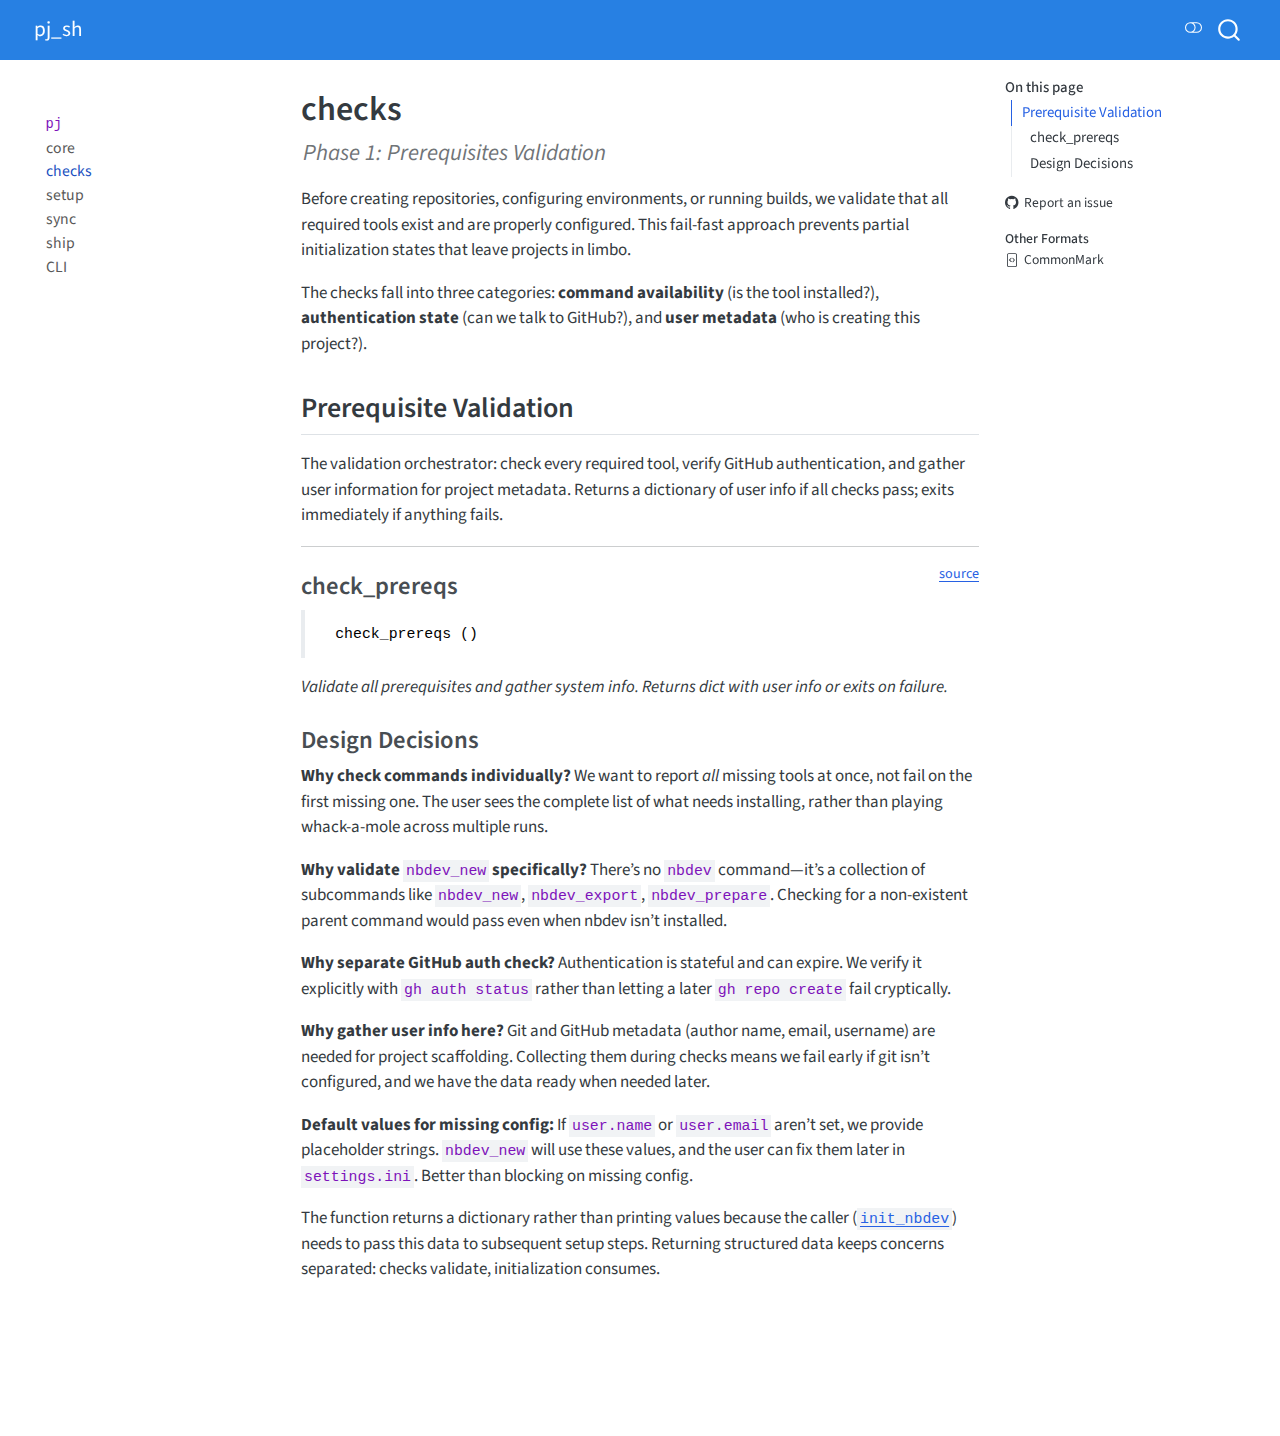
<file: checks.html>
<!DOCTYPE html>
<html xmlns="http://www.w3.org/1999/xhtml" lang="en" xml:lang="en"><head>

<meta charset="utf-8">
<meta name="generator" content="quarto-1.8.25">

<meta name="viewport" content="width=device-width, initial-scale=1.0, user-scalable=yes">

<meta name="description" content="Phase 1: Prerequisites Validation">

<title>checks – pj_sh</title>
<style>
code{white-space: pre-wrap;}
span.smallcaps{font-variant: small-caps;}
div.columns{display: flex; gap: min(4vw, 1.5em);}
div.column{flex: auto; overflow-x: auto;}
div.hanging-indent{margin-left: 1.5em; text-indent: -1.5em;}
ul.task-list{list-style: none;}
ul.task-list li input[type="checkbox"] {
  width: 0.8em;
  margin: 0 0.8em 0.2em -1em; /* quarto-specific, see https://github.com/quarto-dev/quarto-cli/issues/4556 */ 
  vertical-align: middle;
}
</style>


<script src="site_libs/quarto-nav/quarto-nav.js"></script>
<script src="site_libs/quarto-nav/headroom.min.js"></script>
<script src="site_libs/clipboard/clipboard.min.js"></script>
<script src="site_libs/quarto-search/autocomplete.umd.js"></script>
<script src="site_libs/quarto-search/fuse.min.js"></script>
<script src="site_libs/quarto-search/quarto-search.js"></script>
<meta name="quarto:offset" content="./">
<script src="site_libs/quarto-html/quarto.js" type="module"></script>
<script src="site_libs/quarto-html/tabsets/tabsets.js" type="module"></script>
<script src="site_libs/quarto-html/axe/axe-check.js" type="module"></script>
<script src="site_libs/quarto-html/popper.min.js"></script>
<script src="site_libs/quarto-html/tippy.umd.min.js"></script>
<script src="site_libs/quarto-html/anchor.min.js"></script>
<link href="site_libs/quarto-html/tippy.css" rel="stylesheet">
<link href="site_libs/quarto-html/quarto-syntax-highlighting-7b89279ff1a6dce999919e0e67d4d9ec.css" rel="stylesheet" class="quarto-color-scheme" id="quarto-text-highlighting-styles">
<link href="site_libs/quarto-html/quarto-syntax-highlighting-dark-707d8167ce6003fca903bfe2be84ab7f.css" rel="stylesheet" class="quarto-color-scheme quarto-color-alternate" id="quarto-text-highlighting-styles">
<link href="site_libs/quarto-html/quarto-syntax-highlighting-7b89279ff1a6dce999919e0e67d4d9ec.css" rel="stylesheet" class="quarto-color-scheme-extra" id="quarto-text-highlighting-styles">
<script src="site_libs/bootstrap/bootstrap.min.js"></script>
<link href="site_libs/bootstrap/bootstrap-icons.css" rel="stylesheet">
<link href="site_libs/bootstrap/bootstrap-000f0825b9c55ed21d14970d810c14a9.min.css" rel="stylesheet" append-hash="true" class="quarto-color-scheme" id="quarto-bootstrap" data-mode="light">
<link href="site_libs/bootstrap/bootstrap-dark-cd01ec01c313c8dcea9e2653ebc3bd31.min.css" rel="stylesheet" append-hash="true" class="quarto-color-scheme quarto-color-alternate" id="quarto-bootstrap" data-mode="dark">
<link href="site_libs/bootstrap/bootstrap-000f0825b9c55ed21d14970d810c14a9.min.css" rel="stylesheet" append-hash="true" class="quarto-color-scheme-extra" id="quarto-bootstrap" data-mode="light">
<script id="quarto-search-options" type="application/json">{
  "location": "navbar",
  "copy-button": false,
  "collapse-after": 3,
  "panel-placement": "end",
  "type": "overlay",
  "limit": 50,
  "keyboard-shortcut": [
    "f",
    "/",
    "s"
  ],
  "show-item-context": false,
  "language": {
    "search-no-results-text": "No results",
    "search-matching-documents-text": "matching documents",
    "search-copy-link-title": "Copy link to search",
    "search-hide-matches-text": "Hide additional matches",
    "search-more-match-text": "more match in this document",
    "search-more-matches-text": "more matches in this document",
    "search-clear-button-title": "Clear",
    "search-text-placeholder": "",
    "search-detached-cancel-button-title": "Cancel",
    "search-submit-button-title": "Submit",
    "search-label": "Search"
  }
}</script>


<link rel="stylesheet" href="styles.css">
<meta property="og:title" content="checks – pj_sh">
<meta property="og:description" content="Phase 1: Prerequisites Validation">
<meta property="og:site_name" content="pj_sh">
<meta name="twitter:title" content="checks – pj_sh">
<meta name="twitter:description" content="Phase 1: Prerequisites Validation">
<meta name="twitter:card" content="summary">
</head>

<body class="nav-sidebar floating nav-fixed quarto-light"><script id="quarto-html-before-body" type="application/javascript">
    const toggleBodyColorMode = (bsSheetEl) => {
      const mode = bsSheetEl.getAttribute("data-mode");
      const bodyEl = window.document.querySelector("body");
      if (mode === "dark") {
        bodyEl.classList.add("quarto-dark");
        bodyEl.classList.remove("quarto-light");
      } else {
        bodyEl.classList.add("quarto-light");
        bodyEl.classList.remove("quarto-dark");
      }
    }
    const toggleBodyColorPrimary = () => {
      const bsSheetEl = window.document.querySelector("link#quarto-bootstrap:not([rel=disabled-stylesheet])");
      if (bsSheetEl) {
        toggleBodyColorMode(bsSheetEl);
      }
    }
    const setColorSchemeToggle = (alternate) => {
      const toggles = window.document.querySelectorAll('.quarto-color-scheme-toggle');
      for (let i=0; i < toggles.length; i++) {
        const toggle = toggles[i];
        if (toggle) {
          if (alternate) {
            toggle.classList.add("alternate");
          } else {
            toggle.classList.remove("alternate");
          }
        }
      }
    };
    const toggleColorMode = (alternate) => {
      // Switch the stylesheets
      const primaryStylesheets = window.document.querySelectorAll('link.quarto-color-scheme:not(.quarto-color-alternate)');
      const alternateStylesheets = window.document.querySelectorAll('link.quarto-color-scheme.quarto-color-alternate');
      manageTransitions('#quarto-margin-sidebar .nav-link', false);
      if (alternate) {
        // note: dark is layered on light, we don't disable primary!
        enableStylesheet(alternateStylesheets);
        for (const sheetNode of alternateStylesheets) {
          if (sheetNode.id === "quarto-bootstrap") {
            toggleBodyColorMode(sheetNode);
          }
        }
      } else {
        disableStylesheet(alternateStylesheets);
        enableStylesheet(primaryStylesheets)
        toggleBodyColorPrimary();
      }
      manageTransitions('#quarto-margin-sidebar .nav-link', true);
      // Switch the toggles
      setColorSchemeToggle(alternate)
      // Hack to workaround the fact that safari doesn't
      // properly recolor the scrollbar when toggling (#1455)
      if (navigator.userAgent.indexOf('Safari') > 0 && navigator.userAgent.indexOf('Chrome') == -1) {
        manageTransitions("body", false);
        window.scrollTo(0, 1);
        setTimeout(() => {
          window.scrollTo(0, 0);
          manageTransitions("body", true);
        }, 40);
      }
    }
    const disableStylesheet = (stylesheets) => {
      for (let i=0; i < stylesheets.length; i++) {
        const stylesheet = stylesheets[i];
        stylesheet.rel = 'disabled-stylesheet';
      }
    }
    const enableStylesheet = (stylesheets) => {
      for (let i=0; i < stylesheets.length; i++) {
        const stylesheet = stylesheets[i];
        if(stylesheet.rel !== 'stylesheet') { // for Chrome, which will still FOUC without this check
          stylesheet.rel = 'stylesheet';
        }
      }
    }
    const manageTransitions = (selector, allowTransitions) => {
      const els = window.document.querySelectorAll(selector);
      for (let i=0; i < els.length; i++) {
        const el = els[i];
        if (allowTransitions) {
          el.classList.remove('notransition');
        } else {
          el.classList.add('notransition');
        }
      }
    }
    const isFileUrl = () => {
      return window.location.protocol === 'file:';
    }
    const hasAlternateSentinel = () => {
      let styleSentinel = getColorSchemeSentinel();
      if (styleSentinel !== null) {
        return styleSentinel === "alternate";
      } else {
        return false;
      }
    }
    const setStyleSentinel = (alternate) => {
      const value = alternate ? "alternate" : "default";
      if (!isFileUrl()) {
        window.localStorage.setItem("quarto-color-scheme", value);
      } else {
        localAlternateSentinel = value;
      }
    }
    const getColorSchemeSentinel = () => {
      if (!isFileUrl()) {
        const storageValue = window.localStorage.getItem("quarto-color-scheme");
        return storageValue != null ? storageValue : localAlternateSentinel;
      } else {
        return localAlternateSentinel;
      }
    }
    const toggleGiscusIfUsed = (isAlternate, darkModeDefault) => {
      const baseTheme = document.querySelector('#giscus-base-theme')?.value ?? 'light';
      const alternateTheme = document.querySelector('#giscus-alt-theme')?.value ?? 'dark';
      let newTheme = '';
      if(authorPrefersDark) {
        newTheme = isAlternate ? baseTheme : alternateTheme;
      } else {
        newTheme = isAlternate ? alternateTheme : baseTheme;
      }
      const changeGiscusTheme = () => {
        // From: https://github.com/giscus/giscus/issues/336
        const sendMessage = (message) => {
          const iframe = document.querySelector('iframe.giscus-frame');
          if (!iframe) return;
          iframe.contentWindow.postMessage({ giscus: message }, 'https://giscus.app');
        }
        sendMessage({
          setConfig: {
            theme: newTheme
          }
        });
      }
      const isGiscussLoaded = window.document.querySelector('iframe.giscus-frame') !== null;
      if (isGiscussLoaded) {
        changeGiscusTheme();
      }
    };
    const authorPrefersDark = false;
    const darkModeDefault = authorPrefersDark;
      document.querySelector('link#quarto-text-highlighting-styles.quarto-color-scheme-extra').rel = 'disabled-stylesheet';
      document.querySelector('link#quarto-bootstrap.quarto-color-scheme-extra').rel = 'disabled-stylesheet';
    let localAlternateSentinel = darkModeDefault ? 'alternate' : 'default';
    // Dark / light mode switch
    window.quartoToggleColorScheme = () => {
      // Read the current dark / light value
      let toAlternate = !hasAlternateSentinel();
      toggleColorMode(toAlternate);
      setStyleSentinel(toAlternate);
      toggleGiscusIfUsed(toAlternate, darkModeDefault);
      window.dispatchEvent(new Event('resize'));
    };
    // Switch to dark mode if need be
    if (hasAlternateSentinel()) {
      toggleColorMode(true);
    } else {
      toggleColorMode(false);
    }
  </script>

<div id="quarto-search-results"></div>
  <header id="quarto-header" class="headroom fixed-top">
    <nav class="navbar navbar-expand-lg " data-bs-theme="dark">
      <div class="navbar-container container-fluid">
      <div class="navbar-brand-container mx-auto">
    <a href="./index.html" class="navbar-brand navbar-brand-logo">
    </a>
    <a class="navbar-brand" href="./index.html">
    <span class="navbar-title">pj_sh</span>
    </a>
  </div>
        <div class="quarto-navbar-tools tools-end">
  <a href="" class="quarto-color-scheme-toggle quarto-navigation-tool  px-1" onclick="window.quartoToggleColorScheme(); return false;" title="Toggle dark mode"><i class="bi"></i></a>
</div>
          <div id="quarto-search" class="" title="Search"></div>
      </div> <!-- /container-fluid -->
    </nav>
  <nav class="quarto-secondary-nav">
    <div class="container-fluid d-flex">
      <button type="button" class="quarto-btn-toggle btn" data-bs-toggle="collapse" role="button" data-bs-target=".quarto-sidebar-collapse-item" aria-controls="quarto-sidebar" aria-expanded="false" aria-label="Toggle sidebar navigation" onclick="if (window.quartoToggleHeadroom) { window.quartoToggleHeadroom(); }">
        <i class="bi bi-layout-text-sidebar-reverse"></i>
      </button>
        <nav class="quarto-page-breadcrumbs" aria-label="breadcrumb"><ol class="breadcrumb"><li class="breadcrumb-item"><a href="./checks.html">checks</a></li></ol></nav>
        <a class="flex-grow-1" role="navigation" data-bs-toggle="collapse" data-bs-target=".quarto-sidebar-collapse-item" aria-controls="quarto-sidebar" aria-expanded="false" aria-label="Toggle sidebar navigation" onclick="if (window.quartoToggleHeadroom) { window.quartoToggleHeadroom(); }">      
        </a>
    </div>
  </nav>
</header>
<!-- content -->
<div id="quarto-content" class="quarto-container page-columns page-rows-contents page-layout-article page-navbar">
<!-- sidebar -->
  <nav id="quarto-sidebar" class="sidebar collapse collapse-horizontal quarto-sidebar-collapse-item sidebar-navigation floating overflow-auto">
    <div class="pt-lg-2 mt-2 text-left sidebar-header">
      <a href="./index.html" class="sidebar-logo-link">
      </a>
      </div>
    <div class="sidebar-menu-container"> 
    <ul class="list-unstyled mt-1">
        <li class="sidebar-item">
  <div class="sidebar-item-container"> 
  <a href="./index.html" class="sidebar-item-text sidebar-link">
 <span class="menu-text"><code>pj</code></span></a>
  </div>
</li>
        <li class="sidebar-item">
  <div class="sidebar-item-container"> 
  <a href="./core.html" class="sidebar-item-text sidebar-link">
 <span class="menu-text">core</span></a>
  </div>
</li>
        <li class="sidebar-item">
  <div class="sidebar-item-container"> 
  <a href="./checks.html" class="sidebar-item-text sidebar-link active">
 <span class="menu-text">checks</span></a>
  </div>
</li>
        <li class="sidebar-item">
  <div class="sidebar-item-container"> 
  <a href="./setup.html" class="sidebar-item-text sidebar-link">
 <span class="menu-text">setup</span></a>
  </div>
</li>
        <li class="sidebar-item">
  <div class="sidebar-item-container"> 
  <a href="./sync.html" class="sidebar-item-text sidebar-link">
 <span class="menu-text">sync</span></a>
  </div>
</li>
        <li class="sidebar-item">
  <div class="sidebar-item-container"> 
  <a href="./ship.html" class="sidebar-item-text sidebar-link">
 <span class="menu-text">ship</span></a>
  </div>
</li>
        <li class="sidebar-item">
  <div class="sidebar-item-container"> 
  <a href="./cli.html" class="sidebar-item-text sidebar-link">
 <span class="menu-text">CLI</span></a>
  </div>
</li>
    </ul>
    </div>
</nav>
<div id="quarto-sidebar-glass" class="quarto-sidebar-collapse-item" data-bs-toggle="collapse" data-bs-target=".quarto-sidebar-collapse-item"></div>
<!-- margin-sidebar -->
    <div id="quarto-margin-sidebar" class="sidebar margin-sidebar">
        <nav id="TOC" role="doc-toc" class="toc-active">
    <h2 id="toc-title">On this page</h2>
   
  <ul>
  <li><a href="#prerequisite-validation" id="toc-prerequisite-validation" class="nav-link active" data-scroll-target="#prerequisite-validation">Prerequisite Validation</a>
  <ul class="collapse">
  <li><a href="#check_prereqs" id="toc-check_prereqs" class="nav-link" data-scroll-target="#check_prereqs">check_prereqs</a></li>
  <li><a href="#design-decisions" id="toc-design-decisions" class="nav-link" data-scroll-target="#design-decisions">Design Decisions</a></li>
  </ul></li>
  </ul>
<div class="toc-actions"><ul><li><a href="https://github.com/kitled/pj/issues/new" class="toc-action"><i class="bi bi-github"></i>Report an issue</a></li></ul></div><div class="quarto-alternate-formats"><h2>Other Formats</h2><ul><li><a href="checks.html.md"><i class="bi bi-file-code"></i>CommonMark</a></li></ul></div></nav>
    </div>
<!-- main -->
<main class="content" id="quarto-document-content">


<header id="title-block-header" class="quarto-title-block default">
<div class="quarto-title">
<h1 class="title">checks</h1>
</div>

<div>
  <div class="description">
    Phase 1: Prerequisites Validation
  </div>
</div>


<div class="quarto-title-meta">

    
  
    
  </div>
  


</header>


<!-- WARNING: THIS FILE WAS AUTOGENERATED! DO NOT EDIT! -->
<p>Before creating repositories, configuring environments, or running builds, we validate that all required tools exist and are properly configured. This fail-fast approach prevents partial initialization states that leave projects in limbo.</p>
<p>The checks fall into three categories: <strong>command availability</strong> (is the tool installed?), <strong>authentication state</strong> (can we talk to GitHub?), and <strong>user metadata</strong> (who is creating this project?).</p>
<section id="prerequisite-validation" class="level2">
<h2 class="anchored" data-anchor-id="prerequisite-validation">Prerequisite Validation</h2>
<p>The validation orchestrator: check every required tool, verify GitHub authentication, and gather user information for project metadata. Returns a dictionary of user info if all checks pass; exits immediately if anything fails.</p>
<hr>
<p><a href="https://github.com/kitled/pj/blob/main/pj/checks.py#L14" target="_blank" style="float:right; font-size:smaller">source</a></p>
<section id="check_prereqs" class="level3">
<h3 class="anchored" data-anchor-id="check_prereqs">check_prereqs</h3>
<blockquote class="blockquote">
<pre><code> check_prereqs ()</code></pre>
</blockquote>
<p><em>Validate all prerequisites and gather system info. Returns dict with user info or exits on failure.</em></p>
</section>
<section id="design-decisions" class="level3">
<h3 class="anchored" data-anchor-id="design-decisions">Design Decisions</h3>
<p><strong>Why check commands individually?</strong> We want to report <em>all</em> missing tools at once, not fail on the first missing one. The user sees the complete list of what needs installing, rather than playing whack-a-mole across multiple runs.</p>
<p><strong>Why validate <code>nbdev_new</code> specifically?</strong> There’s no <code>nbdev</code> command—it’s a collection of subcommands like <code>nbdev_new</code>, <code>nbdev_export</code>, <code>nbdev_prepare</code>. Checking for a non-existent parent command would pass even when nbdev isn’t installed.</p>
<p><strong>Why separate GitHub auth check?</strong> Authentication is stateful and can expire. We verify it explicitly with <code>gh auth status</code> rather than letting a later <code>gh repo create</code> fail cryptically.</p>
<p><strong>Why gather user info here?</strong> Git and GitHub metadata (author name, email, username) are needed for project scaffolding. Collecting them during checks means we fail early if git isn’t configured, and we have the data ready when needed later.</p>
<p><strong>Default values for missing config:</strong> If <code>user.name</code> or <code>user.email</code> aren’t set, we provide placeholder strings. <code>nbdev_new</code> will use these values, and the user can fix them later in <code>settings.ini</code>. Better than blocking on missing config.</p>
<p>The function returns a dictionary rather than printing values because the caller (<a href="https://kitled.github.io/pj/setup.html#init_nbdev"><code>init_nbdev</code></a>) needs to pass this data to subsequent setup steps. Returning structured data keeps concerns separated: checks validate, initialization consumes.</p>


</section>
</section>

</main> <!-- /main -->
<script id="quarto-html-after-body" type="application/javascript">
  window.document.addEventListener("DOMContentLoaded", function (event) {
    // Ensure there is a toggle, if there isn't float one in the top right
    if (window.document.querySelector('.quarto-color-scheme-toggle') === null) {
      const a = window.document.createElement('a');
      a.classList.add('top-right');
      a.classList.add('quarto-color-scheme-toggle');
      a.href = "";
      a.onclick = function() { try { window.quartoToggleColorScheme(); } catch {} return false; };
      const i = window.document.createElement("i");
      i.classList.add('bi');
      a.appendChild(i);
      window.document.body.appendChild(a);
    }
    setColorSchemeToggle(hasAlternateSentinel())
    const icon = "";
    const anchorJS = new window.AnchorJS();
    anchorJS.options = {
      placement: 'right',
      icon: icon
    };
    anchorJS.add('.anchored');
    const isCodeAnnotation = (el) => {
      for (const clz of el.classList) {
        if (clz.startsWith('code-annotation-')) {                     
          return true;
        }
      }
      return false;
    }
    const onCopySuccess = function(e) {
      // button target
      const button = e.trigger;
      // don't keep focus
      button.blur();
      // flash "checked"
      button.classList.add('code-copy-button-checked');
      var currentTitle = button.getAttribute("title");
      button.setAttribute("title", "Copied!");
      let tooltip;
      if (window.bootstrap) {
        button.setAttribute("data-bs-toggle", "tooltip");
        button.setAttribute("data-bs-placement", "left");
        button.setAttribute("data-bs-title", "Copied!");
        tooltip = new bootstrap.Tooltip(button, 
          { trigger: "manual", 
            customClass: "code-copy-button-tooltip",
            offset: [0, -8]});
        tooltip.show();    
      }
      setTimeout(function() {
        if (tooltip) {
          tooltip.hide();
          button.removeAttribute("data-bs-title");
          button.removeAttribute("data-bs-toggle");
          button.removeAttribute("data-bs-placement");
        }
        button.setAttribute("title", currentTitle);
        button.classList.remove('code-copy-button-checked');
      }, 1000);
      // clear code selection
      e.clearSelection();
    }
    const getTextToCopy = function(trigger) {
      const outerScaffold = trigger.parentElement.cloneNode(true);
      const codeEl = outerScaffold.querySelector('code');
      for (const childEl of codeEl.children) {
        if (isCodeAnnotation(childEl)) {
          childEl.remove();
        }
      }
      return codeEl.innerText;
    }
    const clipboard = new window.ClipboardJS('.code-copy-button:not([data-in-quarto-modal])', {
      text: getTextToCopy
    });
    clipboard.on('success', onCopySuccess);
    if (window.document.getElementById('quarto-embedded-source-code-modal')) {
      const clipboardModal = new window.ClipboardJS('.code-copy-button[data-in-quarto-modal]', {
        text: getTextToCopy,
        container: window.document.getElementById('quarto-embedded-source-code-modal')
      });
      clipboardModal.on('success', onCopySuccess);
    }
      var localhostRegex = new RegExp(/^(?:http|https):\/\/localhost\:?[0-9]*\//);
      var mailtoRegex = new RegExp(/^mailto:/);
        var filterRegex = new RegExp("https:\/\/kitled\.github\.io\/pj");
      var isInternal = (href) => {
          return filterRegex.test(href) || localhostRegex.test(href) || mailtoRegex.test(href);
      }
      // Inspect non-navigation links and adorn them if external
     var links = window.document.querySelectorAll('a[href]:not(.nav-link):not(.navbar-brand):not(.toc-action):not(.sidebar-link):not(.sidebar-item-toggle):not(.pagination-link):not(.no-external):not([aria-hidden]):not(.dropdown-item):not(.quarto-navigation-tool):not(.about-link)');
      for (var i=0; i<links.length; i++) {
        const link = links[i];
        if (!isInternal(link.href)) {
          // undo the damage that might have been done by quarto-nav.js in the case of
          // links that we want to consider external
          if (link.dataset.originalHref !== undefined) {
            link.href = link.dataset.originalHref;
          }
        }
      }
    function tippyHover(el, contentFn, onTriggerFn, onUntriggerFn) {
      const config = {
        allowHTML: true,
        maxWidth: 500,
        delay: 100,
        arrow: false,
        appendTo: function(el) {
            return el.parentElement;
        },
        interactive: true,
        interactiveBorder: 10,
        theme: 'quarto',
        placement: 'bottom-start',
      };
      if (contentFn) {
        config.content = contentFn;
      }
      if (onTriggerFn) {
        config.onTrigger = onTriggerFn;
      }
      if (onUntriggerFn) {
        config.onUntrigger = onUntriggerFn;
      }
      window.tippy(el, config); 
    }
    const noterefs = window.document.querySelectorAll('a[role="doc-noteref"]');
    for (var i=0; i<noterefs.length; i++) {
      const ref = noterefs[i];
      tippyHover(ref, function() {
        // use id or data attribute instead here
        let href = ref.getAttribute('data-footnote-href') || ref.getAttribute('href');
        try { href = new URL(href).hash; } catch {}
        const id = href.replace(/^#\/?/, "");
        const note = window.document.getElementById(id);
        if (note) {
          return note.innerHTML;
        } else {
          return "";
        }
      });
    }
    const xrefs = window.document.querySelectorAll('a.quarto-xref');
    const processXRef = (id, note) => {
      // Strip column container classes
      const stripColumnClz = (el) => {
        el.classList.remove("page-full", "page-columns");
        if (el.children) {
          for (const child of el.children) {
            stripColumnClz(child);
          }
        }
      }
      stripColumnClz(note)
      if (id === null || id.startsWith('sec-')) {
        // Special case sections, only their first couple elements
        const container = document.createElement("div");
        if (note.children && note.children.length > 2) {
          container.appendChild(note.children[0].cloneNode(true));
          for (let i = 1; i < note.children.length; i++) {
            const child = note.children[i];
            if (child.tagName === "P" && child.innerText === "") {
              continue;
            } else {
              container.appendChild(child.cloneNode(true));
              break;
            }
          }
          if (window.Quarto?.typesetMath) {
            window.Quarto.typesetMath(container);
          }
          return container.innerHTML
        } else {
          if (window.Quarto?.typesetMath) {
            window.Quarto.typesetMath(note);
          }
          return note.innerHTML;
        }
      } else {
        // Remove any anchor links if they are present
        const anchorLink = note.querySelector('a.anchorjs-link');
        if (anchorLink) {
          anchorLink.remove();
        }
        if (window.Quarto?.typesetMath) {
          window.Quarto.typesetMath(note);
        }
        if (note.classList.contains("callout")) {
          return note.outerHTML;
        } else {
          return note.innerHTML;
        }
      }
    }
    for (var i=0; i<xrefs.length; i++) {
      const xref = xrefs[i];
      tippyHover(xref, undefined, function(instance) {
        instance.disable();
        let url = xref.getAttribute('href');
        let hash = undefined; 
        if (url.startsWith('#')) {
          hash = url;
        } else {
          try { hash = new URL(url).hash; } catch {}
        }
        if (hash) {
          const id = hash.replace(/^#\/?/, "");
          const note = window.document.getElementById(id);
          if (note !== null) {
            try {
              const html = processXRef(id, note.cloneNode(true));
              instance.setContent(html);
            } finally {
              instance.enable();
              instance.show();
            }
          } else {
            // See if we can fetch this
            fetch(url.split('#')[0])
            .then(res => res.text())
            .then(html => {
              const parser = new DOMParser();
              const htmlDoc = parser.parseFromString(html, "text/html");
              const note = htmlDoc.getElementById(id);
              if (note !== null) {
                const html = processXRef(id, note);
                instance.setContent(html);
              } 
            }).finally(() => {
              instance.enable();
              instance.show();
            });
          }
        } else {
          // See if we can fetch a full url (with no hash to target)
          // This is a special case and we should probably do some content thinning / targeting
          fetch(url)
          .then(res => res.text())
          .then(html => {
            const parser = new DOMParser();
            const htmlDoc = parser.parseFromString(html, "text/html");
            const note = htmlDoc.querySelector('main.content');
            if (note !== null) {
              // This should only happen for chapter cross references
              // (since there is no id in the URL)
              // remove the first header
              if (note.children.length > 0 && note.children[0].tagName === "HEADER") {
                note.children[0].remove();
              }
              const html = processXRef(null, note);
              instance.setContent(html);
            } 
          }).finally(() => {
            instance.enable();
            instance.show();
          });
        }
      }, function(instance) {
      });
    }
        let selectedAnnoteEl;
        const selectorForAnnotation = ( cell, annotation) => {
          let cellAttr = 'data-code-cell="' + cell + '"';
          let lineAttr = 'data-code-annotation="' +  annotation + '"';
          const selector = 'span[' + cellAttr + '][' + lineAttr + ']';
          return selector;
        }
        const selectCodeLines = (annoteEl) => {
          const doc = window.document;
          const targetCell = annoteEl.getAttribute("data-target-cell");
          const targetAnnotation = annoteEl.getAttribute("data-target-annotation");
          const annoteSpan = window.document.querySelector(selectorForAnnotation(targetCell, targetAnnotation));
          const lines = annoteSpan.getAttribute("data-code-lines").split(",");
          const lineIds = lines.map((line) => {
            return targetCell + "-" + line;
          })
          let top = null;
          let height = null;
          let parent = null;
          if (lineIds.length > 0) {
              //compute the position of the single el (top and bottom and make a div)
              const el = window.document.getElementById(lineIds[0]);
              top = el.offsetTop;
              height = el.offsetHeight;
              parent = el.parentElement.parentElement;
            if (lineIds.length > 1) {
              const lastEl = window.document.getElementById(lineIds[lineIds.length - 1]);
              const bottom = lastEl.offsetTop + lastEl.offsetHeight;
              height = bottom - top;
            }
            if (top !== null && height !== null && parent !== null) {
              // cook up a div (if necessary) and position it 
              let div = window.document.getElementById("code-annotation-line-highlight");
              if (div === null) {
                div = window.document.createElement("div");
                div.setAttribute("id", "code-annotation-line-highlight");
                div.style.position = 'absolute';
                parent.appendChild(div);
              }
              div.style.top = top - 2 + "px";
              div.style.height = height + 4 + "px";
              div.style.left = 0;
              let gutterDiv = window.document.getElementById("code-annotation-line-highlight-gutter");
              if (gutterDiv === null) {
                gutterDiv = window.document.createElement("div");
                gutterDiv.setAttribute("id", "code-annotation-line-highlight-gutter");
                gutterDiv.style.position = 'absolute';
                const codeCell = window.document.getElementById(targetCell);
                const gutter = codeCell.querySelector('.code-annotation-gutter');
                gutter.appendChild(gutterDiv);
              }
              gutterDiv.style.top = top - 2 + "px";
              gutterDiv.style.height = height + 4 + "px";
            }
            selectedAnnoteEl = annoteEl;
          }
        };
        const unselectCodeLines = () => {
          const elementsIds = ["code-annotation-line-highlight", "code-annotation-line-highlight-gutter"];
          elementsIds.forEach((elId) => {
            const div = window.document.getElementById(elId);
            if (div) {
              div.remove();
            }
          });
          selectedAnnoteEl = undefined;
        };
          // Handle positioning of the toggle
      window.addEventListener(
        "resize",
        throttle(() => {
          elRect = undefined;
          if (selectedAnnoteEl) {
            selectCodeLines(selectedAnnoteEl);
          }
        }, 10)
      );
      function throttle(fn, ms) {
      let throttle = false;
      let timer;
        return (...args) => {
          if(!throttle) { // first call gets through
              fn.apply(this, args);
              throttle = true;
          } else { // all the others get throttled
              if(timer) clearTimeout(timer); // cancel #2
              timer = setTimeout(() => {
                fn.apply(this, args);
                timer = throttle = false;
              }, ms);
          }
        };
      }
        // Attach click handler to the DT
        const annoteDls = window.document.querySelectorAll('dt[data-target-cell]');
        for (const annoteDlNode of annoteDls) {
          annoteDlNode.addEventListener('click', (event) => {
            const clickedEl = event.target;
            if (clickedEl !== selectedAnnoteEl) {
              unselectCodeLines();
              const activeEl = window.document.querySelector('dt[data-target-cell].code-annotation-active');
              if (activeEl) {
                activeEl.classList.remove('code-annotation-active');
              }
              selectCodeLines(clickedEl);
              clickedEl.classList.add('code-annotation-active');
            } else {
              // Unselect the line
              unselectCodeLines();
              clickedEl.classList.remove('code-annotation-active');
            }
          });
        }
    const findCites = (el) => {
      const parentEl = el.parentElement;
      if (parentEl) {
        const cites = parentEl.dataset.cites;
        if (cites) {
          return {
            el,
            cites: cites.split(' ')
          };
        } else {
          return findCites(el.parentElement)
        }
      } else {
        return undefined;
      }
    };
    var bibliorefs = window.document.querySelectorAll('a[role="doc-biblioref"]');
    for (var i=0; i<bibliorefs.length; i++) {
      const ref = bibliorefs[i];
      const citeInfo = findCites(ref);
      if (citeInfo) {
        tippyHover(citeInfo.el, function() {
          var popup = window.document.createElement('div');
          citeInfo.cites.forEach(function(cite) {
            var citeDiv = window.document.createElement('div');
            citeDiv.classList.add('hanging-indent');
            citeDiv.classList.add('csl-entry');
            var biblioDiv = window.document.getElementById('ref-' + cite);
            if (biblioDiv) {
              citeDiv.innerHTML = biblioDiv.innerHTML;
            }
            popup.appendChild(citeDiv);
          });
          return popup.innerHTML;
        });
      }
    }
  });
  </script>
</div> <!-- /content -->




<footer class="footer"><div class="nav-footer"><div class="nav-footer-center"><div class="toc-actions d-sm-block d-md-none"><ul><li><a href="https://github.com/kitled/pj/issues/new" class="toc-action"><i class="bi bi-github"></i>Report an issue</a></li></ul></div></div></div></footer></body></html>
</file>
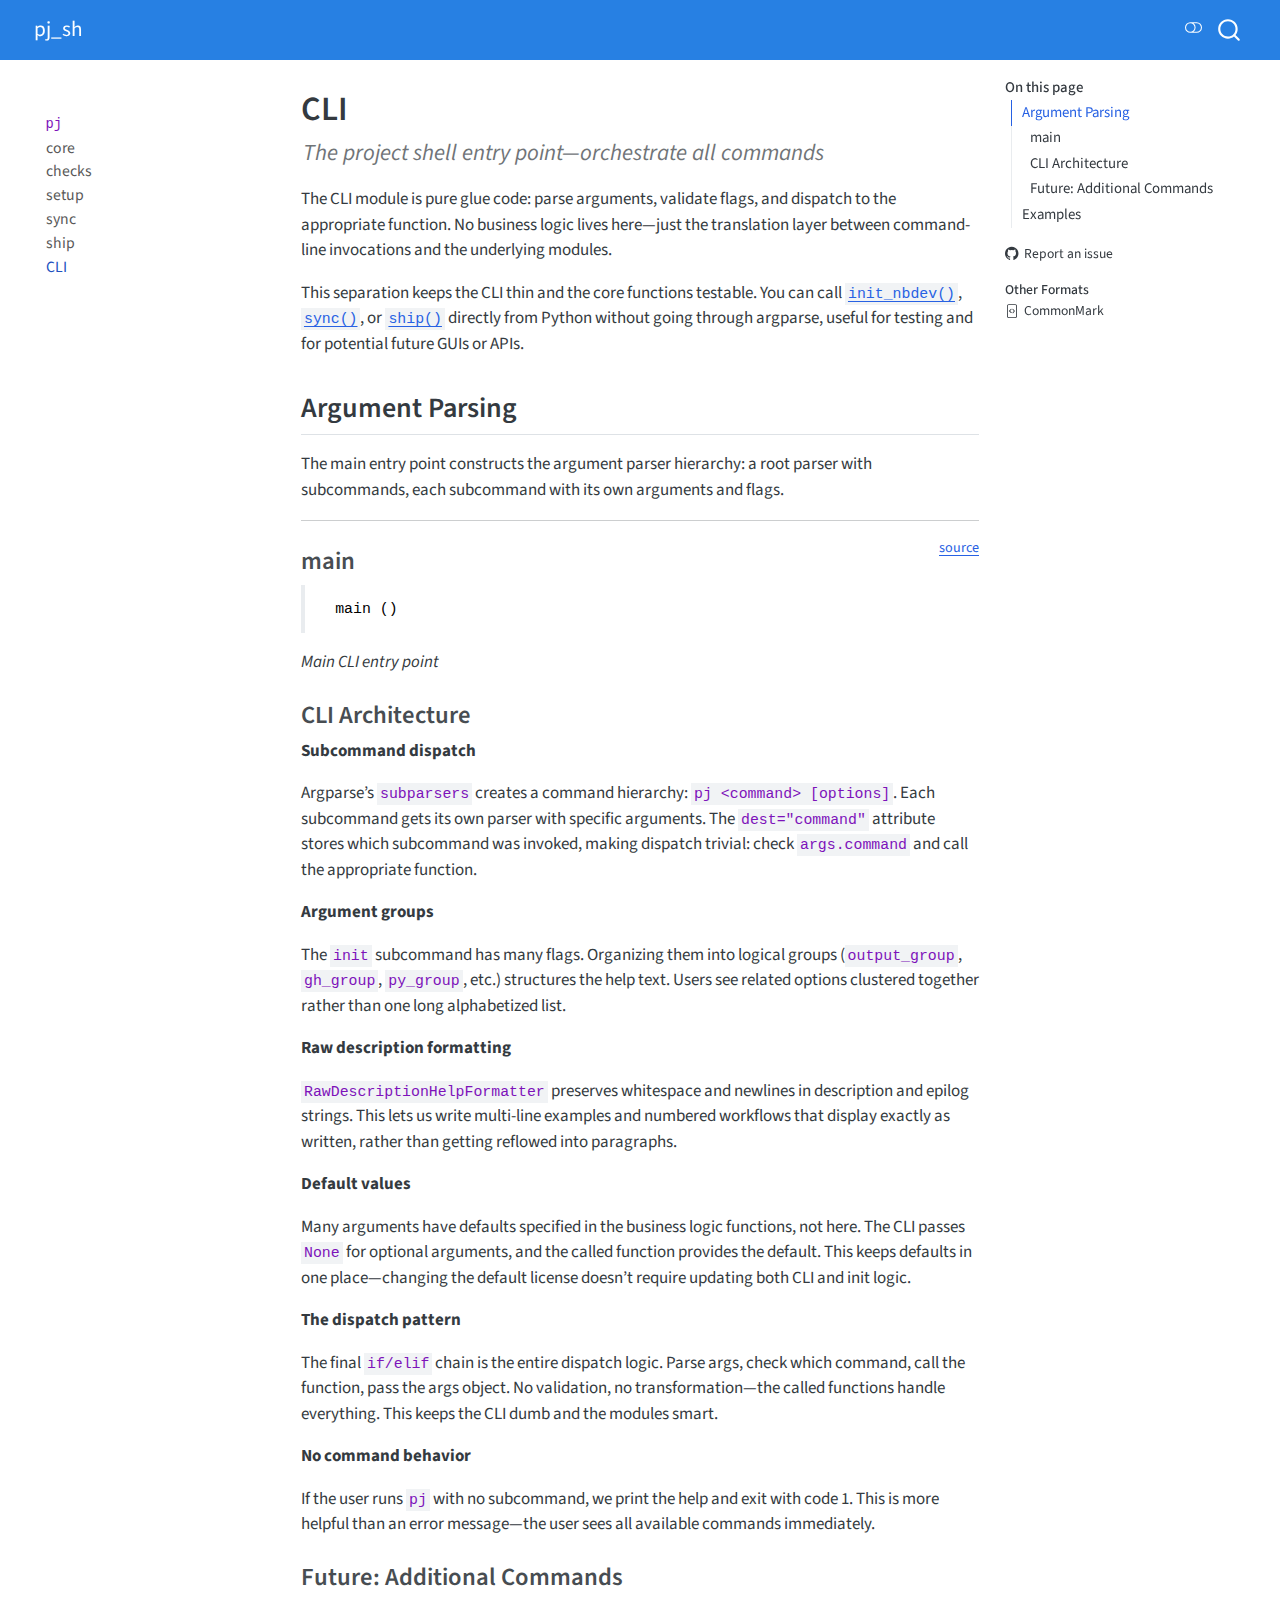
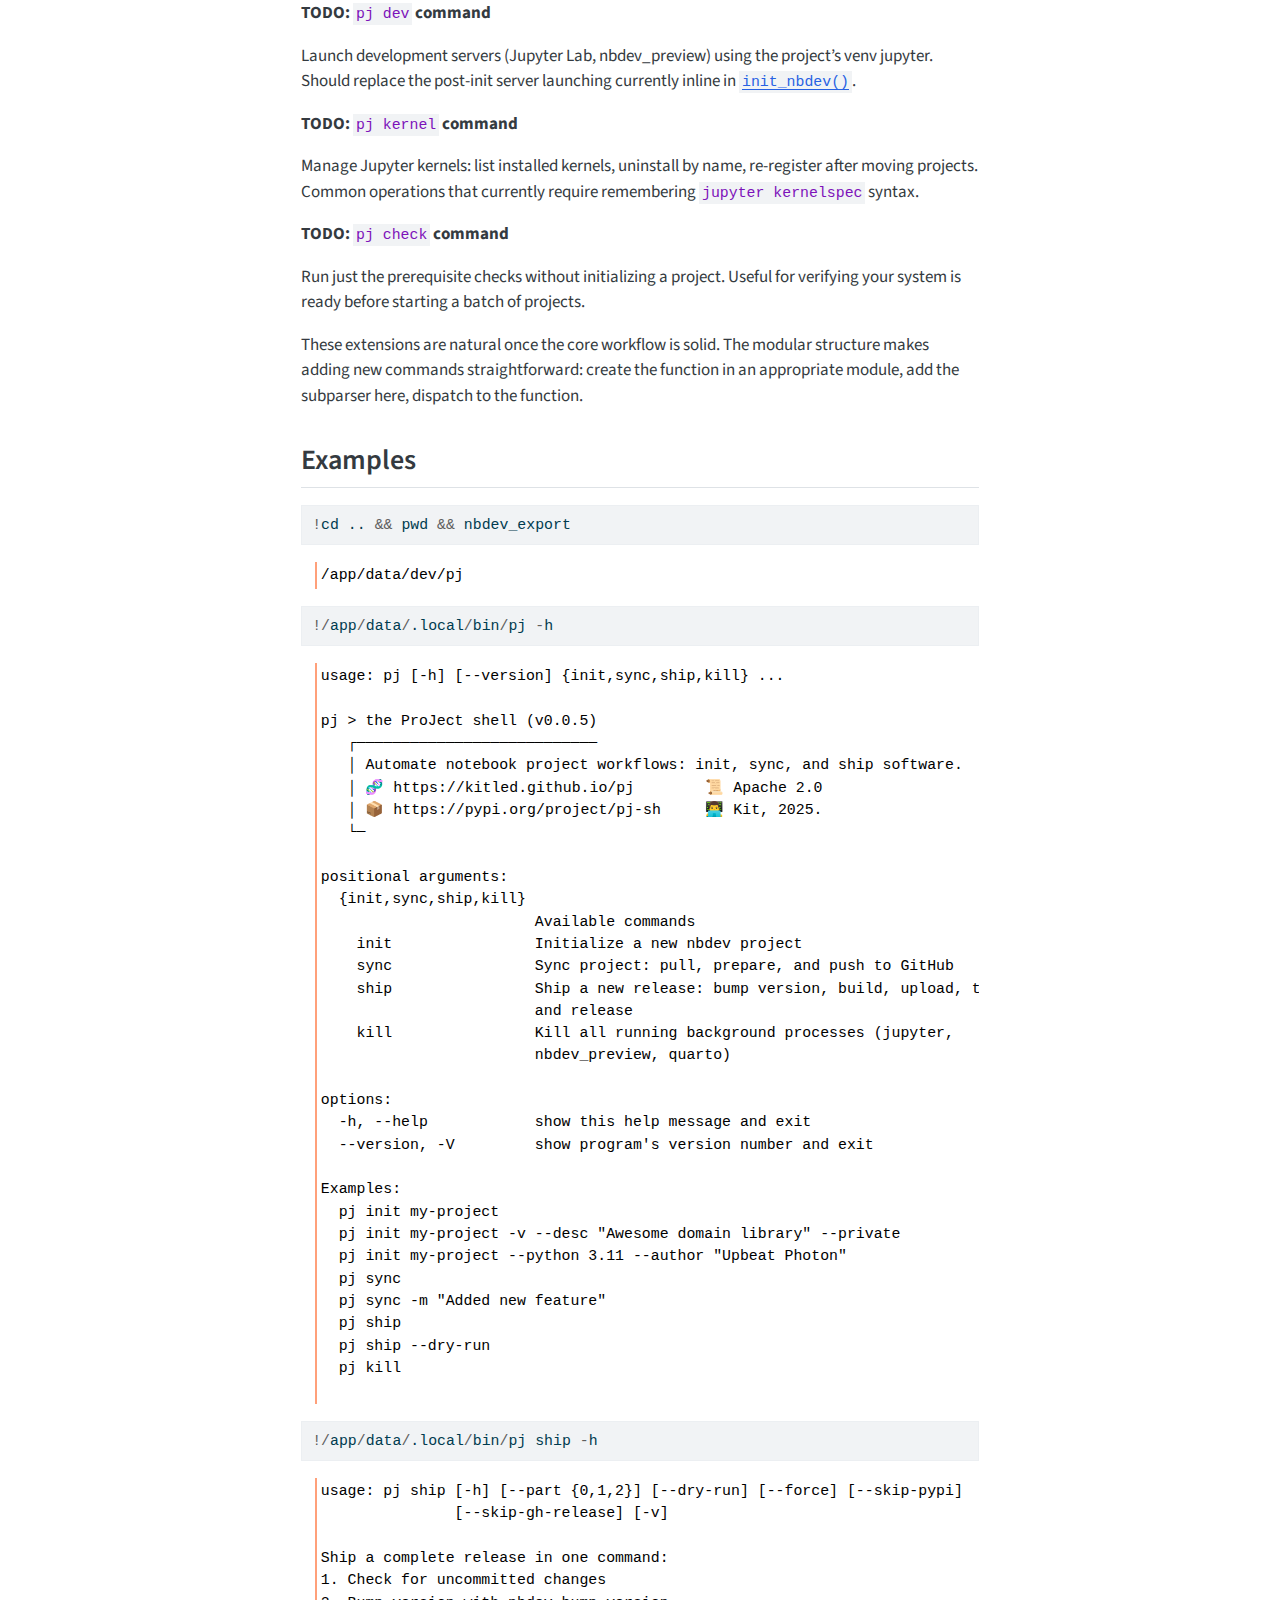
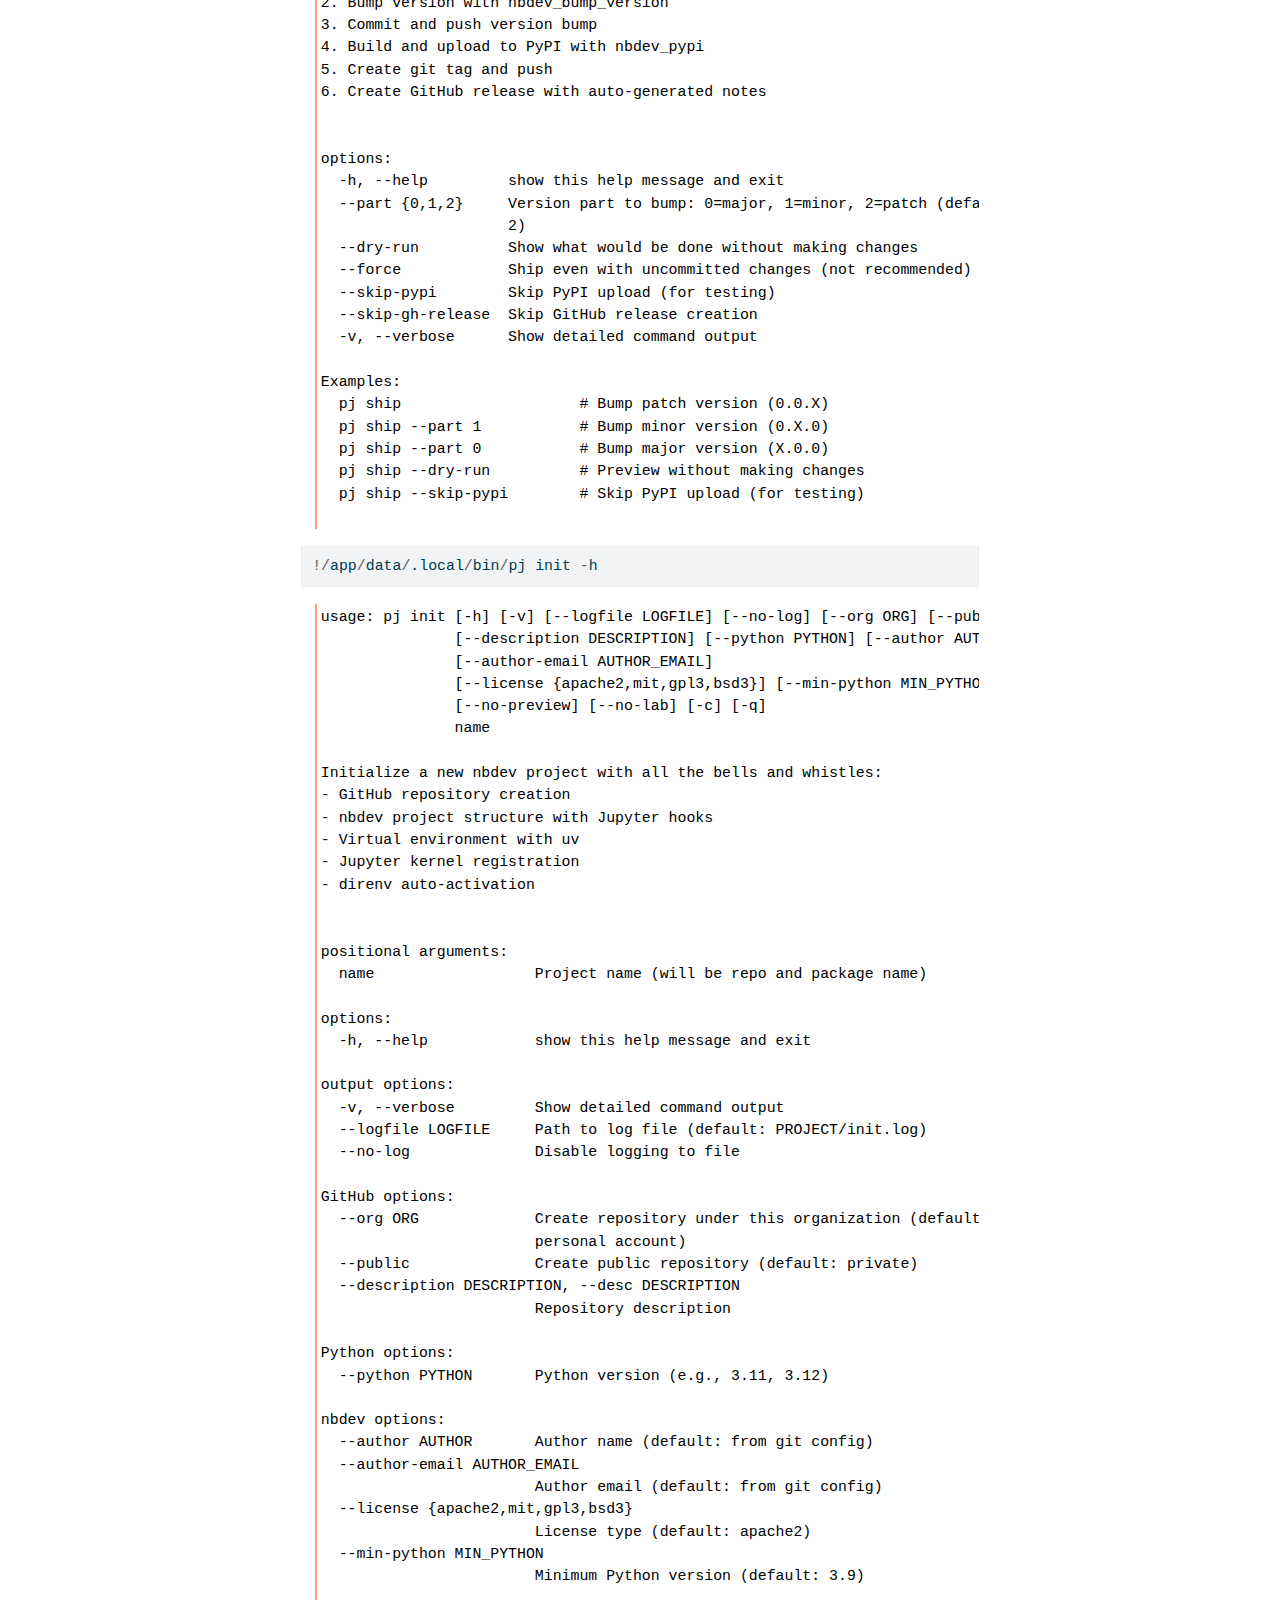
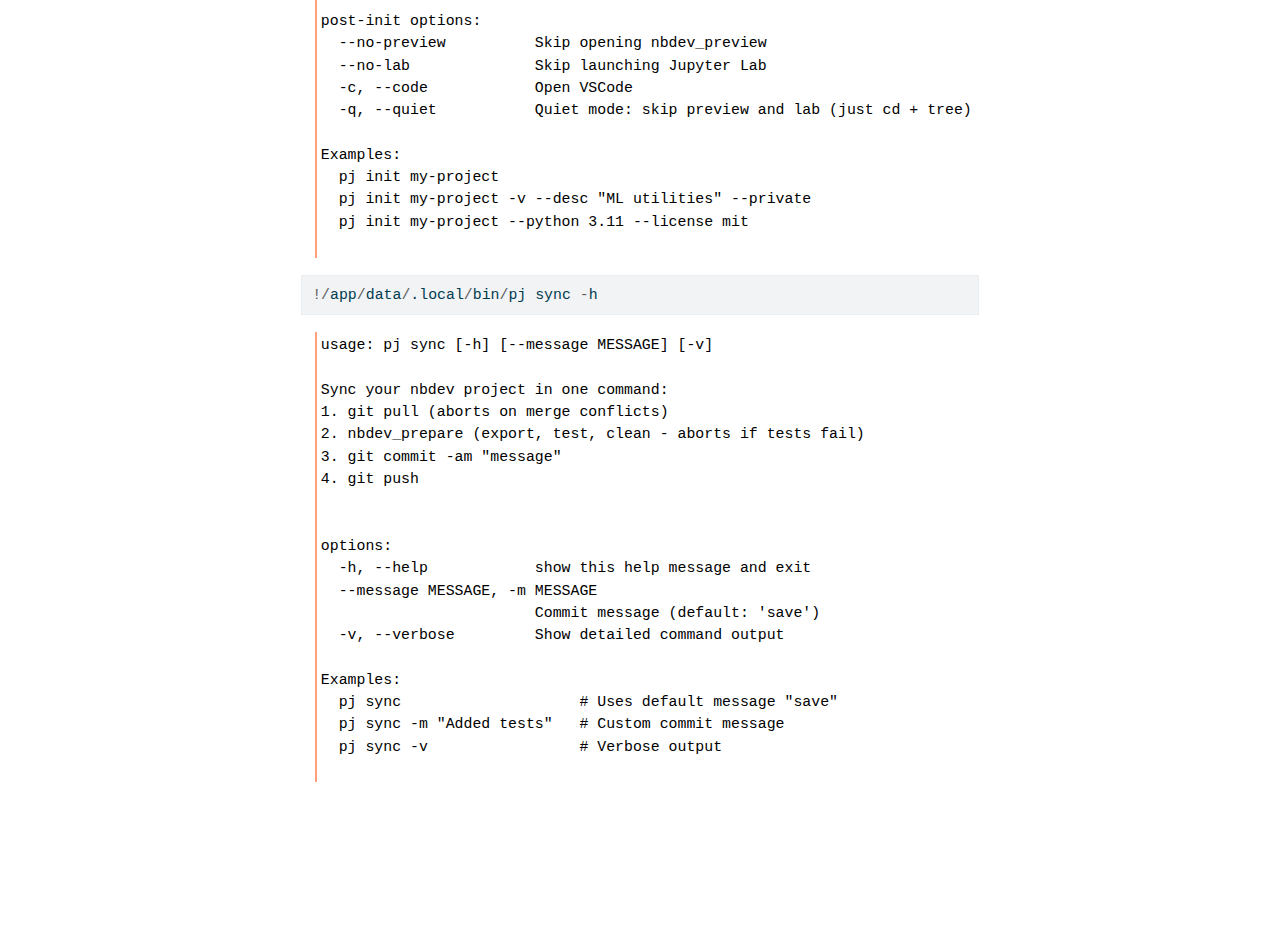
<file: cli.html>
<!DOCTYPE html>
<html xmlns="http://www.w3.org/1999/xhtml" lang="en" xml:lang="en"><head>

<meta charset="utf-8">
<meta name="generator" content="quarto-1.8.25">

<meta name="viewport" content="width=device-width, initial-scale=1.0, user-scalable=yes">

<meta name="description" content="The project shell entry point—orchestrate all commands">

<title>CLI – pj_sh</title>
<style>
code{white-space: pre-wrap;}
span.smallcaps{font-variant: small-caps;}
div.columns{display: flex; gap: min(4vw, 1.5em);}
div.column{flex: auto; overflow-x: auto;}
div.hanging-indent{margin-left: 1.5em; text-indent: -1.5em;}
ul.task-list{list-style: none;}
ul.task-list li input[type="checkbox"] {
  width: 0.8em;
  margin: 0 0.8em 0.2em -1em; /* quarto-specific, see https://github.com/quarto-dev/quarto-cli/issues/4556 */ 
  vertical-align: middle;
}
/* CSS for syntax highlighting */
html { -webkit-text-size-adjust: 100%; }
pre > code.sourceCode { white-space: pre; position: relative; }
pre > code.sourceCode > span { display: inline-block; line-height: 1.25; }
pre > code.sourceCode > span:empty { height: 1.2em; }
.sourceCode { overflow: visible; }
code.sourceCode > span { color: inherit; text-decoration: inherit; }
div.sourceCode { margin: 1em 0; }
pre.sourceCode { margin: 0; }
@media screen {
div.sourceCode { overflow: auto; }
}
@media print {
pre > code.sourceCode { white-space: pre-wrap; }
pre > code.sourceCode > span { text-indent: -5em; padding-left: 5em; }
}
pre.numberSource code
  { counter-reset: source-line 0; }
pre.numberSource code > span
  { position: relative; left: -4em; counter-increment: source-line; }
pre.numberSource code > span > a:first-child::before
  { content: counter(source-line);
    position: relative; left: -1em; text-align: right; vertical-align: baseline;
    border: none; display: inline-block;
    -webkit-touch-callout: none; -webkit-user-select: none;
    -khtml-user-select: none; -moz-user-select: none;
    -ms-user-select: none; user-select: none;
    padding: 0 4px; width: 4em;
  }
pre.numberSource { margin-left: 3em;  padding-left: 4px; }
div.sourceCode
  {   }
@media screen {
pre > code.sourceCode > span > a:first-child::before { text-decoration: underline; }
}
</style>


<script src="site_libs/quarto-nav/quarto-nav.js"></script>
<script src="site_libs/quarto-nav/headroom.min.js"></script>
<script src="site_libs/clipboard/clipboard.min.js"></script>
<script src="site_libs/quarto-search/autocomplete.umd.js"></script>
<script src="site_libs/quarto-search/fuse.min.js"></script>
<script src="site_libs/quarto-search/quarto-search.js"></script>
<meta name="quarto:offset" content="./">
<script src="site_libs/quarto-html/quarto.js" type="module"></script>
<script src="site_libs/quarto-html/tabsets/tabsets.js" type="module"></script>
<script src="site_libs/quarto-html/axe/axe-check.js" type="module"></script>
<script src="site_libs/quarto-html/popper.min.js"></script>
<script src="site_libs/quarto-html/tippy.umd.min.js"></script>
<script src="site_libs/quarto-html/anchor.min.js"></script>
<link href="site_libs/quarto-html/tippy.css" rel="stylesheet">
<link href="site_libs/quarto-html/quarto-syntax-highlighting-7b89279ff1a6dce999919e0e67d4d9ec.css" rel="stylesheet" class="quarto-color-scheme" id="quarto-text-highlighting-styles">
<link href="site_libs/quarto-html/quarto-syntax-highlighting-dark-707d8167ce6003fca903bfe2be84ab7f.css" rel="stylesheet" class="quarto-color-scheme quarto-color-alternate" id="quarto-text-highlighting-styles">
<link href="site_libs/quarto-html/quarto-syntax-highlighting-7b89279ff1a6dce999919e0e67d4d9ec.css" rel="stylesheet" class="quarto-color-scheme-extra" id="quarto-text-highlighting-styles">
<script src="site_libs/bootstrap/bootstrap.min.js"></script>
<link href="site_libs/bootstrap/bootstrap-icons.css" rel="stylesheet">
<link href="site_libs/bootstrap/bootstrap-000f0825b9c55ed21d14970d810c14a9.min.css" rel="stylesheet" append-hash="true" class="quarto-color-scheme" id="quarto-bootstrap" data-mode="light">
<link href="site_libs/bootstrap/bootstrap-dark-cd01ec01c313c8dcea9e2653ebc3bd31.min.css" rel="stylesheet" append-hash="true" class="quarto-color-scheme quarto-color-alternate" id="quarto-bootstrap" data-mode="dark">
<link href="site_libs/bootstrap/bootstrap-000f0825b9c55ed21d14970d810c14a9.min.css" rel="stylesheet" append-hash="true" class="quarto-color-scheme-extra" id="quarto-bootstrap" data-mode="light">
<script id="quarto-search-options" type="application/json">{
  "location": "navbar",
  "copy-button": false,
  "collapse-after": 3,
  "panel-placement": "end",
  "type": "overlay",
  "limit": 50,
  "keyboard-shortcut": [
    "f",
    "/",
    "s"
  ],
  "show-item-context": false,
  "language": {
    "search-no-results-text": "No results",
    "search-matching-documents-text": "matching documents",
    "search-copy-link-title": "Copy link to search",
    "search-hide-matches-text": "Hide additional matches",
    "search-more-match-text": "more match in this document",
    "search-more-matches-text": "more matches in this document",
    "search-clear-button-title": "Clear",
    "search-text-placeholder": "",
    "search-detached-cancel-button-title": "Cancel",
    "search-submit-button-title": "Submit",
    "search-label": "Search"
  }
}</script>


<link rel="stylesheet" href="styles.css">
<meta property="og:title" content="CLI – pj_sh">
<meta property="og:description" content="The project shell entry point—orchestrate all commands">
<meta property="og:site_name" content="pj_sh">
<meta name="twitter:title" content="CLI – pj_sh">
<meta name="twitter:description" content="The project shell entry point—orchestrate all commands">
<meta name="twitter:card" content="summary">
</head>

<body class="nav-sidebar floating nav-fixed quarto-light"><script id="quarto-html-before-body" type="application/javascript">
    const toggleBodyColorMode = (bsSheetEl) => {
      const mode = bsSheetEl.getAttribute("data-mode");
      const bodyEl = window.document.querySelector("body");
      if (mode === "dark") {
        bodyEl.classList.add("quarto-dark");
        bodyEl.classList.remove("quarto-light");
      } else {
        bodyEl.classList.add("quarto-light");
        bodyEl.classList.remove("quarto-dark");
      }
    }
    const toggleBodyColorPrimary = () => {
      const bsSheetEl = window.document.querySelector("link#quarto-bootstrap:not([rel=disabled-stylesheet])");
      if (bsSheetEl) {
        toggleBodyColorMode(bsSheetEl);
      }
    }
    const setColorSchemeToggle = (alternate) => {
      const toggles = window.document.querySelectorAll('.quarto-color-scheme-toggle');
      for (let i=0; i < toggles.length; i++) {
        const toggle = toggles[i];
        if (toggle) {
          if (alternate) {
            toggle.classList.add("alternate");
          } else {
            toggle.classList.remove("alternate");
          }
        }
      }
    };
    const toggleColorMode = (alternate) => {
      // Switch the stylesheets
      const primaryStylesheets = window.document.querySelectorAll('link.quarto-color-scheme:not(.quarto-color-alternate)');
      const alternateStylesheets = window.document.querySelectorAll('link.quarto-color-scheme.quarto-color-alternate');
      manageTransitions('#quarto-margin-sidebar .nav-link', false);
      if (alternate) {
        // note: dark is layered on light, we don't disable primary!
        enableStylesheet(alternateStylesheets);
        for (const sheetNode of alternateStylesheets) {
          if (sheetNode.id === "quarto-bootstrap") {
            toggleBodyColorMode(sheetNode);
          }
        }
      } else {
        disableStylesheet(alternateStylesheets);
        enableStylesheet(primaryStylesheets)
        toggleBodyColorPrimary();
      }
      manageTransitions('#quarto-margin-sidebar .nav-link', true);
      // Switch the toggles
      setColorSchemeToggle(alternate)
      // Hack to workaround the fact that safari doesn't
      // properly recolor the scrollbar when toggling (#1455)
      if (navigator.userAgent.indexOf('Safari') > 0 && navigator.userAgent.indexOf('Chrome') == -1) {
        manageTransitions("body", false);
        window.scrollTo(0, 1);
        setTimeout(() => {
          window.scrollTo(0, 0);
          manageTransitions("body", true);
        }, 40);
      }
    }
    const disableStylesheet = (stylesheets) => {
      for (let i=0; i < stylesheets.length; i++) {
        const stylesheet = stylesheets[i];
        stylesheet.rel = 'disabled-stylesheet';
      }
    }
    const enableStylesheet = (stylesheets) => {
      for (let i=0; i < stylesheets.length; i++) {
        const stylesheet = stylesheets[i];
        if(stylesheet.rel !== 'stylesheet') { // for Chrome, which will still FOUC without this check
          stylesheet.rel = 'stylesheet';
        }
      }
    }
    const manageTransitions = (selector, allowTransitions) => {
      const els = window.document.querySelectorAll(selector);
      for (let i=0; i < els.length; i++) {
        const el = els[i];
        if (allowTransitions) {
          el.classList.remove('notransition');
        } else {
          el.classList.add('notransition');
        }
      }
    }
    const isFileUrl = () => {
      return window.location.protocol === 'file:';
    }
    const hasAlternateSentinel = () => {
      let styleSentinel = getColorSchemeSentinel();
      if (styleSentinel !== null) {
        return styleSentinel === "alternate";
      } else {
        return false;
      }
    }
    const setStyleSentinel = (alternate) => {
      const value = alternate ? "alternate" : "default";
      if (!isFileUrl()) {
        window.localStorage.setItem("quarto-color-scheme", value);
      } else {
        localAlternateSentinel = value;
      }
    }
    const getColorSchemeSentinel = () => {
      if (!isFileUrl()) {
        const storageValue = window.localStorage.getItem("quarto-color-scheme");
        return storageValue != null ? storageValue : localAlternateSentinel;
      } else {
        return localAlternateSentinel;
      }
    }
    const toggleGiscusIfUsed = (isAlternate, darkModeDefault) => {
      const baseTheme = document.querySelector('#giscus-base-theme')?.value ?? 'light';
      const alternateTheme = document.querySelector('#giscus-alt-theme')?.value ?? 'dark';
      let newTheme = '';
      if(authorPrefersDark) {
        newTheme = isAlternate ? baseTheme : alternateTheme;
      } else {
        newTheme = isAlternate ? alternateTheme : baseTheme;
      }
      const changeGiscusTheme = () => {
        // From: https://github.com/giscus/giscus/issues/336
        const sendMessage = (message) => {
          const iframe = document.querySelector('iframe.giscus-frame');
          if (!iframe) return;
          iframe.contentWindow.postMessage({ giscus: message }, 'https://giscus.app');
        }
        sendMessage({
          setConfig: {
            theme: newTheme
          }
        });
      }
      const isGiscussLoaded = window.document.querySelector('iframe.giscus-frame') !== null;
      if (isGiscussLoaded) {
        changeGiscusTheme();
      }
    };
    const authorPrefersDark = false;
    const darkModeDefault = authorPrefersDark;
      document.querySelector('link#quarto-text-highlighting-styles.quarto-color-scheme-extra').rel = 'disabled-stylesheet';
      document.querySelector('link#quarto-bootstrap.quarto-color-scheme-extra').rel = 'disabled-stylesheet';
    let localAlternateSentinel = darkModeDefault ? 'alternate' : 'default';
    // Dark / light mode switch
    window.quartoToggleColorScheme = () => {
      // Read the current dark / light value
      let toAlternate = !hasAlternateSentinel();
      toggleColorMode(toAlternate);
      setStyleSentinel(toAlternate);
      toggleGiscusIfUsed(toAlternate, darkModeDefault);
      window.dispatchEvent(new Event('resize'));
    };
    // Switch to dark mode if need be
    if (hasAlternateSentinel()) {
      toggleColorMode(true);
    } else {
      toggleColorMode(false);
    }
  </script>

<div id="quarto-search-results"></div>
  <header id="quarto-header" class="headroom fixed-top">
    <nav class="navbar navbar-expand-lg " data-bs-theme="dark">
      <div class="navbar-container container-fluid">
      <div class="navbar-brand-container mx-auto">
    <a href="./index.html" class="navbar-brand navbar-brand-logo">
    </a>
    <a class="navbar-brand" href="./index.html">
    <span class="navbar-title">pj_sh</span>
    </a>
  </div>
        <div class="quarto-navbar-tools tools-end">
  <a href="" class="quarto-color-scheme-toggle quarto-navigation-tool  px-1" onclick="window.quartoToggleColorScheme(); return false;" title="Toggle dark mode"><i class="bi"></i></a>
</div>
          <div id="quarto-search" class="" title="Search"></div>
      </div> <!-- /container-fluid -->
    </nav>
  <nav class="quarto-secondary-nav">
    <div class="container-fluid d-flex">
      <button type="button" class="quarto-btn-toggle btn" data-bs-toggle="collapse" role="button" data-bs-target=".quarto-sidebar-collapse-item" aria-controls="quarto-sidebar" aria-expanded="false" aria-label="Toggle sidebar navigation" onclick="if (window.quartoToggleHeadroom) { window.quartoToggleHeadroom(); }">
        <i class="bi bi-layout-text-sidebar-reverse"></i>
      </button>
        <nav class="quarto-page-breadcrumbs" aria-label="breadcrumb"><ol class="breadcrumb"><li class="breadcrumb-item"><a href="./cli.html">CLI</a></li></ol></nav>
        <a class="flex-grow-1" role="navigation" data-bs-toggle="collapse" data-bs-target=".quarto-sidebar-collapse-item" aria-controls="quarto-sidebar" aria-expanded="false" aria-label="Toggle sidebar navigation" onclick="if (window.quartoToggleHeadroom) { window.quartoToggleHeadroom(); }">      
        </a>
    </div>
  </nav>
</header>
<!-- content -->
<div id="quarto-content" class="quarto-container page-columns page-rows-contents page-layout-article page-navbar">
<!-- sidebar -->
  <nav id="quarto-sidebar" class="sidebar collapse collapse-horizontal quarto-sidebar-collapse-item sidebar-navigation floating overflow-auto">
    <div class="pt-lg-2 mt-2 text-left sidebar-header">
      <a href="./index.html" class="sidebar-logo-link">
      </a>
      </div>
    <div class="sidebar-menu-container"> 
    <ul class="list-unstyled mt-1">
        <li class="sidebar-item">
  <div class="sidebar-item-container"> 
  <a href="./index.html" class="sidebar-item-text sidebar-link">
 <span class="menu-text"><code>pj</code></span></a>
  </div>
</li>
        <li class="sidebar-item">
  <div class="sidebar-item-container"> 
  <a href="./core.html" class="sidebar-item-text sidebar-link">
 <span class="menu-text">core</span></a>
  </div>
</li>
        <li class="sidebar-item">
  <div class="sidebar-item-container"> 
  <a href="./checks.html" class="sidebar-item-text sidebar-link">
 <span class="menu-text">checks</span></a>
  </div>
</li>
        <li class="sidebar-item">
  <div class="sidebar-item-container"> 
  <a href="./setup.html" class="sidebar-item-text sidebar-link">
 <span class="menu-text">setup</span></a>
  </div>
</li>
        <li class="sidebar-item">
  <div class="sidebar-item-container"> 
  <a href="./sync.html" class="sidebar-item-text sidebar-link">
 <span class="menu-text">sync</span></a>
  </div>
</li>
        <li class="sidebar-item">
  <div class="sidebar-item-container"> 
  <a href="./ship.html" class="sidebar-item-text sidebar-link">
 <span class="menu-text">ship</span></a>
  </div>
</li>
        <li class="sidebar-item">
  <div class="sidebar-item-container"> 
  <a href="./cli.html" class="sidebar-item-text sidebar-link active">
 <span class="menu-text">CLI</span></a>
  </div>
</li>
    </ul>
    </div>
</nav>
<div id="quarto-sidebar-glass" class="quarto-sidebar-collapse-item" data-bs-toggle="collapse" data-bs-target=".quarto-sidebar-collapse-item"></div>
<!-- margin-sidebar -->
    <div id="quarto-margin-sidebar" class="sidebar margin-sidebar">
        <nav id="TOC" role="doc-toc" class="toc-active">
    <h2 id="toc-title">On this page</h2>
   
  <ul>
  <li><a href="#argument-parsing" id="toc-argument-parsing" class="nav-link active" data-scroll-target="#argument-parsing">Argument Parsing</a>
  <ul class="collapse">
  <li><a href="#main" id="toc-main" class="nav-link" data-scroll-target="#main">main</a></li>
  <li><a href="#cli-architecture" id="toc-cli-architecture" class="nav-link" data-scroll-target="#cli-architecture">CLI Architecture</a></li>
  <li><a href="#future-additional-commands" id="toc-future-additional-commands" class="nav-link" data-scroll-target="#future-additional-commands">Future: Additional Commands</a></li>
  </ul></li>
  <li><a href="#examples" id="toc-examples" class="nav-link" data-scroll-target="#examples">Examples</a></li>
  </ul>
<div class="toc-actions"><ul><li><a href="https://github.com/kitled/pj/issues/new" class="toc-action"><i class="bi bi-github"></i>Report an issue</a></li></ul></div><div class="quarto-alternate-formats"><h2>Other Formats</h2><ul><li><a href="cli.html.md"><i class="bi bi-file-code"></i>CommonMark</a></li></ul></div></nav>
    </div>
<!-- main -->
<main class="content" id="quarto-document-content">


<header id="title-block-header" class="quarto-title-block default">
<div class="quarto-title">
<h1 class="title">CLI</h1>
</div>

<div>
  <div class="description">
    The project shell entry point—orchestrate all commands
  </div>
</div>


<div class="quarto-title-meta">

    
  
    
  </div>
  


</header>


<!-- WARNING: THIS FILE WAS AUTOGENERATED! DO NOT EDIT! -->
<p>The CLI module is pure glue code: parse arguments, validate flags, and dispatch to the appropriate function. No business logic lives here—just the translation layer between command-line invocations and the underlying modules.</p>
<p>This separation keeps the CLI thin and the core functions testable. You can call <a href="https://kitled.github.io/pj/setup.html#init_nbdev"><code>init_nbdev()</code></a>, <a href="https://kitled.github.io/pj/sync.html#sync"><code>sync()</code></a>, or <a href="https://kitled.github.io/pj/ship.html#ship"><code>ship()</code></a> directly from Python without going through argparse, useful for testing and for potential future GUIs or APIs.</p>
<section id="argument-parsing" class="level2">
<h2 class="anchored" data-anchor-id="argument-parsing">Argument Parsing</h2>
<p>The main entry point constructs the argument parser hierarchy: a root parser with subcommands, each subcommand with its own arguments and flags.</p>
<hr>
<p><a href="https://github.com/kitled/pj/blob/main/pj/cli.py#L18" target="_blank" style="float:right; font-size:smaller">source</a></p>
<section id="main" class="level3">
<h3 class="anchored" data-anchor-id="main">main</h3>
<blockquote class="blockquote">
<pre><code> main ()</code></pre>
</blockquote>
<p><em>Main CLI entry point</em></p>
</section>
<section id="cli-architecture" class="level3">
<h3 class="anchored" data-anchor-id="cli-architecture">CLI Architecture</h3>
<p><strong>Subcommand dispatch</strong></p>
<p>Argparse’s <code>subparsers</code> creates a command hierarchy: <code>pj &lt;command&gt; [options]</code>. Each subcommand gets its own parser with specific arguments. The <code>dest="command"</code> attribute stores which subcommand was invoked, making dispatch trivial: check <code>args.command</code> and call the appropriate function.</p>
<p><strong>Argument groups</strong></p>
<p>The <code>init</code> subcommand has many flags. Organizing them into logical groups (<code>output_group</code>, <code>gh_group</code>, <code>py_group</code>, etc.) structures the help text. Users see related options clustered together rather than one long alphabetized list.</p>
<p><strong>Raw description formatting</strong></p>
<p><code>RawDescriptionHelpFormatter</code> preserves whitespace and newlines in description and epilog strings. This lets us write multi-line examples and numbered workflows that display exactly as written, rather than getting reflowed into paragraphs.</p>
<p><strong>Default values</strong></p>
<p>Many arguments have defaults specified in the business logic functions, not here. The CLI passes <code>None</code> for optional arguments, and the called function provides the default. This keeps defaults in one place—changing the default license doesn’t require updating both CLI and init logic.</p>
<p><strong>The dispatch pattern</strong></p>
<p>The final <code>if/elif</code> chain is the entire dispatch logic. Parse args, check which command, call the function, pass the args object. No validation, no transformation—the called functions handle everything. This keeps the CLI dumb and the modules smart.</p>
<p><strong>No command behavior</strong></p>
<p>If the user runs <code>pj</code> with no subcommand, we print the help and exit with code 1. This is more helpful than an error message—the user sees all available commands immediately.</p>
</section>
<section id="future-additional-commands" class="level3">
<h3 class="anchored" data-anchor-id="future-additional-commands">Future: Additional Commands</h3>
<p><strong>TODO: <code>pj dev</code> command</strong></p>
<p>Launch development servers (Jupyter Lab, nbdev_preview) using the project’s venv jupyter. Should replace the post-init server launching currently inline in <a href="https://kitled.github.io/pj/setup.html#init_nbdev"><code>init_nbdev()</code></a>.</p>
<p><strong>TODO: <code>pj kernel</code> command</strong></p>
<p>Manage Jupyter kernels: list installed kernels, uninstall by name, re-register after moving projects. Common operations that currently require remembering <code>jupyter kernelspec</code> syntax.</p>
<p><strong>TODO: <code>pj check</code> command</strong></p>
<p>Run just the prerequisite checks without initializing a project. Useful for verifying your system is ready before starting a batch of projects.</p>
<p>These extensions are natural once the core workflow is solid. The modular structure makes adding new commands straightforward: create the function in an appropriate module, add the subparser here, dispatch to the function.</p>
</section>
</section>
<section id="examples" class="level2">
<h2 class="anchored" data-anchor-id="examples">Examples</h2>
<div id="be45bcac" class="cell">
<div class="code-copy-outer-scaffold"><div class="sourceCode cell-code" id="cb2"><pre class="sourceCode python code-with-copy"><code class="sourceCode python"><span id="cb2-1"><a href="#cb2-1" aria-hidden="true" tabindex="-1"></a><span class="op">!</span>cd .. <span class="op">&amp;&amp;</span> pwd <span class="op">&amp;&amp;</span> nbdev_export</span></code></pre></div><button title="Copy to Clipboard" class="code-copy-button"><i class="bi"></i></button></div>
<div class="cell-output cell-output-stdout">
<pre><code>/app/data/dev/pj</code></pre>
</div>
</div>
<div id="a530d4b2" class="cell">
<div class="code-copy-outer-scaffold"><div class="sourceCode cell-code" id="cb4"><pre class="sourceCode python code-with-copy"><code class="sourceCode python"><span id="cb4-1"><a href="#cb4-1" aria-hidden="true" tabindex="-1"></a><span class="op">!/</span>app<span class="op">/</span>data<span class="op">/</span>.local<span class="op">/</span><span class="bu">bin</span><span class="op">/</span>pj <span class="op">-</span>h</span></code></pre></div><button title="Copy to Clipboard" class="code-copy-button"><i class="bi"></i></button></div>
<div class="cell-output cell-output-stdout">
<pre><code>usage: pj [-h] [--version] {init,sync,ship,kill} ...

pj &gt; the ProJect shell (v0.0.5)
   ┌───────────────────────────
   │ Automate notebook project workflows: init, sync, and ship software.
   │ 🧬 https://kitled.github.io/pj        📜 Apache 2.0
   │ 📦 https://pypi.org/project/pj-sh     👨‍💻 Kit, 2025.
   └─

positional arguments:
  {init,sync,ship,kill}
                        Available commands
    init                Initialize a new nbdev project
    sync                Sync project: pull, prepare, and push to GitHub
    ship                Ship a new release: bump version, build, upload, tag,
                        and release
    kill                Kill all running background processes (jupyter,
                        nbdev_preview, quarto)

options:
  -h, --help            show this help message and exit
  --version, -V         show program's version number and exit

Examples:
  pj init my-project
  pj init my-project -v --desc "Awesome domain library" --private
  pj init my-project --python 3.11 --author "Upbeat Photon"
  pj sync
  pj sync -m "Added new feature"
  pj ship
  pj ship --dry-run
  pj kill
        </code></pre>
</div>
</div>
<div id="d1dfabd4" class="cell">
<div class="code-copy-outer-scaffold"><div class="sourceCode cell-code" id="cb6"><pre class="sourceCode python code-with-copy"><code class="sourceCode python"><span id="cb6-1"><a href="#cb6-1" aria-hidden="true" tabindex="-1"></a><span class="op">!/</span>app<span class="op">/</span>data<span class="op">/</span>.local<span class="op">/</span><span class="bu">bin</span><span class="op">/</span>pj ship <span class="op">-</span>h</span></code></pre></div><button title="Copy to Clipboard" class="code-copy-button"><i class="bi"></i></button></div>
<div class="cell-output cell-output-stdout">
<pre><code>usage: pj ship [-h] [--part {0,1,2}] [--dry-run] [--force] [--skip-pypi]
               [--skip-gh-release] [-v]

Ship a complete release in one command:
1. Check for uncommitted changes
2. Bump version with nbdev_bump_version
3. Commit and push version bump
4. Build and upload to PyPI with nbdev_pypi
5. Create git tag and push
6. Create GitHub release with auto-generated notes
        

options:
  -h, --help         show this help message and exit
  --part {0,1,2}     Version part to bump: 0=major, 1=minor, 2=patch (default:
                     2)
  --dry-run          Show what would be done without making changes
  --force            Ship even with uncommitted changes (not recommended)
  --skip-pypi        Skip PyPI upload (for testing)
  --skip-gh-release  Skip GitHub release creation
  -v, --verbose      Show detailed command output

Examples:
  pj ship                    # Bump patch version (0.0.X)
  pj ship --part 1           # Bump minor version (0.X.0)
  pj ship --part 0           # Bump major version (X.0.0)
  pj ship --dry-run          # Preview without making changes
  pj ship --skip-pypi        # Skip PyPI upload (for testing)
        </code></pre>
</div>
</div>
<div id="20ee9315" class="cell">
<div class="code-copy-outer-scaffold"><div class="sourceCode cell-code" id="cb8"><pre class="sourceCode python code-with-copy"><code class="sourceCode python"><span id="cb8-1"><a href="#cb8-1" aria-hidden="true" tabindex="-1"></a><span class="op">!/</span>app<span class="op">/</span>data<span class="op">/</span>.local<span class="op">/</span><span class="bu">bin</span><span class="op">/</span>pj init <span class="op">-</span>h</span></code></pre></div><button title="Copy to Clipboard" class="code-copy-button"><i class="bi"></i></button></div>
<div class="cell-output cell-output-stdout">
<pre><code>usage: pj init [-h] [-v] [--logfile LOGFILE] [--no-log] [--org ORG] [--public]
               [--description DESCRIPTION] [--python PYTHON] [--author AUTHOR]
               [--author-email AUTHOR_EMAIL]
               [--license {apache2,mit,gpl3,bsd3}] [--min-python MIN_PYTHON]
               [--no-preview] [--no-lab] [-c] [-q]
               name

Initialize a new nbdev project with all the bells and whistles:
- GitHub repository creation
- nbdev project structure with Jupyter hooks
- Virtual environment with uv
- Jupyter kernel registration
- direnv auto-activation
        

positional arguments:
  name                  Project name (will be repo and package name)

options:
  -h, --help            show this help message and exit

output options:
  -v, --verbose         Show detailed command output
  --logfile LOGFILE     Path to log file (default: PROJECT/init.log)
  --no-log              Disable logging to file

GitHub options:
  --org ORG             Create repository under this organization (default:
                        personal account)
  --public              Create public repository (default: private)
  --description DESCRIPTION, --desc DESCRIPTION
                        Repository description

Python options:
  --python PYTHON       Python version (e.g., 3.11, 3.12)

nbdev options:
  --author AUTHOR       Author name (default: from git config)
  --author-email AUTHOR_EMAIL
                        Author email (default: from git config)
  --license {apache2,mit,gpl3,bsd3}
                        License type (default: apache2)
  --min-python MIN_PYTHON
                        Minimum Python version (default: 3.9)

post-init options:
  --no-preview          Skip opening nbdev_preview
  --no-lab              Skip launching Jupyter Lab
  -c, --code            Open VSCode
  -q, --quiet           Quiet mode: skip preview and lab (just cd + tree)

Examples:
  pj init my-project
  pj init my-project -v --desc "ML utilities" --private
  pj init my-project --python 3.11 --license mit
        </code></pre>
</div>
</div>
<div id="bb30bb40" class="cell">
<div class="code-copy-outer-scaffold"><div class="sourceCode cell-code" id="cb10"><pre class="sourceCode python code-with-copy"><code class="sourceCode python"><span id="cb10-1"><a href="#cb10-1" aria-hidden="true" tabindex="-1"></a><span class="op">!/</span>app<span class="op">/</span>data<span class="op">/</span>.local<span class="op">/</span><span class="bu">bin</span><span class="op">/</span>pj sync <span class="op">-</span>h</span></code></pre></div><button title="Copy to Clipboard" class="code-copy-button"><i class="bi"></i></button></div>
<div class="cell-output cell-output-stdout">
<pre><code>usage: pj sync [-h] [--message MESSAGE] [-v]

Sync your nbdev project in one command:
1. git pull (aborts on merge conflicts)
2. nbdev_prepare (export, test, clean - aborts if tests fail)
3. git commit -am "message"
4. git push
        

options:
  -h, --help            show this help message and exit
  --message MESSAGE, -m MESSAGE
                        Commit message (default: 'save')
  -v, --verbose         Show detailed command output

Examples:
  pj sync                    # Uses default message "save"
  pj sync -m "Added tests"   # Custom commit message
  pj sync -v                 # Verbose output
        </code></pre>
</div>
</div>


</section>

</main> <!-- /main -->
<script id="quarto-html-after-body" type="application/javascript">
  window.document.addEventListener("DOMContentLoaded", function (event) {
    // Ensure there is a toggle, if there isn't float one in the top right
    if (window.document.querySelector('.quarto-color-scheme-toggle') === null) {
      const a = window.document.createElement('a');
      a.classList.add('top-right');
      a.classList.add('quarto-color-scheme-toggle');
      a.href = "";
      a.onclick = function() { try { window.quartoToggleColorScheme(); } catch {} return false; };
      const i = window.document.createElement("i");
      i.classList.add('bi');
      a.appendChild(i);
      window.document.body.appendChild(a);
    }
    setColorSchemeToggle(hasAlternateSentinel())
    const icon = "";
    const anchorJS = new window.AnchorJS();
    anchorJS.options = {
      placement: 'right',
      icon: icon
    };
    anchorJS.add('.anchored');
    const isCodeAnnotation = (el) => {
      for (const clz of el.classList) {
        if (clz.startsWith('code-annotation-')) {                     
          return true;
        }
      }
      return false;
    }
    const onCopySuccess = function(e) {
      // button target
      const button = e.trigger;
      // don't keep focus
      button.blur();
      // flash "checked"
      button.classList.add('code-copy-button-checked');
      var currentTitle = button.getAttribute("title");
      button.setAttribute("title", "Copied!");
      let tooltip;
      if (window.bootstrap) {
        button.setAttribute("data-bs-toggle", "tooltip");
        button.setAttribute("data-bs-placement", "left");
        button.setAttribute("data-bs-title", "Copied!");
        tooltip = new bootstrap.Tooltip(button, 
          { trigger: "manual", 
            customClass: "code-copy-button-tooltip",
            offset: [0, -8]});
        tooltip.show();    
      }
      setTimeout(function() {
        if (tooltip) {
          tooltip.hide();
          button.removeAttribute("data-bs-title");
          button.removeAttribute("data-bs-toggle");
          button.removeAttribute("data-bs-placement");
        }
        button.setAttribute("title", currentTitle);
        button.classList.remove('code-copy-button-checked');
      }, 1000);
      // clear code selection
      e.clearSelection();
    }
    const getTextToCopy = function(trigger) {
      const outerScaffold = trigger.parentElement.cloneNode(true);
      const codeEl = outerScaffold.querySelector('code');
      for (const childEl of codeEl.children) {
        if (isCodeAnnotation(childEl)) {
          childEl.remove();
        }
      }
      return codeEl.innerText;
    }
    const clipboard = new window.ClipboardJS('.code-copy-button:not([data-in-quarto-modal])', {
      text: getTextToCopy
    });
    clipboard.on('success', onCopySuccess);
    if (window.document.getElementById('quarto-embedded-source-code-modal')) {
      const clipboardModal = new window.ClipboardJS('.code-copy-button[data-in-quarto-modal]', {
        text: getTextToCopy,
        container: window.document.getElementById('quarto-embedded-source-code-modal')
      });
      clipboardModal.on('success', onCopySuccess);
    }
      var localhostRegex = new RegExp(/^(?:http|https):\/\/localhost\:?[0-9]*\//);
      var mailtoRegex = new RegExp(/^mailto:/);
        var filterRegex = new RegExp("https:\/\/kitled\.github\.io\/pj");
      var isInternal = (href) => {
          return filterRegex.test(href) || localhostRegex.test(href) || mailtoRegex.test(href);
      }
      // Inspect non-navigation links and adorn them if external
     var links = window.document.querySelectorAll('a[href]:not(.nav-link):not(.navbar-brand):not(.toc-action):not(.sidebar-link):not(.sidebar-item-toggle):not(.pagination-link):not(.no-external):not([aria-hidden]):not(.dropdown-item):not(.quarto-navigation-tool):not(.about-link)');
      for (var i=0; i<links.length; i++) {
        const link = links[i];
        if (!isInternal(link.href)) {
          // undo the damage that might have been done by quarto-nav.js in the case of
          // links that we want to consider external
          if (link.dataset.originalHref !== undefined) {
            link.href = link.dataset.originalHref;
          }
        }
      }
    function tippyHover(el, contentFn, onTriggerFn, onUntriggerFn) {
      const config = {
        allowHTML: true,
        maxWidth: 500,
        delay: 100,
        arrow: false,
        appendTo: function(el) {
            return el.parentElement;
        },
        interactive: true,
        interactiveBorder: 10,
        theme: 'quarto',
        placement: 'bottom-start',
      };
      if (contentFn) {
        config.content = contentFn;
      }
      if (onTriggerFn) {
        config.onTrigger = onTriggerFn;
      }
      if (onUntriggerFn) {
        config.onUntrigger = onUntriggerFn;
      }
      window.tippy(el, config); 
    }
    const noterefs = window.document.querySelectorAll('a[role="doc-noteref"]');
    for (var i=0; i<noterefs.length; i++) {
      const ref = noterefs[i];
      tippyHover(ref, function() {
        // use id or data attribute instead here
        let href = ref.getAttribute('data-footnote-href') || ref.getAttribute('href');
        try { href = new URL(href).hash; } catch {}
        const id = href.replace(/^#\/?/, "");
        const note = window.document.getElementById(id);
        if (note) {
          return note.innerHTML;
        } else {
          return "";
        }
      });
    }
    const xrefs = window.document.querySelectorAll('a.quarto-xref');
    const processXRef = (id, note) => {
      // Strip column container classes
      const stripColumnClz = (el) => {
        el.classList.remove("page-full", "page-columns");
        if (el.children) {
          for (const child of el.children) {
            stripColumnClz(child);
          }
        }
      }
      stripColumnClz(note)
      if (id === null || id.startsWith('sec-')) {
        // Special case sections, only their first couple elements
        const container = document.createElement("div");
        if (note.children && note.children.length > 2) {
          container.appendChild(note.children[0].cloneNode(true));
          for (let i = 1; i < note.children.length; i++) {
            const child = note.children[i];
            if (child.tagName === "P" && child.innerText === "") {
              continue;
            } else {
              container.appendChild(child.cloneNode(true));
              break;
            }
          }
          if (window.Quarto?.typesetMath) {
            window.Quarto.typesetMath(container);
          }
          return container.innerHTML
        } else {
          if (window.Quarto?.typesetMath) {
            window.Quarto.typesetMath(note);
          }
          return note.innerHTML;
        }
      } else {
        // Remove any anchor links if they are present
        const anchorLink = note.querySelector('a.anchorjs-link');
        if (anchorLink) {
          anchorLink.remove();
        }
        if (window.Quarto?.typesetMath) {
          window.Quarto.typesetMath(note);
        }
        if (note.classList.contains("callout")) {
          return note.outerHTML;
        } else {
          return note.innerHTML;
        }
      }
    }
    for (var i=0; i<xrefs.length; i++) {
      const xref = xrefs[i];
      tippyHover(xref, undefined, function(instance) {
        instance.disable();
        let url = xref.getAttribute('href');
        let hash = undefined; 
        if (url.startsWith('#')) {
          hash = url;
        } else {
          try { hash = new URL(url).hash; } catch {}
        }
        if (hash) {
          const id = hash.replace(/^#\/?/, "");
          const note = window.document.getElementById(id);
          if (note !== null) {
            try {
              const html = processXRef(id, note.cloneNode(true));
              instance.setContent(html);
            } finally {
              instance.enable();
              instance.show();
            }
          } else {
            // See if we can fetch this
            fetch(url.split('#')[0])
            .then(res => res.text())
            .then(html => {
              const parser = new DOMParser();
              const htmlDoc = parser.parseFromString(html, "text/html");
              const note = htmlDoc.getElementById(id);
              if (note !== null) {
                const html = processXRef(id, note);
                instance.setContent(html);
              } 
            }).finally(() => {
              instance.enable();
              instance.show();
            });
          }
        } else {
          // See if we can fetch a full url (with no hash to target)
          // This is a special case and we should probably do some content thinning / targeting
          fetch(url)
          .then(res => res.text())
          .then(html => {
            const parser = new DOMParser();
            const htmlDoc = parser.parseFromString(html, "text/html");
            const note = htmlDoc.querySelector('main.content');
            if (note !== null) {
              // This should only happen for chapter cross references
              // (since there is no id in the URL)
              // remove the first header
              if (note.children.length > 0 && note.children[0].tagName === "HEADER") {
                note.children[0].remove();
              }
              const html = processXRef(null, note);
              instance.setContent(html);
            } 
          }).finally(() => {
            instance.enable();
            instance.show();
          });
        }
      }, function(instance) {
      });
    }
        let selectedAnnoteEl;
        const selectorForAnnotation = ( cell, annotation) => {
          let cellAttr = 'data-code-cell="' + cell + '"';
          let lineAttr = 'data-code-annotation="' +  annotation + '"';
          const selector = 'span[' + cellAttr + '][' + lineAttr + ']';
          return selector;
        }
        const selectCodeLines = (annoteEl) => {
          const doc = window.document;
          const targetCell = annoteEl.getAttribute("data-target-cell");
          const targetAnnotation = annoteEl.getAttribute("data-target-annotation");
          const annoteSpan = window.document.querySelector(selectorForAnnotation(targetCell, targetAnnotation));
          const lines = annoteSpan.getAttribute("data-code-lines").split(",");
          const lineIds = lines.map((line) => {
            return targetCell + "-" + line;
          })
          let top = null;
          let height = null;
          let parent = null;
          if (lineIds.length > 0) {
              //compute the position of the single el (top and bottom and make a div)
              const el = window.document.getElementById(lineIds[0]);
              top = el.offsetTop;
              height = el.offsetHeight;
              parent = el.parentElement.parentElement;
            if (lineIds.length > 1) {
              const lastEl = window.document.getElementById(lineIds[lineIds.length - 1]);
              const bottom = lastEl.offsetTop + lastEl.offsetHeight;
              height = bottom - top;
            }
            if (top !== null && height !== null && parent !== null) {
              // cook up a div (if necessary) and position it 
              let div = window.document.getElementById("code-annotation-line-highlight");
              if (div === null) {
                div = window.document.createElement("div");
                div.setAttribute("id", "code-annotation-line-highlight");
                div.style.position = 'absolute';
                parent.appendChild(div);
              }
              div.style.top = top - 2 + "px";
              div.style.height = height + 4 + "px";
              div.style.left = 0;
              let gutterDiv = window.document.getElementById("code-annotation-line-highlight-gutter");
              if (gutterDiv === null) {
                gutterDiv = window.document.createElement("div");
                gutterDiv.setAttribute("id", "code-annotation-line-highlight-gutter");
                gutterDiv.style.position = 'absolute';
                const codeCell = window.document.getElementById(targetCell);
                const gutter = codeCell.querySelector('.code-annotation-gutter');
                gutter.appendChild(gutterDiv);
              }
              gutterDiv.style.top = top - 2 + "px";
              gutterDiv.style.height = height + 4 + "px";
            }
            selectedAnnoteEl = annoteEl;
          }
        };
        const unselectCodeLines = () => {
          const elementsIds = ["code-annotation-line-highlight", "code-annotation-line-highlight-gutter"];
          elementsIds.forEach((elId) => {
            const div = window.document.getElementById(elId);
            if (div) {
              div.remove();
            }
          });
          selectedAnnoteEl = undefined;
        };
          // Handle positioning of the toggle
      window.addEventListener(
        "resize",
        throttle(() => {
          elRect = undefined;
          if (selectedAnnoteEl) {
            selectCodeLines(selectedAnnoteEl);
          }
        }, 10)
      );
      function throttle(fn, ms) {
      let throttle = false;
      let timer;
        return (...args) => {
          if(!throttle) { // first call gets through
              fn.apply(this, args);
              throttle = true;
          } else { // all the others get throttled
              if(timer) clearTimeout(timer); // cancel #2
              timer = setTimeout(() => {
                fn.apply(this, args);
                timer = throttle = false;
              }, ms);
          }
        };
      }
        // Attach click handler to the DT
        const annoteDls = window.document.querySelectorAll('dt[data-target-cell]');
        for (const annoteDlNode of annoteDls) {
          annoteDlNode.addEventListener('click', (event) => {
            const clickedEl = event.target;
            if (clickedEl !== selectedAnnoteEl) {
              unselectCodeLines();
              const activeEl = window.document.querySelector('dt[data-target-cell].code-annotation-active');
              if (activeEl) {
                activeEl.classList.remove('code-annotation-active');
              }
              selectCodeLines(clickedEl);
              clickedEl.classList.add('code-annotation-active');
            } else {
              // Unselect the line
              unselectCodeLines();
              clickedEl.classList.remove('code-annotation-active');
            }
          });
        }
    const findCites = (el) => {
      const parentEl = el.parentElement;
      if (parentEl) {
        const cites = parentEl.dataset.cites;
        if (cites) {
          return {
            el,
            cites: cites.split(' ')
          };
        } else {
          return findCites(el.parentElement)
        }
      } else {
        return undefined;
      }
    };
    var bibliorefs = window.document.querySelectorAll('a[role="doc-biblioref"]');
    for (var i=0; i<bibliorefs.length; i++) {
      const ref = bibliorefs[i];
      const citeInfo = findCites(ref);
      if (citeInfo) {
        tippyHover(citeInfo.el, function() {
          var popup = window.document.createElement('div');
          citeInfo.cites.forEach(function(cite) {
            var citeDiv = window.document.createElement('div');
            citeDiv.classList.add('hanging-indent');
            citeDiv.classList.add('csl-entry');
            var biblioDiv = window.document.getElementById('ref-' + cite);
            if (biblioDiv) {
              citeDiv.innerHTML = biblioDiv.innerHTML;
            }
            popup.appendChild(citeDiv);
          });
          return popup.innerHTML;
        });
      }
    }
  });
  </script>
</div> <!-- /content -->




<footer class="footer"><div class="nav-footer"><div class="nav-footer-center"><div class="toc-actions d-sm-block d-md-none"><ul><li><a href="https://github.com/kitled/pj/issues/new" class="toc-action"><i class="bi bi-github"></i>Report an issue</a></li></ul></div></div></div></footer></body></html>
</file>
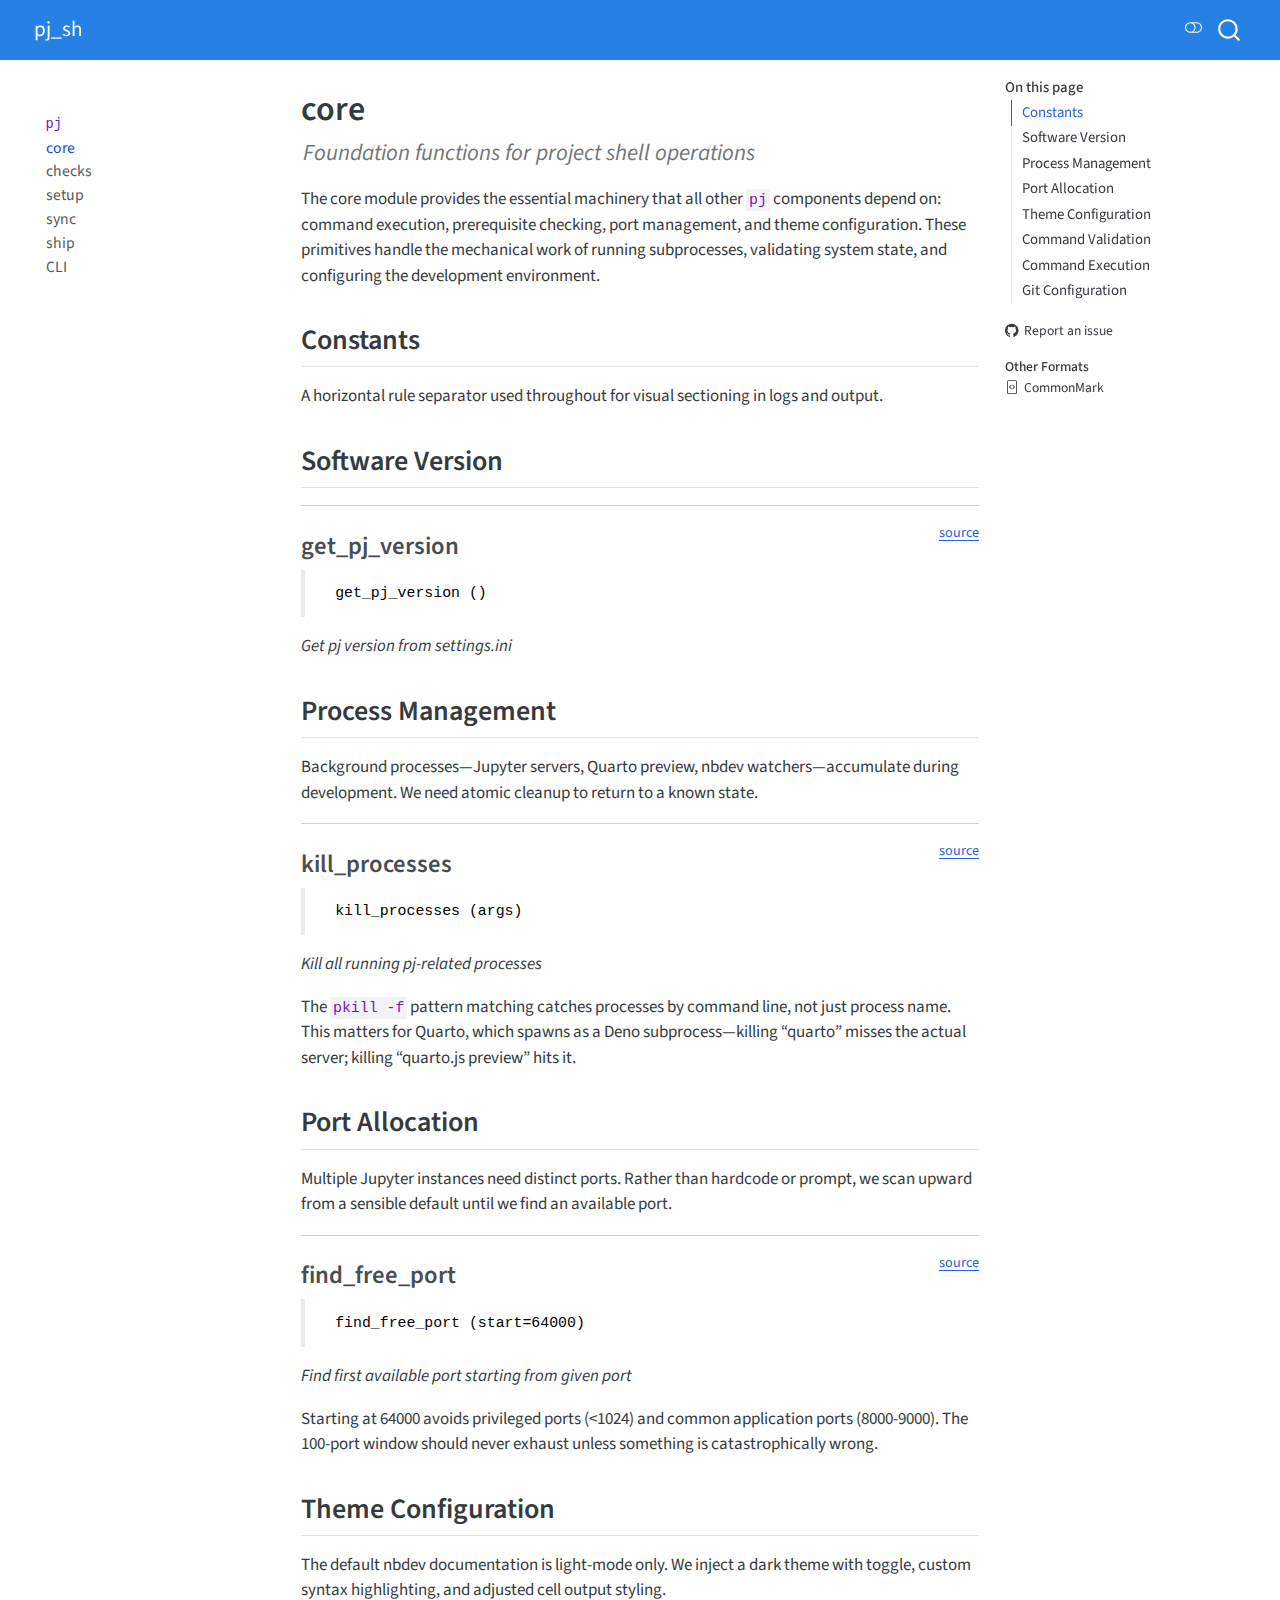
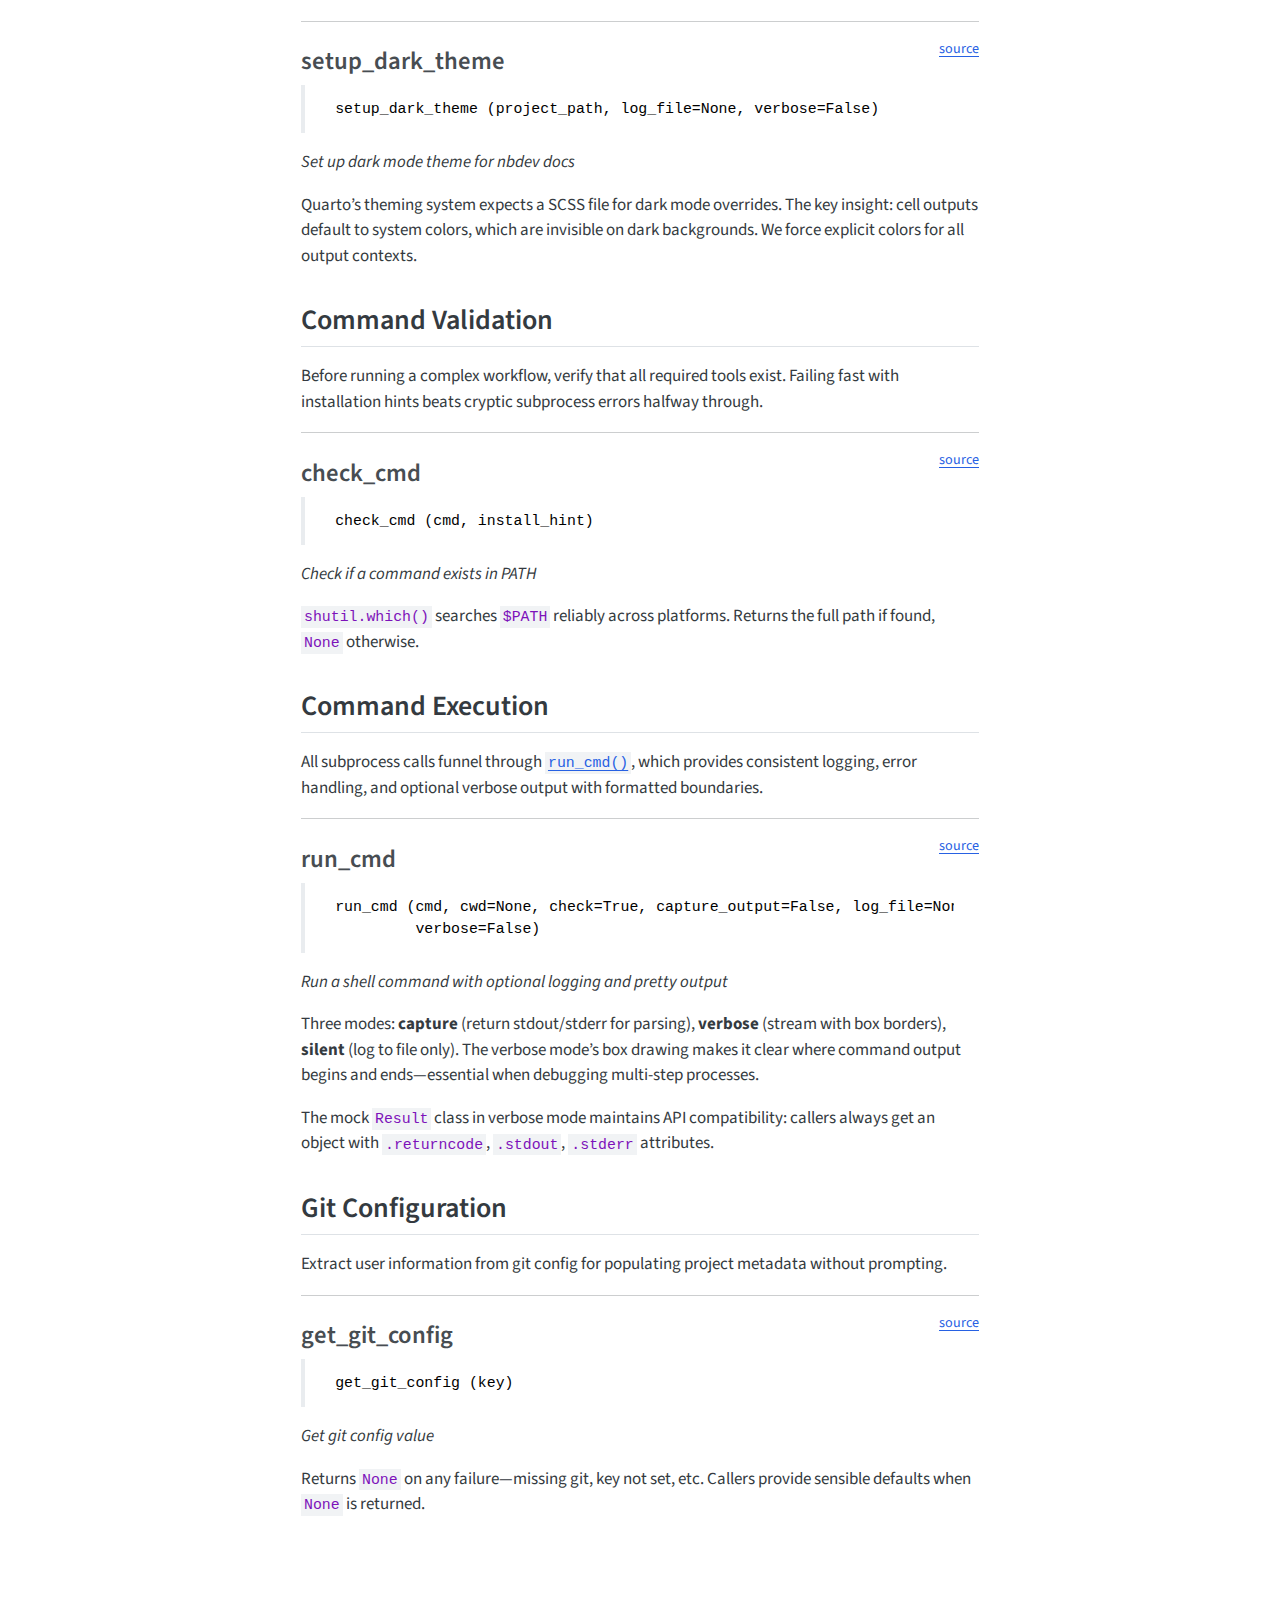
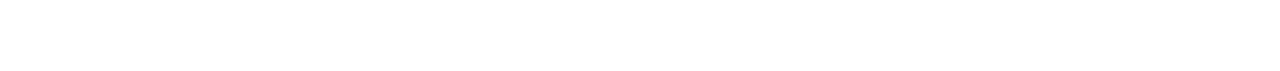
<file: core.html>
<!DOCTYPE html>
<html xmlns="http://www.w3.org/1999/xhtml" lang="en" xml:lang="en"><head>

<meta charset="utf-8">
<meta name="generator" content="quarto-1.8.25">

<meta name="viewport" content="width=device-width, initial-scale=1.0, user-scalable=yes">

<meta name="description" content="Foundation functions for project shell operations">

<title>core – pj_sh</title>
<style>
code{white-space: pre-wrap;}
span.smallcaps{font-variant: small-caps;}
div.columns{display: flex; gap: min(4vw, 1.5em);}
div.column{flex: auto; overflow-x: auto;}
div.hanging-indent{margin-left: 1.5em; text-indent: -1.5em;}
ul.task-list{list-style: none;}
ul.task-list li input[type="checkbox"] {
  width: 0.8em;
  margin: 0 0.8em 0.2em -1em; /* quarto-specific, see https://github.com/quarto-dev/quarto-cli/issues/4556 */ 
  vertical-align: middle;
}
</style>


<script src="site_libs/quarto-nav/quarto-nav.js"></script>
<script src="site_libs/quarto-nav/headroom.min.js"></script>
<script src="site_libs/clipboard/clipboard.min.js"></script>
<script src="site_libs/quarto-search/autocomplete.umd.js"></script>
<script src="site_libs/quarto-search/fuse.min.js"></script>
<script src="site_libs/quarto-search/quarto-search.js"></script>
<meta name="quarto:offset" content="./">
<script src="site_libs/quarto-html/quarto.js" type="module"></script>
<script src="site_libs/quarto-html/tabsets/tabsets.js" type="module"></script>
<script src="site_libs/quarto-html/axe/axe-check.js" type="module"></script>
<script src="site_libs/quarto-html/popper.min.js"></script>
<script src="site_libs/quarto-html/tippy.umd.min.js"></script>
<script src="site_libs/quarto-html/anchor.min.js"></script>
<link href="site_libs/quarto-html/tippy.css" rel="stylesheet">
<link href="site_libs/quarto-html/quarto-syntax-highlighting-7b89279ff1a6dce999919e0e67d4d9ec.css" rel="stylesheet" class="quarto-color-scheme" id="quarto-text-highlighting-styles">
<link href="site_libs/quarto-html/quarto-syntax-highlighting-dark-707d8167ce6003fca903bfe2be84ab7f.css" rel="stylesheet" class="quarto-color-scheme quarto-color-alternate" id="quarto-text-highlighting-styles">
<link href="site_libs/quarto-html/quarto-syntax-highlighting-7b89279ff1a6dce999919e0e67d4d9ec.css" rel="stylesheet" class="quarto-color-scheme-extra" id="quarto-text-highlighting-styles">
<script src="site_libs/bootstrap/bootstrap.min.js"></script>
<link href="site_libs/bootstrap/bootstrap-icons.css" rel="stylesheet">
<link href="site_libs/bootstrap/bootstrap-000f0825b9c55ed21d14970d810c14a9.min.css" rel="stylesheet" append-hash="true" class="quarto-color-scheme" id="quarto-bootstrap" data-mode="light">
<link href="site_libs/bootstrap/bootstrap-dark-cd01ec01c313c8dcea9e2653ebc3bd31.min.css" rel="stylesheet" append-hash="true" class="quarto-color-scheme quarto-color-alternate" id="quarto-bootstrap" data-mode="dark">
<link href="site_libs/bootstrap/bootstrap-000f0825b9c55ed21d14970d810c14a9.min.css" rel="stylesheet" append-hash="true" class="quarto-color-scheme-extra" id="quarto-bootstrap" data-mode="light">
<script id="quarto-search-options" type="application/json">{
  "location": "navbar",
  "copy-button": false,
  "collapse-after": 3,
  "panel-placement": "end",
  "type": "overlay",
  "limit": 50,
  "keyboard-shortcut": [
    "f",
    "/",
    "s"
  ],
  "show-item-context": false,
  "language": {
    "search-no-results-text": "No results",
    "search-matching-documents-text": "matching documents",
    "search-copy-link-title": "Copy link to search",
    "search-hide-matches-text": "Hide additional matches",
    "search-more-match-text": "more match in this document",
    "search-more-matches-text": "more matches in this document",
    "search-clear-button-title": "Clear",
    "search-text-placeholder": "",
    "search-detached-cancel-button-title": "Cancel",
    "search-submit-button-title": "Submit",
    "search-label": "Search"
  }
}</script>


<link rel="stylesheet" href="styles.css">
<meta property="og:title" content="core – pj_sh">
<meta property="og:description" content="Foundation functions for project shell operations">
<meta property="og:site_name" content="pj_sh">
<meta name="twitter:title" content="core – pj_sh">
<meta name="twitter:description" content="Foundation functions for project shell operations">
<meta name="twitter:card" content="summary">
</head>

<body class="nav-sidebar floating nav-fixed quarto-light"><script id="quarto-html-before-body" type="application/javascript">
    const toggleBodyColorMode = (bsSheetEl) => {
      const mode = bsSheetEl.getAttribute("data-mode");
      const bodyEl = window.document.querySelector("body");
      if (mode === "dark") {
        bodyEl.classList.add("quarto-dark");
        bodyEl.classList.remove("quarto-light");
      } else {
        bodyEl.classList.add("quarto-light");
        bodyEl.classList.remove("quarto-dark");
      }
    }
    const toggleBodyColorPrimary = () => {
      const bsSheetEl = window.document.querySelector("link#quarto-bootstrap:not([rel=disabled-stylesheet])");
      if (bsSheetEl) {
        toggleBodyColorMode(bsSheetEl);
      }
    }
    const setColorSchemeToggle = (alternate) => {
      const toggles = window.document.querySelectorAll('.quarto-color-scheme-toggle');
      for (let i=0; i < toggles.length; i++) {
        const toggle = toggles[i];
        if (toggle) {
          if (alternate) {
            toggle.classList.add("alternate");
          } else {
            toggle.classList.remove("alternate");
          }
        }
      }
    };
    const toggleColorMode = (alternate) => {
      // Switch the stylesheets
      const primaryStylesheets = window.document.querySelectorAll('link.quarto-color-scheme:not(.quarto-color-alternate)');
      const alternateStylesheets = window.document.querySelectorAll('link.quarto-color-scheme.quarto-color-alternate');
      manageTransitions('#quarto-margin-sidebar .nav-link', false);
      if (alternate) {
        // note: dark is layered on light, we don't disable primary!
        enableStylesheet(alternateStylesheets);
        for (const sheetNode of alternateStylesheets) {
          if (sheetNode.id === "quarto-bootstrap") {
            toggleBodyColorMode(sheetNode);
          }
        }
      } else {
        disableStylesheet(alternateStylesheets);
        enableStylesheet(primaryStylesheets)
        toggleBodyColorPrimary();
      }
      manageTransitions('#quarto-margin-sidebar .nav-link', true);
      // Switch the toggles
      setColorSchemeToggle(alternate)
      // Hack to workaround the fact that safari doesn't
      // properly recolor the scrollbar when toggling (#1455)
      if (navigator.userAgent.indexOf('Safari') > 0 && navigator.userAgent.indexOf('Chrome') == -1) {
        manageTransitions("body", false);
        window.scrollTo(0, 1);
        setTimeout(() => {
          window.scrollTo(0, 0);
          manageTransitions("body", true);
        }, 40);
      }
    }
    const disableStylesheet = (stylesheets) => {
      for (let i=0; i < stylesheets.length; i++) {
        const stylesheet = stylesheets[i];
        stylesheet.rel = 'disabled-stylesheet';
      }
    }
    const enableStylesheet = (stylesheets) => {
      for (let i=0; i < stylesheets.length; i++) {
        const stylesheet = stylesheets[i];
        if(stylesheet.rel !== 'stylesheet') { // for Chrome, which will still FOUC without this check
          stylesheet.rel = 'stylesheet';
        }
      }
    }
    const manageTransitions = (selector, allowTransitions) => {
      const els = window.document.querySelectorAll(selector);
      for (let i=0; i < els.length; i++) {
        const el = els[i];
        if (allowTransitions) {
          el.classList.remove('notransition');
        } else {
          el.classList.add('notransition');
        }
      }
    }
    const isFileUrl = () => {
      return window.location.protocol === 'file:';
    }
    const hasAlternateSentinel = () => {
      let styleSentinel = getColorSchemeSentinel();
      if (styleSentinel !== null) {
        return styleSentinel === "alternate";
      } else {
        return false;
      }
    }
    const setStyleSentinel = (alternate) => {
      const value = alternate ? "alternate" : "default";
      if (!isFileUrl()) {
        window.localStorage.setItem("quarto-color-scheme", value);
      } else {
        localAlternateSentinel = value;
      }
    }
    const getColorSchemeSentinel = () => {
      if (!isFileUrl()) {
        const storageValue = window.localStorage.getItem("quarto-color-scheme");
        return storageValue != null ? storageValue : localAlternateSentinel;
      } else {
        return localAlternateSentinel;
      }
    }
    const toggleGiscusIfUsed = (isAlternate, darkModeDefault) => {
      const baseTheme = document.querySelector('#giscus-base-theme')?.value ?? 'light';
      const alternateTheme = document.querySelector('#giscus-alt-theme')?.value ?? 'dark';
      let newTheme = '';
      if(authorPrefersDark) {
        newTheme = isAlternate ? baseTheme : alternateTheme;
      } else {
        newTheme = isAlternate ? alternateTheme : baseTheme;
      }
      const changeGiscusTheme = () => {
        // From: https://github.com/giscus/giscus/issues/336
        const sendMessage = (message) => {
          const iframe = document.querySelector('iframe.giscus-frame');
          if (!iframe) return;
          iframe.contentWindow.postMessage({ giscus: message }, 'https://giscus.app');
        }
        sendMessage({
          setConfig: {
            theme: newTheme
          }
        });
      }
      const isGiscussLoaded = window.document.querySelector('iframe.giscus-frame') !== null;
      if (isGiscussLoaded) {
        changeGiscusTheme();
      }
    };
    const authorPrefersDark = false;
    const darkModeDefault = authorPrefersDark;
      document.querySelector('link#quarto-text-highlighting-styles.quarto-color-scheme-extra').rel = 'disabled-stylesheet';
      document.querySelector('link#quarto-bootstrap.quarto-color-scheme-extra').rel = 'disabled-stylesheet';
    let localAlternateSentinel = darkModeDefault ? 'alternate' : 'default';
    // Dark / light mode switch
    window.quartoToggleColorScheme = () => {
      // Read the current dark / light value
      let toAlternate = !hasAlternateSentinel();
      toggleColorMode(toAlternate);
      setStyleSentinel(toAlternate);
      toggleGiscusIfUsed(toAlternate, darkModeDefault);
      window.dispatchEvent(new Event('resize'));
    };
    // Switch to dark mode if need be
    if (hasAlternateSentinel()) {
      toggleColorMode(true);
    } else {
      toggleColorMode(false);
    }
  </script>

<div id="quarto-search-results"></div>
  <header id="quarto-header" class="headroom fixed-top">
    <nav class="navbar navbar-expand-lg " data-bs-theme="dark">
      <div class="navbar-container container-fluid">
      <div class="navbar-brand-container mx-auto">
    <a href="./index.html" class="navbar-brand navbar-brand-logo">
    </a>
    <a class="navbar-brand" href="./index.html">
    <span class="navbar-title">pj_sh</span>
    </a>
  </div>
        <div class="quarto-navbar-tools tools-end">
  <a href="" class="quarto-color-scheme-toggle quarto-navigation-tool  px-1" onclick="window.quartoToggleColorScheme(); return false;" title="Toggle dark mode"><i class="bi"></i></a>
</div>
          <div id="quarto-search" class="" title="Search"></div>
      </div> <!-- /container-fluid -->
    </nav>
  <nav class="quarto-secondary-nav">
    <div class="container-fluid d-flex">
      <button type="button" class="quarto-btn-toggle btn" data-bs-toggle="collapse" role="button" data-bs-target=".quarto-sidebar-collapse-item" aria-controls="quarto-sidebar" aria-expanded="false" aria-label="Toggle sidebar navigation" onclick="if (window.quartoToggleHeadroom) { window.quartoToggleHeadroom(); }">
        <i class="bi bi-layout-text-sidebar-reverse"></i>
      </button>
        <nav class="quarto-page-breadcrumbs" aria-label="breadcrumb"><ol class="breadcrumb"><li class="breadcrumb-item"><a href="./core.html">core</a></li></ol></nav>
        <a class="flex-grow-1" role="navigation" data-bs-toggle="collapse" data-bs-target=".quarto-sidebar-collapse-item" aria-controls="quarto-sidebar" aria-expanded="false" aria-label="Toggle sidebar navigation" onclick="if (window.quartoToggleHeadroom) { window.quartoToggleHeadroom(); }">      
        </a>
    </div>
  </nav>
</header>
<!-- content -->
<div id="quarto-content" class="quarto-container page-columns page-rows-contents page-layout-article page-navbar">
<!-- sidebar -->
  <nav id="quarto-sidebar" class="sidebar collapse collapse-horizontal quarto-sidebar-collapse-item sidebar-navigation floating overflow-auto">
    <div class="pt-lg-2 mt-2 text-left sidebar-header">
      <a href="./index.html" class="sidebar-logo-link">
      </a>
      </div>
    <div class="sidebar-menu-container"> 
    <ul class="list-unstyled mt-1">
        <li class="sidebar-item">
  <div class="sidebar-item-container"> 
  <a href="./index.html" class="sidebar-item-text sidebar-link">
 <span class="menu-text"><code>pj</code></span></a>
  </div>
</li>
        <li class="sidebar-item">
  <div class="sidebar-item-container"> 
  <a href="./core.html" class="sidebar-item-text sidebar-link active">
 <span class="menu-text">core</span></a>
  </div>
</li>
        <li class="sidebar-item">
  <div class="sidebar-item-container"> 
  <a href="./checks.html" class="sidebar-item-text sidebar-link">
 <span class="menu-text">checks</span></a>
  </div>
</li>
        <li class="sidebar-item">
  <div class="sidebar-item-container"> 
  <a href="./setup.html" class="sidebar-item-text sidebar-link">
 <span class="menu-text">setup</span></a>
  </div>
</li>
        <li class="sidebar-item">
  <div class="sidebar-item-container"> 
  <a href="./sync.html" class="sidebar-item-text sidebar-link">
 <span class="menu-text">sync</span></a>
  </div>
</li>
        <li class="sidebar-item">
  <div class="sidebar-item-container"> 
  <a href="./ship.html" class="sidebar-item-text sidebar-link">
 <span class="menu-text">ship</span></a>
  </div>
</li>
        <li class="sidebar-item">
  <div class="sidebar-item-container"> 
  <a href="./cli.html" class="sidebar-item-text sidebar-link">
 <span class="menu-text">CLI</span></a>
  </div>
</li>
    </ul>
    </div>
</nav>
<div id="quarto-sidebar-glass" class="quarto-sidebar-collapse-item" data-bs-toggle="collapse" data-bs-target=".quarto-sidebar-collapse-item"></div>
<!-- margin-sidebar -->
    <div id="quarto-margin-sidebar" class="sidebar margin-sidebar">
        <nav id="TOC" role="doc-toc" class="toc-active">
    <h2 id="toc-title">On this page</h2>
   
  <ul>
  <li><a href="#constants" id="toc-constants" class="nav-link active" data-scroll-target="#constants">Constants</a></li>
  <li><a href="#software-version" id="toc-software-version" class="nav-link" data-scroll-target="#software-version">Software Version</a>
  <ul class="collapse">
  <li><a href="#get_pj_version" id="toc-get_pj_version" class="nav-link" data-scroll-target="#get_pj_version">get_pj_version</a></li>
  </ul></li>
  <li><a href="#process-management" id="toc-process-management" class="nav-link" data-scroll-target="#process-management">Process Management</a>
  <ul class="collapse">
  <li><a href="#kill_processes" id="toc-kill_processes" class="nav-link" data-scroll-target="#kill_processes">kill_processes</a></li>
  </ul></li>
  <li><a href="#port-allocation" id="toc-port-allocation" class="nav-link" data-scroll-target="#port-allocation">Port Allocation</a>
  <ul class="collapse">
  <li><a href="#find_free_port" id="toc-find_free_port" class="nav-link" data-scroll-target="#find_free_port">find_free_port</a></li>
  </ul></li>
  <li><a href="#theme-configuration" id="toc-theme-configuration" class="nav-link" data-scroll-target="#theme-configuration">Theme Configuration</a>
  <ul class="collapse">
  <li><a href="#setup_dark_theme" id="toc-setup_dark_theme" class="nav-link" data-scroll-target="#setup_dark_theme">setup_dark_theme</a></li>
  </ul></li>
  <li><a href="#command-validation" id="toc-command-validation" class="nav-link" data-scroll-target="#command-validation">Command Validation</a>
  <ul class="collapse">
  <li><a href="#check_cmd" id="toc-check_cmd" class="nav-link" data-scroll-target="#check_cmd">check_cmd</a></li>
  </ul></li>
  <li><a href="#command-execution" id="toc-command-execution" class="nav-link" data-scroll-target="#command-execution">Command Execution</a>
  <ul class="collapse">
  <li><a href="#run_cmd" id="toc-run_cmd" class="nav-link" data-scroll-target="#run_cmd">run_cmd</a></li>
  </ul></li>
  <li><a href="#git-configuration" id="toc-git-configuration" class="nav-link" data-scroll-target="#git-configuration">Git Configuration</a>
  <ul class="collapse">
  <li><a href="#get_git_config" id="toc-get_git_config" class="nav-link" data-scroll-target="#get_git_config">get_git_config</a></li>
  </ul></li>
  </ul>
<div class="toc-actions"><ul><li><a href="https://github.com/kitled/pj/issues/new" class="toc-action"><i class="bi bi-github"></i>Report an issue</a></li></ul></div><div class="quarto-alternate-formats"><h2>Other Formats</h2><ul><li><a href="core.html.md"><i class="bi bi-file-code"></i>CommonMark</a></li></ul></div></nav>
    </div>
<!-- main -->
<main class="content" id="quarto-document-content">


<header id="title-block-header" class="quarto-title-block default">
<div class="quarto-title">
<h1 class="title">core</h1>
</div>

<div>
  <div class="description">
    Foundation functions for project shell operations
  </div>
</div>


<div class="quarto-title-meta">

    
  
    
  </div>
  


</header>


<!-- WARNING: THIS FILE WAS AUTOGENERATED! DO NOT EDIT! -->
<p>The core module provides the essential machinery that all other <code>pj</code> components depend on: command execution, prerequisite checking, port management, and theme configuration. These primitives handle the mechanical work of running subprocesses, validating system state, and configuring the development environment.</p>
<section id="constants" class="level2">
<h2 class="anchored" data-anchor-id="constants">Constants</h2>
<p>A horizontal rule separator used throughout for visual sectioning in logs and output.</p>
</section>
<section id="software-version" class="level2">
<h2 class="anchored" data-anchor-id="software-version">Software Version</h2>
<hr>
<p><a href="https://github.com/kitled/pj/blob/main/pj/core.py#L22" target="_blank" style="float:right; font-size:smaller">source</a></p>
<section id="get_pj_version" class="level3">
<h3 class="anchored" data-anchor-id="get_pj_version">get_pj_version</h3>
<blockquote class="blockquote">
<pre><code> get_pj_version ()</code></pre>
</blockquote>
<p><em>Get pj version from settings.ini</em></p>
</section>
</section>
<section id="process-management" class="level2">
<h2 class="anchored" data-anchor-id="process-management">Process Management</h2>
<p>Background processes—Jupyter servers, Quarto preview, nbdev watchers—accumulate during development. We need atomic cleanup to return to a known state.</p>
<hr>
<p><a href="https://github.com/kitled/pj/blob/main/pj/core.py#L32" target="_blank" style="float:right; font-size:smaller">source</a></p>
<section id="kill_processes" class="level3">
<h3 class="anchored" data-anchor-id="kill_processes">kill_processes</h3>
<blockquote class="blockquote">
<pre><code> kill_processes (args)</code></pre>
</blockquote>
<p><em>Kill all running pj-related processes</em></p>
<p>The <code>pkill -f</code> pattern matching catches processes by command line, not just process name. This matters for Quarto, which spawns as a Deno subprocess—killing “quarto” misses the actual server; killing “quarto.js preview” hits it.</p>
</section>
</section>
<section id="port-allocation" class="level2">
<h2 class="anchored" data-anchor-id="port-allocation">Port Allocation</h2>
<p>Multiple Jupyter instances need distinct ports. Rather than hardcode or prompt, we scan upward from a sensible default until we find an available port.</p>
<hr>
<p><a href="https://github.com/kitled/pj/blob/main/pj/core.py#L51" target="_blank" style="float:right; font-size:smaller">source</a></p>
<section id="find_free_port" class="level3">
<h3 class="anchored" data-anchor-id="find_free_port">find_free_port</h3>
<blockquote class="blockquote">
<pre><code> find_free_port (start=64000)</code></pre>
</blockquote>
<p><em>Find first available port starting from given port</em></p>
<p>Starting at 64000 avoids privileged ports (&lt;1024) and common application ports (8000-9000). The 100-port window should never exhaust unless something is catastrophically wrong.</p>
</section>
</section>
<section id="theme-configuration" class="level2">
<h2 class="anchored" data-anchor-id="theme-configuration">Theme Configuration</h2>
<p>The default nbdev documentation is light-mode only. We inject a dark theme with toggle, custom syntax highlighting, and adjusted cell output styling.</p>
<hr>
<p><a href="https://github.com/kitled/pj/blob/main/pj/core.py#L59" target="_blank" style="float:right; font-size:smaller">source</a></p>
<section id="setup_dark_theme" class="level3">
<h3 class="anchored" data-anchor-id="setup_dark_theme">setup_dark_theme</h3>
<blockquote class="blockquote">
<pre><code> setup_dark_theme (project_path, log_file=None, verbose=False)</code></pre>
</blockquote>
<p><em>Set up dark mode theme for nbdev docs</em></p>
<p>Quarto’s theming system expects a SCSS file for dark mode overrides. The key insight: cell outputs default to system colors, which are invisible on dark backgrounds. We force explicit colors for all output contexts.</p>
</section>
</section>
<section id="command-validation" class="level2">
<h2 class="anchored" data-anchor-id="command-validation">Command Validation</h2>
<p>Before running a complex workflow, verify that all required tools exist. Failing fast with installation hints beats cryptic subprocess errors halfway through.</p>
<hr>
<p><a href="https://github.com/kitled/pj/blob/main/pj/core.py#L195" target="_blank" style="float:right; font-size:smaller">source</a></p>
<section id="check_cmd" class="level3">
<h3 class="anchored" data-anchor-id="check_cmd">check_cmd</h3>
<blockquote class="blockquote">
<pre><code> check_cmd (cmd, install_hint)</code></pre>
</blockquote>
<p><em>Check if a command exists in PATH</em></p>
<p><code>shutil.which()</code> searches <code>$PATH</code> reliably across platforms. Returns the full path if found, <code>None</code> otherwise.</p>
</section>
</section>
<section id="command-execution" class="level2">
<h2 class="anchored" data-anchor-id="command-execution">Command Execution</h2>
<p>All subprocess calls funnel through <a href="https://kitled.github.io/pj/core.html#run_cmd"><code>run_cmd()</code></a>, which provides consistent logging, error handling, and optional verbose output with formatted boundaries.</p>
<hr>
<p><a href="https://github.com/kitled/pj/blob/main/pj/core.py#L204" target="_blank" style="float:right; font-size:smaller">source</a></p>
<section id="run_cmd" class="level3">
<h3 class="anchored" data-anchor-id="run_cmd">run_cmd</h3>
<blockquote class="blockquote">
<pre><code> run_cmd (cmd, cwd=None, check=True, capture_output=False, log_file=None,
          verbose=False)</code></pre>
</blockquote>
<p><em>Run a shell command with optional logging and pretty output</em></p>
<p>Three modes: <strong>capture</strong> (return stdout/stderr for parsing), <strong>verbose</strong> (stream with box borders), <strong>silent</strong> (log to file only). The verbose mode’s box drawing makes it clear where command output begins and ends—essential when debugging multi-step processes.</p>
<p>The mock <code>Result</code> class in verbose mode maintains API compatibility: callers always get an object with <code>.returncode</code>, <code>.stdout</code>, <code>.stderr</code> attributes.</p>
</section>
</section>
<section id="git-configuration" class="level2">
<h2 class="anchored" data-anchor-id="git-configuration">Git Configuration</h2>
<p>Extract user information from git config for populating project metadata without prompting.</p>
<hr>
<p><a href="https://github.com/kitled/pj/blob/main/pj/core.py#L258" target="_blank" style="float:right; font-size:smaller">source</a></p>
<section id="get_git_config" class="level3">
<h3 class="anchored" data-anchor-id="get_git_config">get_git_config</h3>
<blockquote class="blockquote">
<pre><code> get_git_config (key)</code></pre>
</blockquote>
<p><em>Get git config value</em></p>
<p>Returns <code>None</code> on any failure—missing git, key not set, etc. Callers provide sensible defaults when <code>None</code> is returned.</p>


</section>
</section>

</main> <!-- /main -->
<script id="quarto-html-after-body" type="application/javascript">
  window.document.addEventListener("DOMContentLoaded", function (event) {
    // Ensure there is a toggle, if there isn't float one in the top right
    if (window.document.querySelector('.quarto-color-scheme-toggle') === null) {
      const a = window.document.createElement('a');
      a.classList.add('top-right');
      a.classList.add('quarto-color-scheme-toggle');
      a.href = "";
      a.onclick = function() { try { window.quartoToggleColorScheme(); } catch {} return false; };
      const i = window.document.createElement("i");
      i.classList.add('bi');
      a.appendChild(i);
      window.document.body.appendChild(a);
    }
    setColorSchemeToggle(hasAlternateSentinel())
    const icon = "";
    const anchorJS = new window.AnchorJS();
    anchorJS.options = {
      placement: 'right',
      icon: icon
    };
    anchorJS.add('.anchored');
    const isCodeAnnotation = (el) => {
      for (const clz of el.classList) {
        if (clz.startsWith('code-annotation-')) {                     
          return true;
        }
      }
      return false;
    }
    const onCopySuccess = function(e) {
      // button target
      const button = e.trigger;
      // don't keep focus
      button.blur();
      // flash "checked"
      button.classList.add('code-copy-button-checked');
      var currentTitle = button.getAttribute("title");
      button.setAttribute("title", "Copied!");
      let tooltip;
      if (window.bootstrap) {
        button.setAttribute("data-bs-toggle", "tooltip");
        button.setAttribute("data-bs-placement", "left");
        button.setAttribute("data-bs-title", "Copied!");
        tooltip = new bootstrap.Tooltip(button, 
          { trigger: "manual", 
            customClass: "code-copy-button-tooltip",
            offset: [0, -8]});
        tooltip.show();    
      }
      setTimeout(function() {
        if (tooltip) {
          tooltip.hide();
          button.removeAttribute("data-bs-title");
          button.removeAttribute("data-bs-toggle");
          button.removeAttribute("data-bs-placement");
        }
        button.setAttribute("title", currentTitle);
        button.classList.remove('code-copy-button-checked');
      }, 1000);
      // clear code selection
      e.clearSelection();
    }
    const getTextToCopy = function(trigger) {
      const outerScaffold = trigger.parentElement.cloneNode(true);
      const codeEl = outerScaffold.querySelector('code');
      for (const childEl of codeEl.children) {
        if (isCodeAnnotation(childEl)) {
          childEl.remove();
        }
      }
      return codeEl.innerText;
    }
    const clipboard = new window.ClipboardJS('.code-copy-button:not([data-in-quarto-modal])', {
      text: getTextToCopy
    });
    clipboard.on('success', onCopySuccess);
    if (window.document.getElementById('quarto-embedded-source-code-modal')) {
      const clipboardModal = new window.ClipboardJS('.code-copy-button[data-in-quarto-modal]', {
        text: getTextToCopy,
        container: window.document.getElementById('quarto-embedded-source-code-modal')
      });
      clipboardModal.on('success', onCopySuccess);
    }
      var localhostRegex = new RegExp(/^(?:http|https):\/\/localhost\:?[0-9]*\//);
      var mailtoRegex = new RegExp(/^mailto:/);
        var filterRegex = new RegExp("https:\/\/kitled\.github\.io\/pj");
      var isInternal = (href) => {
          return filterRegex.test(href) || localhostRegex.test(href) || mailtoRegex.test(href);
      }
      // Inspect non-navigation links and adorn them if external
     var links = window.document.querySelectorAll('a[href]:not(.nav-link):not(.navbar-brand):not(.toc-action):not(.sidebar-link):not(.sidebar-item-toggle):not(.pagination-link):not(.no-external):not([aria-hidden]):not(.dropdown-item):not(.quarto-navigation-tool):not(.about-link)');
      for (var i=0; i<links.length; i++) {
        const link = links[i];
        if (!isInternal(link.href)) {
          // undo the damage that might have been done by quarto-nav.js in the case of
          // links that we want to consider external
          if (link.dataset.originalHref !== undefined) {
            link.href = link.dataset.originalHref;
          }
        }
      }
    function tippyHover(el, contentFn, onTriggerFn, onUntriggerFn) {
      const config = {
        allowHTML: true,
        maxWidth: 500,
        delay: 100,
        arrow: false,
        appendTo: function(el) {
            return el.parentElement;
        },
        interactive: true,
        interactiveBorder: 10,
        theme: 'quarto',
        placement: 'bottom-start',
      };
      if (contentFn) {
        config.content = contentFn;
      }
      if (onTriggerFn) {
        config.onTrigger = onTriggerFn;
      }
      if (onUntriggerFn) {
        config.onUntrigger = onUntriggerFn;
      }
      window.tippy(el, config); 
    }
    const noterefs = window.document.querySelectorAll('a[role="doc-noteref"]');
    for (var i=0; i<noterefs.length; i++) {
      const ref = noterefs[i];
      tippyHover(ref, function() {
        // use id or data attribute instead here
        let href = ref.getAttribute('data-footnote-href') || ref.getAttribute('href');
        try { href = new URL(href).hash; } catch {}
        const id = href.replace(/^#\/?/, "");
        const note = window.document.getElementById(id);
        if (note) {
          return note.innerHTML;
        } else {
          return "";
        }
      });
    }
    const xrefs = window.document.querySelectorAll('a.quarto-xref');
    const processXRef = (id, note) => {
      // Strip column container classes
      const stripColumnClz = (el) => {
        el.classList.remove("page-full", "page-columns");
        if (el.children) {
          for (const child of el.children) {
            stripColumnClz(child);
          }
        }
      }
      stripColumnClz(note)
      if (id === null || id.startsWith('sec-')) {
        // Special case sections, only their first couple elements
        const container = document.createElement("div");
        if (note.children && note.children.length > 2) {
          container.appendChild(note.children[0].cloneNode(true));
          for (let i = 1; i < note.children.length; i++) {
            const child = note.children[i];
            if (child.tagName === "P" && child.innerText === "") {
              continue;
            } else {
              container.appendChild(child.cloneNode(true));
              break;
            }
          }
          if (window.Quarto?.typesetMath) {
            window.Quarto.typesetMath(container);
          }
          return container.innerHTML
        } else {
          if (window.Quarto?.typesetMath) {
            window.Quarto.typesetMath(note);
          }
          return note.innerHTML;
        }
      } else {
        // Remove any anchor links if they are present
        const anchorLink = note.querySelector('a.anchorjs-link');
        if (anchorLink) {
          anchorLink.remove();
        }
        if (window.Quarto?.typesetMath) {
          window.Quarto.typesetMath(note);
        }
        if (note.classList.contains("callout")) {
          return note.outerHTML;
        } else {
          return note.innerHTML;
        }
      }
    }
    for (var i=0; i<xrefs.length; i++) {
      const xref = xrefs[i];
      tippyHover(xref, undefined, function(instance) {
        instance.disable();
        let url = xref.getAttribute('href');
        let hash = undefined; 
        if (url.startsWith('#')) {
          hash = url;
        } else {
          try { hash = new URL(url).hash; } catch {}
        }
        if (hash) {
          const id = hash.replace(/^#\/?/, "");
          const note = window.document.getElementById(id);
          if (note !== null) {
            try {
              const html = processXRef(id, note.cloneNode(true));
              instance.setContent(html);
            } finally {
              instance.enable();
              instance.show();
            }
          } else {
            // See if we can fetch this
            fetch(url.split('#')[0])
            .then(res => res.text())
            .then(html => {
              const parser = new DOMParser();
              const htmlDoc = parser.parseFromString(html, "text/html");
              const note = htmlDoc.getElementById(id);
              if (note !== null) {
                const html = processXRef(id, note);
                instance.setContent(html);
              } 
            }).finally(() => {
              instance.enable();
              instance.show();
            });
          }
        } else {
          // See if we can fetch a full url (with no hash to target)
          // This is a special case and we should probably do some content thinning / targeting
          fetch(url)
          .then(res => res.text())
          .then(html => {
            const parser = new DOMParser();
            const htmlDoc = parser.parseFromString(html, "text/html");
            const note = htmlDoc.querySelector('main.content');
            if (note !== null) {
              // This should only happen for chapter cross references
              // (since there is no id in the URL)
              // remove the first header
              if (note.children.length > 0 && note.children[0].tagName === "HEADER") {
                note.children[0].remove();
              }
              const html = processXRef(null, note);
              instance.setContent(html);
            } 
          }).finally(() => {
            instance.enable();
            instance.show();
          });
        }
      }, function(instance) {
      });
    }
        let selectedAnnoteEl;
        const selectorForAnnotation = ( cell, annotation) => {
          let cellAttr = 'data-code-cell="' + cell + '"';
          let lineAttr = 'data-code-annotation="' +  annotation + '"';
          const selector = 'span[' + cellAttr + '][' + lineAttr + ']';
          return selector;
        }
        const selectCodeLines = (annoteEl) => {
          const doc = window.document;
          const targetCell = annoteEl.getAttribute("data-target-cell");
          const targetAnnotation = annoteEl.getAttribute("data-target-annotation");
          const annoteSpan = window.document.querySelector(selectorForAnnotation(targetCell, targetAnnotation));
          const lines = annoteSpan.getAttribute("data-code-lines").split(",");
          const lineIds = lines.map((line) => {
            return targetCell + "-" + line;
          })
          let top = null;
          let height = null;
          let parent = null;
          if (lineIds.length > 0) {
              //compute the position of the single el (top and bottom and make a div)
              const el = window.document.getElementById(lineIds[0]);
              top = el.offsetTop;
              height = el.offsetHeight;
              parent = el.parentElement.parentElement;
            if (lineIds.length > 1) {
              const lastEl = window.document.getElementById(lineIds[lineIds.length - 1]);
              const bottom = lastEl.offsetTop + lastEl.offsetHeight;
              height = bottom - top;
            }
            if (top !== null && height !== null && parent !== null) {
              // cook up a div (if necessary) and position it 
              let div = window.document.getElementById("code-annotation-line-highlight");
              if (div === null) {
                div = window.document.createElement("div");
                div.setAttribute("id", "code-annotation-line-highlight");
                div.style.position = 'absolute';
                parent.appendChild(div);
              }
              div.style.top = top - 2 + "px";
              div.style.height = height + 4 + "px";
              div.style.left = 0;
              let gutterDiv = window.document.getElementById("code-annotation-line-highlight-gutter");
              if (gutterDiv === null) {
                gutterDiv = window.document.createElement("div");
                gutterDiv.setAttribute("id", "code-annotation-line-highlight-gutter");
                gutterDiv.style.position = 'absolute';
                const codeCell = window.document.getElementById(targetCell);
                const gutter = codeCell.querySelector('.code-annotation-gutter');
                gutter.appendChild(gutterDiv);
              }
              gutterDiv.style.top = top - 2 + "px";
              gutterDiv.style.height = height + 4 + "px";
            }
            selectedAnnoteEl = annoteEl;
          }
        };
        const unselectCodeLines = () => {
          const elementsIds = ["code-annotation-line-highlight", "code-annotation-line-highlight-gutter"];
          elementsIds.forEach((elId) => {
            const div = window.document.getElementById(elId);
            if (div) {
              div.remove();
            }
          });
          selectedAnnoteEl = undefined;
        };
          // Handle positioning of the toggle
      window.addEventListener(
        "resize",
        throttle(() => {
          elRect = undefined;
          if (selectedAnnoteEl) {
            selectCodeLines(selectedAnnoteEl);
          }
        }, 10)
      );
      function throttle(fn, ms) {
      let throttle = false;
      let timer;
        return (...args) => {
          if(!throttle) { // first call gets through
              fn.apply(this, args);
              throttle = true;
          } else { // all the others get throttled
              if(timer) clearTimeout(timer); // cancel #2
              timer = setTimeout(() => {
                fn.apply(this, args);
                timer = throttle = false;
              }, ms);
          }
        };
      }
        // Attach click handler to the DT
        const annoteDls = window.document.querySelectorAll('dt[data-target-cell]');
        for (const annoteDlNode of annoteDls) {
          annoteDlNode.addEventListener('click', (event) => {
            const clickedEl = event.target;
            if (clickedEl !== selectedAnnoteEl) {
              unselectCodeLines();
              const activeEl = window.document.querySelector('dt[data-target-cell].code-annotation-active');
              if (activeEl) {
                activeEl.classList.remove('code-annotation-active');
              }
              selectCodeLines(clickedEl);
              clickedEl.classList.add('code-annotation-active');
            } else {
              // Unselect the line
              unselectCodeLines();
              clickedEl.classList.remove('code-annotation-active');
            }
          });
        }
    const findCites = (el) => {
      const parentEl = el.parentElement;
      if (parentEl) {
        const cites = parentEl.dataset.cites;
        if (cites) {
          return {
            el,
            cites: cites.split(' ')
          };
        } else {
          return findCites(el.parentElement)
        }
      } else {
        return undefined;
      }
    };
    var bibliorefs = window.document.querySelectorAll('a[role="doc-biblioref"]');
    for (var i=0; i<bibliorefs.length; i++) {
      const ref = bibliorefs[i];
      const citeInfo = findCites(ref);
      if (citeInfo) {
        tippyHover(citeInfo.el, function() {
          var popup = window.document.createElement('div');
          citeInfo.cites.forEach(function(cite) {
            var citeDiv = window.document.createElement('div');
            citeDiv.classList.add('hanging-indent');
            citeDiv.classList.add('csl-entry');
            var biblioDiv = window.document.getElementById('ref-' + cite);
            if (biblioDiv) {
              citeDiv.innerHTML = biblioDiv.innerHTML;
            }
            popup.appendChild(citeDiv);
          });
          return popup.innerHTML;
        });
      }
    }
  });
  </script>
</div> <!-- /content -->




<footer class="footer"><div class="nav-footer"><div class="nav-footer-center"><div class="toc-actions d-sm-block d-md-none"><ul><li><a href="https://github.com/kitled/pj/issues/new" class="toc-action"><i class="bi bi-github"></i>Report an issue</a></li></ul></div></div></div></footer></body></html>
</file>
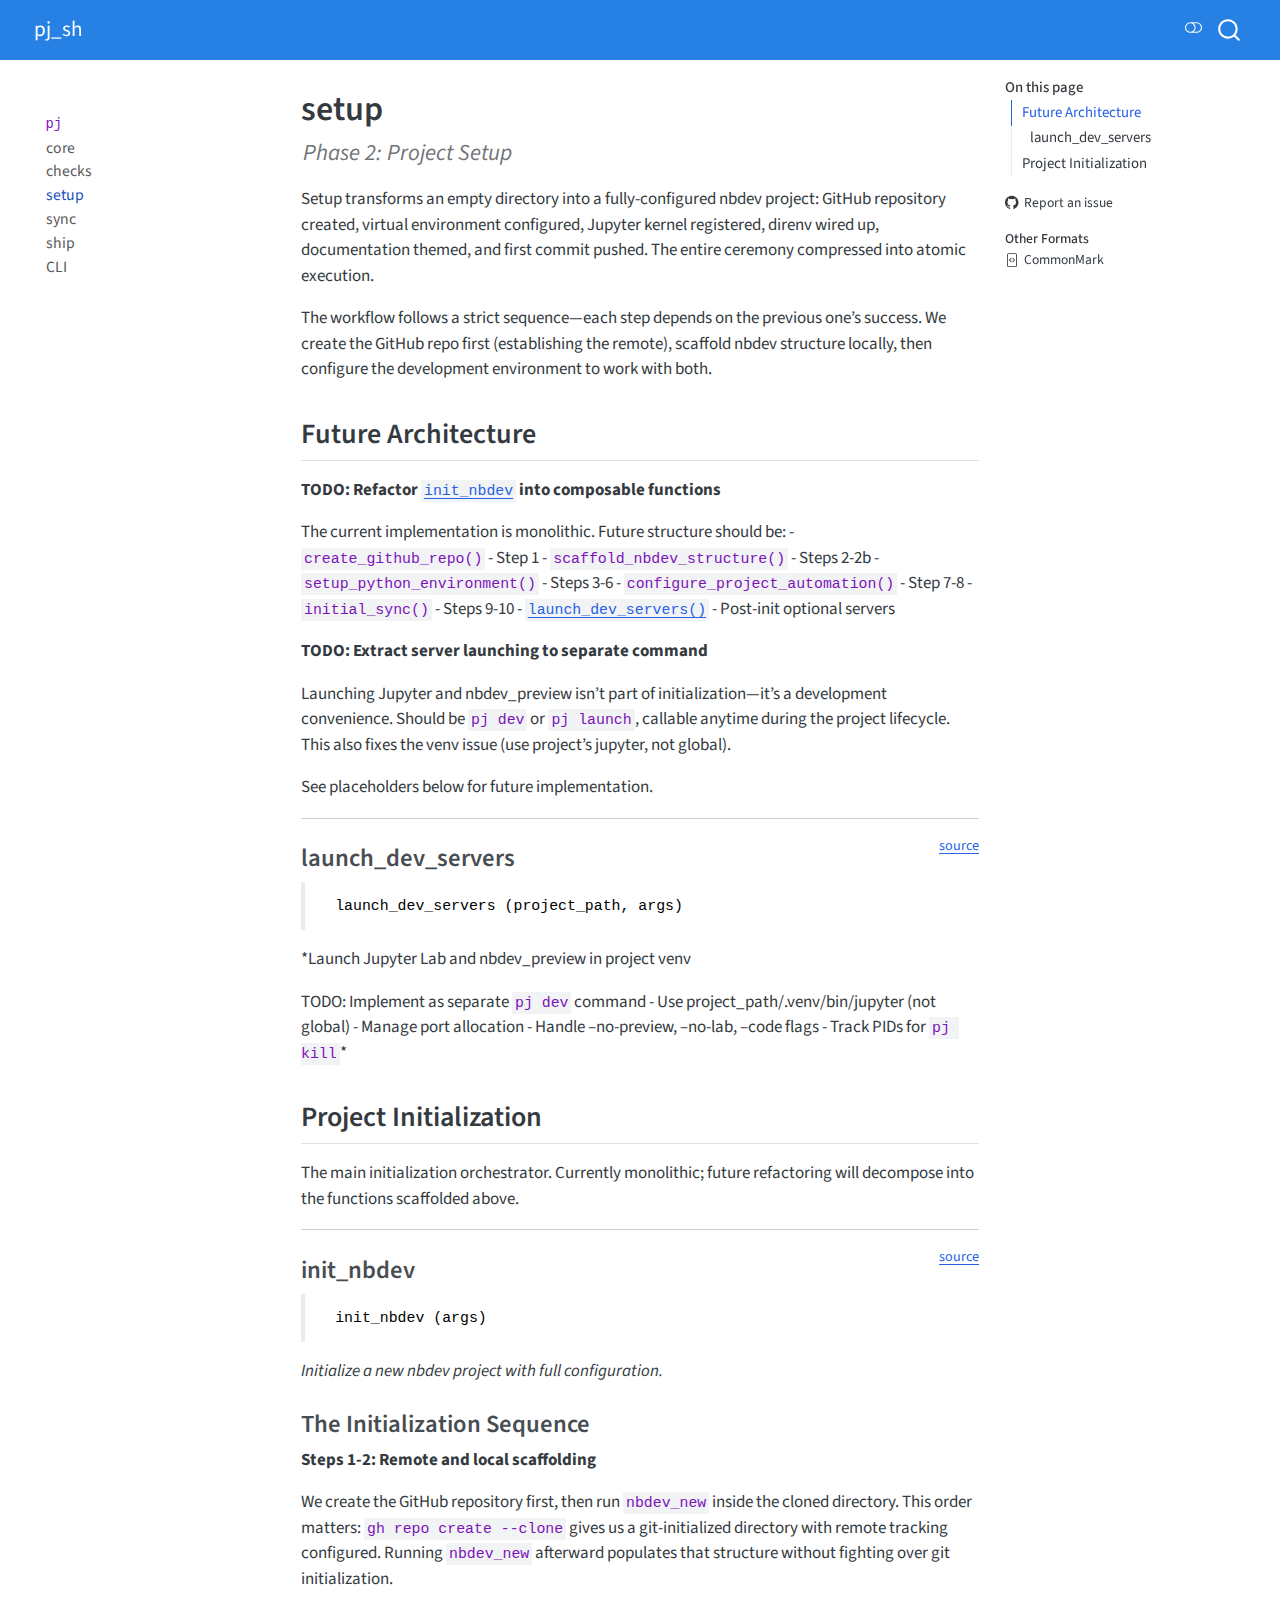
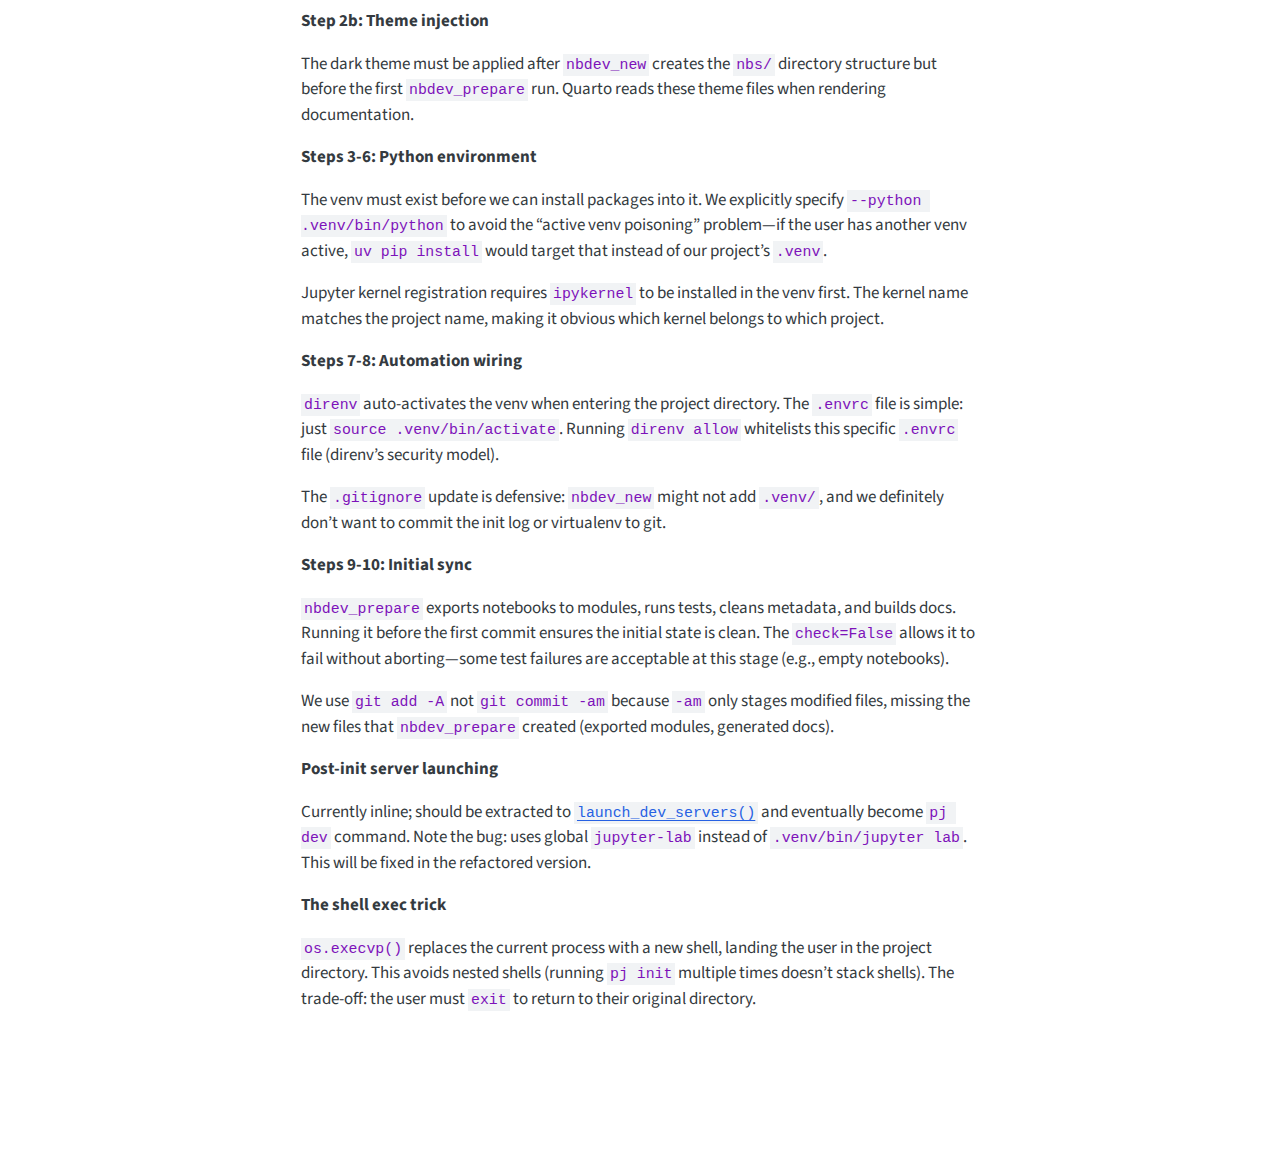
<file: setup.html>
<!DOCTYPE html>
<html xmlns="http://www.w3.org/1999/xhtml" lang="en" xml:lang="en"><head>

<meta charset="utf-8">
<meta name="generator" content="quarto-1.8.25">

<meta name="viewport" content="width=device-width, initial-scale=1.0, user-scalable=yes">

<meta name="description" content="Phase 2: Project Setup">

<title>setup – pj_sh</title>
<style>
code{white-space: pre-wrap;}
span.smallcaps{font-variant: small-caps;}
div.columns{display: flex; gap: min(4vw, 1.5em);}
div.column{flex: auto; overflow-x: auto;}
div.hanging-indent{margin-left: 1.5em; text-indent: -1.5em;}
ul.task-list{list-style: none;}
ul.task-list li input[type="checkbox"] {
  width: 0.8em;
  margin: 0 0.8em 0.2em -1em; /* quarto-specific, see https://github.com/quarto-dev/quarto-cli/issues/4556 */ 
  vertical-align: middle;
}
</style>


<script src="site_libs/quarto-nav/quarto-nav.js"></script>
<script src="site_libs/quarto-nav/headroom.min.js"></script>
<script src="site_libs/clipboard/clipboard.min.js"></script>
<script src="site_libs/quarto-search/autocomplete.umd.js"></script>
<script src="site_libs/quarto-search/fuse.min.js"></script>
<script src="site_libs/quarto-search/quarto-search.js"></script>
<meta name="quarto:offset" content="./">
<script src="site_libs/quarto-html/quarto.js" type="module"></script>
<script src="site_libs/quarto-html/tabsets/tabsets.js" type="module"></script>
<script src="site_libs/quarto-html/axe/axe-check.js" type="module"></script>
<script src="site_libs/quarto-html/popper.min.js"></script>
<script src="site_libs/quarto-html/tippy.umd.min.js"></script>
<script src="site_libs/quarto-html/anchor.min.js"></script>
<link href="site_libs/quarto-html/tippy.css" rel="stylesheet">
<link href="site_libs/quarto-html/quarto-syntax-highlighting-7b89279ff1a6dce999919e0e67d4d9ec.css" rel="stylesheet" class="quarto-color-scheme" id="quarto-text-highlighting-styles">
<link href="site_libs/quarto-html/quarto-syntax-highlighting-dark-707d8167ce6003fca903bfe2be84ab7f.css" rel="stylesheet" class="quarto-color-scheme quarto-color-alternate" id="quarto-text-highlighting-styles">
<link href="site_libs/quarto-html/quarto-syntax-highlighting-7b89279ff1a6dce999919e0e67d4d9ec.css" rel="stylesheet" class="quarto-color-scheme-extra" id="quarto-text-highlighting-styles">
<script src="site_libs/bootstrap/bootstrap.min.js"></script>
<link href="site_libs/bootstrap/bootstrap-icons.css" rel="stylesheet">
<link href="site_libs/bootstrap/bootstrap-000f0825b9c55ed21d14970d810c14a9.min.css" rel="stylesheet" append-hash="true" class="quarto-color-scheme" id="quarto-bootstrap" data-mode="light">
<link href="site_libs/bootstrap/bootstrap-dark-cd01ec01c313c8dcea9e2653ebc3bd31.min.css" rel="stylesheet" append-hash="true" class="quarto-color-scheme quarto-color-alternate" id="quarto-bootstrap" data-mode="dark">
<link href="site_libs/bootstrap/bootstrap-000f0825b9c55ed21d14970d810c14a9.min.css" rel="stylesheet" append-hash="true" class="quarto-color-scheme-extra" id="quarto-bootstrap" data-mode="light">
<script id="quarto-search-options" type="application/json">{
  "location": "navbar",
  "copy-button": false,
  "collapse-after": 3,
  "panel-placement": "end",
  "type": "overlay",
  "limit": 50,
  "keyboard-shortcut": [
    "f",
    "/",
    "s"
  ],
  "show-item-context": false,
  "language": {
    "search-no-results-text": "No results",
    "search-matching-documents-text": "matching documents",
    "search-copy-link-title": "Copy link to search",
    "search-hide-matches-text": "Hide additional matches",
    "search-more-match-text": "more match in this document",
    "search-more-matches-text": "more matches in this document",
    "search-clear-button-title": "Clear",
    "search-text-placeholder": "",
    "search-detached-cancel-button-title": "Cancel",
    "search-submit-button-title": "Submit",
    "search-label": "Search"
  }
}</script>


<link rel="stylesheet" href="styles.css">
<meta property="og:title" content="setup – pj_sh">
<meta property="og:description" content="Phase 2: Project Setup">
<meta property="og:site_name" content="pj_sh">
<meta name="twitter:title" content="setup – pj_sh">
<meta name="twitter:description" content="Phase 2: Project Setup">
<meta name="twitter:card" content="summary">
</head>

<body class="nav-sidebar floating nav-fixed quarto-light"><script id="quarto-html-before-body" type="application/javascript">
    const toggleBodyColorMode = (bsSheetEl) => {
      const mode = bsSheetEl.getAttribute("data-mode");
      const bodyEl = window.document.querySelector("body");
      if (mode === "dark") {
        bodyEl.classList.add("quarto-dark");
        bodyEl.classList.remove("quarto-light");
      } else {
        bodyEl.classList.add("quarto-light");
        bodyEl.classList.remove("quarto-dark");
      }
    }
    const toggleBodyColorPrimary = () => {
      const bsSheetEl = window.document.querySelector("link#quarto-bootstrap:not([rel=disabled-stylesheet])");
      if (bsSheetEl) {
        toggleBodyColorMode(bsSheetEl);
      }
    }
    const setColorSchemeToggle = (alternate) => {
      const toggles = window.document.querySelectorAll('.quarto-color-scheme-toggle');
      for (let i=0; i < toggles.length; i++) {
        const toggle = toggles[i];
        if (toggle) {
          if (alternate) {
            toggle.classList.add("alternate");
          } else {
            toggle.classList.remove("alternate");
          }
        }
      }
    };
    const toggleColorMode = (alternate) => {
      // Switch the stylesheets
      const primaryStylesheets = window.document.querySelectorAll('link.quarto-color-scheme:not(.quarto-color-alternate)');
      const alternateStylesheets = window.document.querySelectorAll('link.quarto-color-scheme.quarto-color-alternate');
      manageTransitions('#quarto-margin-sidebar .nav-link', false);
      if (alternate) {
        // note: dark is layered on light, we don't disable primary!
        enableStylesheet(alternateStylesheets);
        for (const sheetNode of alternateStylesheets) {
          if (sheetNode.id === "quarto-bootstrap") {
            toggleBodyColorMode(sheetNode);
          }
        }
      } else {
        disableStylesheet(alternateStylesheets);
        enableStylesheet(primaryStylesheets)
        toggleBodyColorPrimary();
      }
      manageTransitions('#quarto-margin-sidebar .nav-link', true);
      // Switch the toggles
      setColorSchemeToggle(alternate)
      // Hack to workaround the fact that safari doesn't
      // properly recolor the scrollbar when toggling (#1455)
      if (navigator.userAgent.indexOf('Safari') > 0 && navigator.userAgent.indexOf('Chrome') == -1) {
        manageTransitions("body", false);
        window.scrollTo(0, 1);
        setTimeout(() => {
          window.scrollTo(0, 0);
          manageTransitions("body", true);
        }, 40);
      }
    }
    const disableStylesheet = (stylesheets) => {
      for (let i=0; i < stylesheets.length; i++) {
        const stylesheet = stylesheets[i];
        stylesheet.rel = 'disabled-stylesheet';
      }
    }
    const enableStylesheet = (stylesheets) => {
      for (let i=0; i < stylesheets.length; i++) {
        const stylesheet = stylesheets[i];
        if(stylesheet.rel !== 'stylesheet') { // for Chrome, which will still FOUC without this check
          stylesheet.rel = 'stylesheet';
        }
      }
    }
    const manageTransitions = (selector, allowTransitions) => {
      const els = window.document.querySelectorAll(selector);
      for (let i=0; i < els.length; i++) {
        const el = els[i];
        if (allowTransitions) {
          el.classList.remove('notransition');
        } else {
          el.classList.add('notransition');
        }
      }
    }
    const isFileUrl = () => {
      return window.location.protocol === 'file:';
    }
    const hasAlternateSentinel = () => {
      let styleSentinel = getColorSchemeSentinel();
      if (styleSentinel !== null) {
        return styleSentinel === "alternate";
      } else {
        return false;
      }
    }
    const setStyleSentinel = (alternate) => {
      const value = alternate ? "alternate" : "default";
      if (!isFileUrl()) {
        window.localStorage.setItem("quarto-color-scheme", value);
      } else {
        localAlternateSentinel = value;
      }
    }
    const getColorSchemeSentinel = () => {
      if (!isFileUrl()) {
        const storageValue = window.localStorage.getItem("quarto-color-scheme");
        return storageValue != null ? storageValue : localAlternateSentinel;
      } else {
        return localAlternateSentinel;
      }
    }
    const toggleGiscusIfUsed = (isAlternate, darkModeDefault) => {
      const baseTheme = document.querySelector('#giscus-base-theme')?.value ?? 'light';
      const alternateTheme = document.querySelector('#giscus-alt-theme')?.value ?? 'dark';
      let newTheme = '';
      if(authorPrefersDark) {
        newTheme = isAlternate ? baseTheme : alternateTheme;
      } else {
        newTheme = isAlternate ? alternateTheme : baseTheme;
      }
      const changeGiscusTheme = () => {
        // From: https://github.com/giscus/giscus/issues/336
        const sendMessage = (message) => {
          const iframe = document.querySelector('iframe.giscus-frame');
          if (!iframe) return;
          iframe.contentWindow.postMessage({ giscus: message }, 'https://giscus.app');
        }
        sendMessage({
          setConfig: {
            theme: newTheme
          }
        });
      }
      const isGiscussLoaded = window.document.querySelector('iframe.giscus-frame') !== null;
      if (isGiscussLoaded) {
        changeGiscusTheme();
      }
    };
    const authorPrefersDark = false;
    const darkModeDefault = authorPrefersDark;
      document.querySelector('link#quarto-text-highlighting-styles.quarto-color-scheme-extra').rel = 'disabled-stylesheet';
      document.querySelector('link#quarto-bootstrap.quarto-color-scheme-extra').rel = 'disabled-stylesheet';
    let localAlternateSentinel = darkModeDefault ? 'alternate' : 'default';
    // Dark / light mode switch
    window.quartoToggleColorScheme = () => {
      // Read the current dark / light value
      let toAlternate = !hasAlternateSentinel();
      toggleColorMode(toAlternate);
      setStyleSentinel(toAlternate);
      toggleGiscusIfUsed(toAlternate, darkModeDefault);
      window.dispatchEvent(new Event('resize'));
    };
    // Switch to dark mode if need be
    if (hasAlternateSentinel()) {
      toggleColorMode(true);
    } else {
      toggleColorMode(false);
    }
  </script>

<div id="quarto-search-results"></div>
  <header id="quarto-header" class="headroom fixed-top">
    <nav class="navbar navbar-expand-lg " data-bs-theme="dark">
      <div class="navbar-container container-fluid">
      <div class="navbar-brand-container mx-auto">
    <a href="./index.html" class="navbar-brand navbar-brand-logo">
    </a>
    <a class="navbar-brand" href="./index.html">
    <span class="navbar-title">pj_sh</span>
    </a>
  </div>
        <div class="quarto-navbar-tools tools-end">
  <a href="" class="quarto-color-scheme-toggle quarto-navigation-tool  px-1" onclick="window.quartoToggleColorScheme(); return false;" title="Toggle dark mode"><i class="bi"></i></a>
</div>
          <div id="quarto-search" class="" title="Search"></div>
      </div> <!-- /container-fluid -->
    </nav>
  <nav class="quarto-secondary-nav">
    <div class="container-fluid d-flex">
      <button type="button" class="quarto-btn-toggle btn" data-bs-toggle="collapse" role="button" data-bs-target=".quarto-sidebar-collapse-item" aria-controls="quarto-sidebar" aria-expanded="false" aria-label="Toggle sidebar navigation" onclick="if (window.quartoToggleHeadroom) { window.quartoToggleHeadroom(); }">
        <i class="bi bi-layout-text-sidebar-reverse"></i>
      </button>
        <nav class="quarto-page-breadcrumbs" aria-label="breadcrumb"><ol class="breadcrumb"><li class="breadcrumb-item"><a href="./setup.html">setup</a></li></ol></nav>
        <a class="flex-grow-1" role="navigation" data-bs-toggle="collapse" data-bs-target=".quarto-sidebar-collapse-item" aria-controls="quarto-sidebar" aria-expanded="false" aria-label="Toggle sidebar navigation" onclick="if (window.quartoToggleHeadroom) { window.quartoToggleHeadroom(); }">      
        </a>
    </div>
  </nav>
</header>
<!-- content -->
<div id="quarto-content" class="quarto-container page-columns page-rows-contents page-layout-article page-navbar">
<!-- sidebar -->
  <nav id="quarto-sidebar" class="sidebar collapse collapse-horizontal quarto-sidebar-collapse-item sidebar-navigation floating overflow-auto">
    <div class="pt-lg-2 mt-2 text-left sidebar-header">
      <a href="./index.html" class="sidebar-logo-link">
      </a>
      </div>
    <div class="sidebar-menu-container"> 
    <ul class="list-unstyled mt-1">
        <li class="sidebar-item">
  <div class="sidebar-item-container"> 
  <a href="./index.html" class="sidebar-item-text sidebar-link">
 <span class="menu-text"><code>pj</code></span></a>
  </div>
</li>
        <li class="sidebar-item">
  <div class="sidebar-item-container"> 
  <a href="./core.html" class="sidebar-item-text sidebar-link">
 <span class="menu-text">core</span></a>
  </div>
</li>
        <li class="sidebar-item">
  <div class="sidebar-item-container"> 
  <a href="./checks.html" class="sidebar-item-text sidebar-link">
 <span class="menu-text">checks</span></a>
  </div>
</li>
        <li class="sidebar-item">
  <div class="sidebar-item-container"> 
  <a href="./setup.html" class="sidebar-item-text sidebar-link active">
 <span class="menu-text">setup</span></a>
  </div>
</li>
        <li class="sidebar-item">
  <div class="sidebar-item-container"> 
  <a href="./sync.html" class="sidebar-item-text sidebar-link">
 <span class="menu-text">sync</span></a>
  </div>
</li>
        <li class="sidebar-item">
  <div class="sidebar-item-container"> 
  <a href="./ship.html" class="sidebar-item-text sidebar-link">
 <span class="menu-text">ship</span></a>
  </div>
</li>
        <li class="sidebar-item">
  <div class="sidebar-item-container"> 
  <a href="./cli.html" class="sidebar-item-text sidebar-link">
 <span class="menu-text">CLI</span></a>
  </div>
</li>
    </ul>
    </div>
</nav>
<div id="quarto-sidebar-glass" class="quarto-sidebar-collapse-item" data-bs-toggle="collapse" data-bs-target=".quarto-sidebar-collapse-item"></div>
<!-- margin-sidebar -->
    <div id="quarto-margin-sidebar" class="sidebar margin-sidebar">
        <nav id="TOC" role="doc-toc" class="toc-active">
    <h2 id="toc-title">On this page</h2>
   
  <ul>
  <li><a href="#future-architecture" id="toc-future-architecture" class="nav-link active" data-scroll-target="#future-architecture">Future Architecture</a>
  <ul class="collapse">
  <li><a href="#launch_dev_servers" id="toc-launch_dev_servers" class="nav-link" data-scroll-target="#launch_dev_servers">launch_dev_servers</a></li>
  </ul></li>
  <li><a href="#project-initialization" id="toc-project-initialization" class="nav-link" data-scroll-target="#project-initialization">Project Initialization</a>
  <ul class="collapse">
  <li><a href="#init_nbdev" id="toc-init_nbdev" class="nav-link" data-scroll-target="#init_nbdev">init_nbdev</a></li>
  <li><a href="#the-initialization-sequence" id="toc-the-initialization-sequence" class="nav-link" data-scroll-target="#the-initialization-sequence">The Initialization Sequence</a></li>
  </ul></li>
  </ul>
<div class="toc-actions"><ul><li><a href="https://github.com/kitled/pj/issues/new" class="toc-action"><i class="bi bi-github"></i>Report an issue</a></li></ul></div><div class="quarto-alternate-formats"><h2>Other Formats</h2><ul><li><a href="setup.html.md"><i class="bi bi-file-code"></i>CommonMark</a></li></ul></div></nav>
    </div>
<!-- main -->
<main class="content" id="quarto-document-content">


<header id="title-block-header" class="quarto-title-block default">
<div class="quarto-title">
<h1 class="title">setup</h1>
</div>

<div>
  <div class="description">
    Phase 2: Project Setup
  </div>
</div>


<div class="quarto-title-meta">

    
  
    
  </div>
  


</header>


<!-- WARNING: THIS FILE WAS AUTOGENERATED! DO NOT EDIT! -->
<p>Setup transforms an empty directory into a fully-configured nbdev project: GitHub repository created, virtual environment configured, Jupyter kernel registered, direnv wired up, documentation themed, and first commit pushed. The entire ceremony compressed into atomic execution.</p>
<p>The workflow follows a strict sequence—each step depends on the previous one’s success. We create the GitHub repo first (establishing the remote), scaffold nbdev structure locally, then configure the development environment to work with both.</p>
<section id="future-architecture" class="level2">
<h2 class="anchored" data-anchor-id="future-architecture">Future Architecture</h2>
<p><strong>TODO: Refactor <a href="https://kitled.github.io/pj/setup.html#init_nbdev"><code>init_nbdev</code></a> into composable functions</strong></p>
<p>The current implementation is monolithic. Future structure should be: - <code>create_github_repo()</code> - Step 1 - <code>scaffold_nbdev_structure()</code> - Steps 2-2b - <code>setup_python_environment()</code> - Steps 3-6 - <code>configure_project_automation()</code> - Step 7-8 - <code>initial_sync()</code> - Steps 9-10 - <a href="https://kitled.github.io/pj/setup.html#launch_dev_servers"><code>launch_dev_servers()</code></a> - Post-init optional servers</p>
<p><strong>TODO: Extract server launching to separate command</strong></p>
<p>Launching Jupyter and nbdev_preview isn’t part of initialization—it’s a development convenience. Should be <code>pj dev</code> or <code>pj launch</code>, callable anytime during the project lifecycle. This also fixes the venv issue (use project’s jupyter, not global).</p>
<p>See placeholders below for future implementation.</p>
<hr>
<p><a href="https://github.com/kitled/pj/blob/main/pj/setup.py#L18" target="_blank" style="float:right; font-size:smaller">source</a></p>
<section id="launch_dev_servers" class="level3">
<h3 class="anchored" data-anchor-id="launch_dev_servers">launch_dev_servers</h3>
<blockquote class="blockquote">
<pre><code> launch_dev_servers (project_path, args)</code></pre>
</blockquote>
<p>*Launch Jupyter Lab and nbdev_preview in project venv</p>
<p>TODO: Implement as separate <code>pj dev</code> command - Use project_path/.venv/bin/jupyter (not global) - Manage port allocation - Handle –no-preview, –no-lab, –code flags - Track PIDs for <code>pj kill</code>*</p>
</section>
</section>
<section id="project-initialization" class="level2">
<h2 class="anchored" data-anchor-id="project-initialization">Project Initialization</h2>
<p>The main initialization orchestrator. Currently monolithic; future refactoring will decompose into the functions scaffolded above.</p>
<hr>
<p><a href="https://github.com/kitled/pj/blob/main/pj/setup.py#L30" target="_blank" style="float:right; font-size:smaller">source</a></p>
<section id="init_nbdev" class="level3">
<h3 class="anchored" data-anchor-id="init_nbdev">init_nbdev</h3>
<blockquote class="blockquote">
<pre><code> init_nbdev (args)</code></pre>
</blockquote>
<p><em>Initialize a new nbdev project with full configuration.</em></p>
</section>
<section id="the-initialization-sequence" class="level3">
<h3 class="anchored" data-anchor-id="the-initialization-sequence">The Initialization Sequence</h3>
<p><strong>Steps 1-2: Remote and local scaffolding</strong></p>
<p>We create the GitHub repository first, then run <code>nbdev_new</code> inside the cloned directory. This order matters: <code>gh repo create --clone</code> gives us a git-initialized directory with remote tracking configured. Running <code>nbdev_new</code> afterward populates that structure without fighting over git initialization.</p>
<p><strong>Step 2b: Theme injection</strong></p>
<p>The dark theme must be applied after <code>nbdev_new</code> creates the <code>nbs/</code> directory structure but before the first <code>nbdev_prepare</code> run. Quarto reads these theme files when rendering documentation.</p>
<p><strong>Steps 3-6: Python environment</strong></p>
<p>The venv must exist before we can install packages into it. We explicitly specify <code>--python .venv/bin/python</code> to avoid the “active venv poisoning” problem—if the user has another venv active, <code>uv pip install</code> would target that instead of our project’s <code>.venv</code>.</p>
<p>Jupyter kernel registration requires <code>ipykernel</code> to be installed in the venv first. The kernel name matches the project name, making it obvious which kernel belongs to which project.</p>
<p><strong>Steps 7-8: Automation wiring</strong></p>
<p><code>direnv</code> auto-activates the venv when entering the project directory. The <code>.envrc</code> file is simple: just <code>source .venv/bin/activate</code>. Running <code>direnv allow</code> whitelists this specific <code>.envrc</code> file (direnv’s security model).</p>
<p>The <code>.gitignore</code> update is defensive: <code>nbdev_new</code> might not add <code>.venv/</code>, and we definitely don’t want to commit the init log or virtualenv to git.</p>
<p><strong>Steps 9-10: Initial sync</strong></p>
<p><code>nbdev_prepare</code> exports notebooks to modules, runs tests, cleans metadata, and builds docs. Running it before the first commit ensures the initial state is clean. The <code>check=False</code> allows it to fail without aborting—some test failures are acceptable at this stage (e.g., empty notebooks).</p>
<p>We use <code>git add -A</code> not <code>git commit -am</code> because <code>-am</code> only stages modified files, missing the new files that <code>nbdev_prepare</code> created (exported modules, generated docs).</p>
<p><strong>Post-init server launching</strong></p>
<p>Currently inline; should be extracted to <a href="https://kitled.github.io/pj/setup.html#launch_dev_servers"><code>launch_dev_servers()</code></a> and eventually become <code>pj dev</code> command. Note the bug: uses global <code>jupyter-lab</code> instead of <code>.venv/bin/jupyter lab</code>. This will be fixed in the refactored version.</p>
<p><strong>The shell exec trick</strong></p>
<p><code>os.execvp()</code> replaces the current process with a new shell, landing the user in the project directory. This avoids nested shells (running <code>pj init</code> multiple times doesn’t stack shells). The trade-off: the user must <code>exit</code> to return to their original directory.</p>


</section>
</section>

</main> <!-- /main -->
<script id="quarto-html-after-body" type="application/javascript">
  window.document.addEventListener("DOMContentLoaded", function (event) {
    // Ensure there is a toggle, if there isn't float one in the top right
    if (window.document.querySelector('.quarto-color-scheme-toggle') === null) {
      const a = window.document.createElement('a');
      a.classList.add('top-right');
      a.classList.add('quarto-color-scheme-toggle');
      a.href = "";
      a.onclick = function() { try { window.quartoToggleColorScheme(); } catch {} return false; };
      const i = window.document.createElement("i");
      i.classList.add('bi');
      a.appendChild(i);
      window.document.body.appendChild(a);
    }
    setColorSchemeToggle(hasAlternateSentinel())
    const icon = "";
    const anchorJS = new window.AnchorJS();
    anchorJS.options = {
      placement: 'right',
      icon: icon
    };
    anchorJS.add('.anchored');
    const isCodeAnnotation = (el) => {
      for (const clz of el.classList) {
        if (clz.startsWith('code-annotation-')) {                     
          return true;
        }
      }
      return false;
    }
    const onCopySuccess = function(e) {
      // button target
      const button = e.trigger;
      // don't keep focus
      button.blur();
      // flash "checked"
      button.classList.add('code-copy-button-checked');
      var currentTitle = button.getAttribute("title");
      button.setAttribute("title", "Copied!");
      let tooltip;
      if (window.bootstrap) {
        button.setAttribute("data-bs-toggle", "tooltip");
        button.setAttribute("data-bs-placement", "left");
        button.setAttribute("data-bs-title", "Copied!");
        tooltip = new bootstrap.Tooltip(button, 
          { trigger: "manual", 
            customClass: "code-copy-button-tooltip",
            offset: [0, -8]});
        tooltip.show();    
      }
      setTimeout(function() {
        if (tooltip) {
          tooltip.hide();
          button.removeAttribute("data-bs-title");
          button.removeAttribute("data-bs-toggle");
          button.removeAttribute("data-bs-placement");
        }
        button.setAttribute("title", currentTitle);
        button.classList.remove('code-copy-button-checked');
      }, 1000);
      // clear code selection
      e.clearSelection();
    }
    const getTextToCopy = function(trigger) {
      const outerScaffold = trigger.parentElement.cloneNode(true);
      const codeEl = outerScaffold.querySelector('code');
      for (const childEl of codeEl.children) {
        if (isCodeAnnotation(childEl)) {
          childEl.remove();
        }
      }
      return codeEl.innerText;
    }
    const clipboard = new window.ClipboardJS('.code-copy-button:not([data-in-quarto-modal])', {
      text: getTextToCopy
    });
    clipboard.on('success', onCopySuccess);
    if (window.document.getElementById('quarto-embedded-source-code-modal')) {
      const clipboardModal = new window.ClipboardJS('.code-copy-button[data-in-quarto-modal]', {
        text: getTextToCopy,
        container: window.document.getElementById('quarto-embedded-source-code-modal')
      });
      clipboardModal.on('success', onCopySuccess);
    }
      var localhostRegex = new RegExp(/^(?:http|https):\/\/localhost\:?[0-9]*\//);
      var mailtoRegex = new RegExp(/^mailto:/);
        var filterRegex = new RegExp("https:\/\/kitled\.github\.io\/pj");
      var isInternal = (href) => {
          return filterRegex.test(href) || localhostRegex.test(href) || mailtoRegex.test(href);
      }
      // Inspect non-navigation links and adorn them if external
     var links = window.document.querySelectorAll('a[href]:not(.nav-link):not(.navbar-brand):not(.toc-action):not(.sidebar-link):not(.sidebar-item-toggle):not(.pagination-link):not(.no-external):not([aria-hidden]):not(.dropdown-item):not(.quarto-navigation-tool):not(.about-link)');
      for (var i=0; i<links.length; i++) {
        const link = links[i];
        if (!isInternal(link.href)) {
          // undo the damage that might have been done by quarto-nav.js in the case of
          // links that we want to consider external
          if (link.dataset.originalHref !== undefined) {
            link.href = link.dataset.originalHref;
          }
        }
      }
    function tippyHover(el, contentFn, onTriggerFn, onUntriggerFn) {
      const config = {
        allowHTML: true,
        maxWidth: 500,
        delay: 100,
        arrow: false,
        appendTo: function(el) {
            return el.parentElement;
        },
        interactive: true,
        interactiveBorder: 10,
        theme: 'quarto',
        placement: 'bottom-start',
      };
      if (contentFn) {
        config.content = contentFn;
      }
      if (onTriggerFn) {
        config.onTrigger = onTriggerFn;
      }
      if (onUntriggerFn) {
        config.onUntrigger = onUntriggerFn;
      }
      window.tippy(el, config); 
    }
    const noterefs = window.document.querySelectorAll('a[role="doc-noteref"]');
    for (var i=0; i<noterefs.length; i++) {
      const ref = noterefs[i];
      tippyHover(ref, function() {
        // use id or data attribute instead here
        let href = ref.getAttribute('data-footnote-href') || ref.getAttribute('href');
        try { href = new URL(href).hash; } catch {}
        const id = href.replace(/^#\/?/, "");
        const note = window.document.getElementById(id);
        if (note) {
          return note.innerHTML;
        } else {
          return "";
        }
      });
    }
    const xrefs = window.document.querySelectorAll('a.quarto-xref');
    const processXRef = (id, note) => {
      // Strip column container classes
      const stripColumnClz = (el) => {
        el.classList.remove("page-full", "page-columns");
        if (el.children) {
          for (const child of el.children) {
            stripColumnClz(child);
          }
        }
      }
      stripColumnClz(note)
      if (id === null || id.startsWith('sec-')) {
        // Special case sections, only their first couple elements
        const container = document.createElement("div");
        if (note.children && note.children.length > 2) {
          container.appendChild(note.children[0].cloneNode(true));
          for (let i = 1; i < note.children.length; i++) {
            const child = note.children[i];
            if (child.tagName === "P" && child.innerText === "") {
              continue;
            } else {
              container.appendChild(child.cloneNode(true));
              break;
            }
          }
          if (window.Quarto?.typesetMath) {
            window.Quarto.typesetMath(container);
          }
          return container.innerHTML
        } else {
          if (window.Quarto?.typesetMath) {
            window.Quarto.typesetMath(note);
          }
          return note.innerHTML;
        }
      } else {
        // Remove any anchor links if they are present
        const anchorLink = note.querySelector('a.anchorjs-link');
        if (anchorLink) {
          anchorLink.remove();
        }
        if (window.Quarto?.typesetMath) {
          window.Quarto.typesetMath(note);
        }
        if (note.classList.contains("callout")) {
          return note.outerHTML;
        } else {
          return note.innerHTML;
        }
      }
    }
    for (var i=0; i<xrefs.length; i++) {
      const xref = xrefs[i];
      tippyHover(xref, undefined, function(instance) {
        instance.disable();
        let url = xref.getAttribute('href');
        let hash = undefined; 
        if (url.startsWith('#')) {
          hash = url;
        } else {
          try { hash = new URL(url).hash; } catch {}
        }
        if (hash) {
          const id = hash.replace(/^#\/?/, "");
          const note = window.document.getElementById(id);
          if (note !== null) {
            try {
              const html = processXRef(id, note.cloneNode(true));
              instance.setContent(html);
            } finally {
              instance.enable();
              instance.show();
            }
          } else {
            // See if we can fetch this
            fetch(url.split('#')[0])
            .then(res => res.text())
            .then(html => {
              const parser = new DOMParser();
              const htmlDoc = parser.parseFromString(html, "text/html");
              const note = htmlDoc.getElementById(id);
              if (note !== null) {
                const html = processXRef(id, note);
                instance.setContent(html);
              } 
            }).finally(() => {
              instance.enable();
              instance.show();
            });
          }
        } else {
          // See if we can fetch a full url (with no hash to target)
          // This is a special case and we should probably do some content thinning / targeting
          fetch(url)
          .then(res => res.text())
          .then(html => {
            const parser = new DOMParser();
            const htmlDoc = parser.parseFromString(html, "text/html");
            const note = htmlDoc.querySelector('main.content');
            if (note !== null) {
              // This should only happen for chapter cross references
              // (since there is no id in the URL)
              // remove the first header
              if (note.children.length > 0 && note.children[0].tagName === "HEADER") {
                note.children[0].remove();
              }
              const html = processXRef(null, note);
              instance.setContent(html);
            } 
          }).finally(() => {
            instance.enable();
            instance.show();
          });
        }
      }, function(instance) {
      });
    }
        let selectedAnnoteEl;
        const selectorForAnnotation = ( cell, annotation) => {
          let cellAttr = 'data-code-cell="' + cell + '"';
          let lineAttr = 'data-code-annotation="' +  annotation + '"';
          const selector = 'span[' + cellAttr + '][' + lineAttr + ']';
          return selector;
        }
        const selectCodeLines = (annoteEl) => {
          const doc = window.document;
          const targetCell = annoteEl.getAttribute("data-target-cell");
          const targetAnnotation = annoteEl.getAttribute("data-target-annotation");
          const annoteSpan = window.document.querySelector(selectorForAnnotation(targetCell, targetAnnotation));
          const lines = annoteSpan.getAttribute("data-code-lines").split(",");
          const lineIds = lines.map((line) => {
            return targetCell + "-" + line;
          })
          let top = null;
          let height = null;
          let parent = null;
          if (lineIds.length > 0) {
              //compute the position of the single el (top and bottom and make a div)
              const el = window.document.getElementById(lineIds[0]);
              top = el.offsetTop;
              height = el.offsetHeight;
              parent = el.parentElement.parentElement;
            if (lineIds.length > 1) {
              const lastEl = window.document.getElementById(lineIds[lineIds.length - 1]);
              const bottom = lastEl.offsetTop + lastEl.offsetHeight;
              height = bottom - top;
            }
            if (top !== null && height !== null && parent !== null) {
              // cook up a div (if necessary) and position it 
              let div = window.document.getElementById("code-annotation-line-highlight");
              if (div === null) {
                div = window.document.createElement("div");
                div.setAttribute("id", "code-annotation-line-highlight");
                div.style.position = 'absolute';
                parent.appendChild(div);
              }
              div.style.top = top - 2 + "px";
              div.style.height = height + 4 + "px";
              div.style.left = 0;
              let gutterDiv = window.document.getElementById("code-annotation-line-highlight-gutter");
              if (gutterDiv === null) {
                gutterDiv = window.document.createElement("div");
                gutterDiv.setAttribute("id", "code-annotation-line-highlight-gutter");
                gutterDiv.style.position = 'absolute';
                const codeCell = window.document.getElementById(targetCell);
                const gutter = codeCell.querySelector('.code-annotation-gutter');
                gutter.appendChild(gutterDiv);
              }
              gutterDiv.style.top = top - 2 + "px";
              gutterDiv.style.height = height + 4 + "px";
            }
            selectedAnnoteEl = annoteEl;
          }
        };
        const unselectCodeLines = () => {
          const elementsIds = ["code-annotation-line-highlight", "code-annotation-line-highlight-gutter"];
          elementsIds.forEach((elId) => {
            const div = window.document.getElementById(elId);
            if (div) {
              div.remove();
            }
          });
          selectedAnnoteEl = undefined;
        };
          // Handle positioning of the toggle
      window.addEventListener(
        "resize",
        throttle(() => {
          elRect = undefined;
          if (selectedAnnoteEl) {
            selectCodeLines(selectedAnnoteEl);
          }
        }, 10)
      );
      function throttle(fn, ms) {
      let throttle = false;
      let timer;
        return (...args) => {
          if(!throttle) { // first call gets through
              fn.apply(this, args);
              throttle = true;
          } else { // all the others get throttled
              if(timer) clearTimeout(timer); // cancel #2
              timer = setTimeout(() => {
                fn.apply(this, args);
                timer = throttle = false;
              }, ms);
          }
        };
      }
        // Attach click handler to the DT
        const annoteDls = window.document.querySelectorAll('dt[data-target-cell]');
        for (const annoteDlNode of annoteDls) {
          annoteDlNode.addEventListener('click', (event) => {
            const clickedEl = event.target;
            if (clickedEl !== selectedAnnoteEl) {
              unselectCodeLines();
              const activeEl = window.document.querySelector('dt[data-target-cell].code-annotation-active');
              if (activeEl) {
                activeEl.classList.remove('code-annotation-active');
              }
              selectCodeLines(clickedEl);
              clickedEl.classList.add('code-annotation-active');
            } else {
              // Unselect the line
              unselectCodeLines();
              clickedEl.classList.remove('code-annotation-active');
            }
          });
        }
    const findCites = (el) => {
      const parentEl = el.parentElement;
      if (parentEl) {
        const cites = parentEl.dataset.cites;
        if (cites) {
          return {
            el,
            cites: cites.split(' ')
          };
        } else {
          return findCites(el.parentElement)
        }
      } else {
        return undefined;
      }
    };
    var bibliorefs = window.document.querySelectorAll('a[role="doc-biblioref"]');
    for (var i=0; i<bibliorefs.length; i++) {
      const ref = bibliorefs[i];
      const citeInfo = findCites(ref);
      if (citeInfo) {
        tippyHover(citeInfo.el, function() {
          var popup = window.document.createElement('div');
          citeInfo.cites.forEach(function(cite) {
            var citeDiv = window.document.createElement('div');
            citeDiv.classList.add('hanging-indent');
            citeDiv.classList.add('csl-entry');
            var biblioDiv = window.document.getElementById('ref-' + cite);
            if (biblioDiv) {
              citeDiv.innerHTML = biblioDiv.innerHTML;
            }
            popup.appendChild(citeDiv);
          });
          return popup.innerHTML;
        });
      }
    }
  });
  </script>
</div> <!-- /content -->




<footer class="footer"><div class="nav-footer"><div class="nav-footer-center"><div class="toc-actions d-sm-block d-md-none"><ul><li><a href="https://github.com/kitled/pj/issues/new" class="toc-action"><i class="bi bi-github"></i>Report an issue</a></li></ul></div></div></div></footer></body></html>
</file>
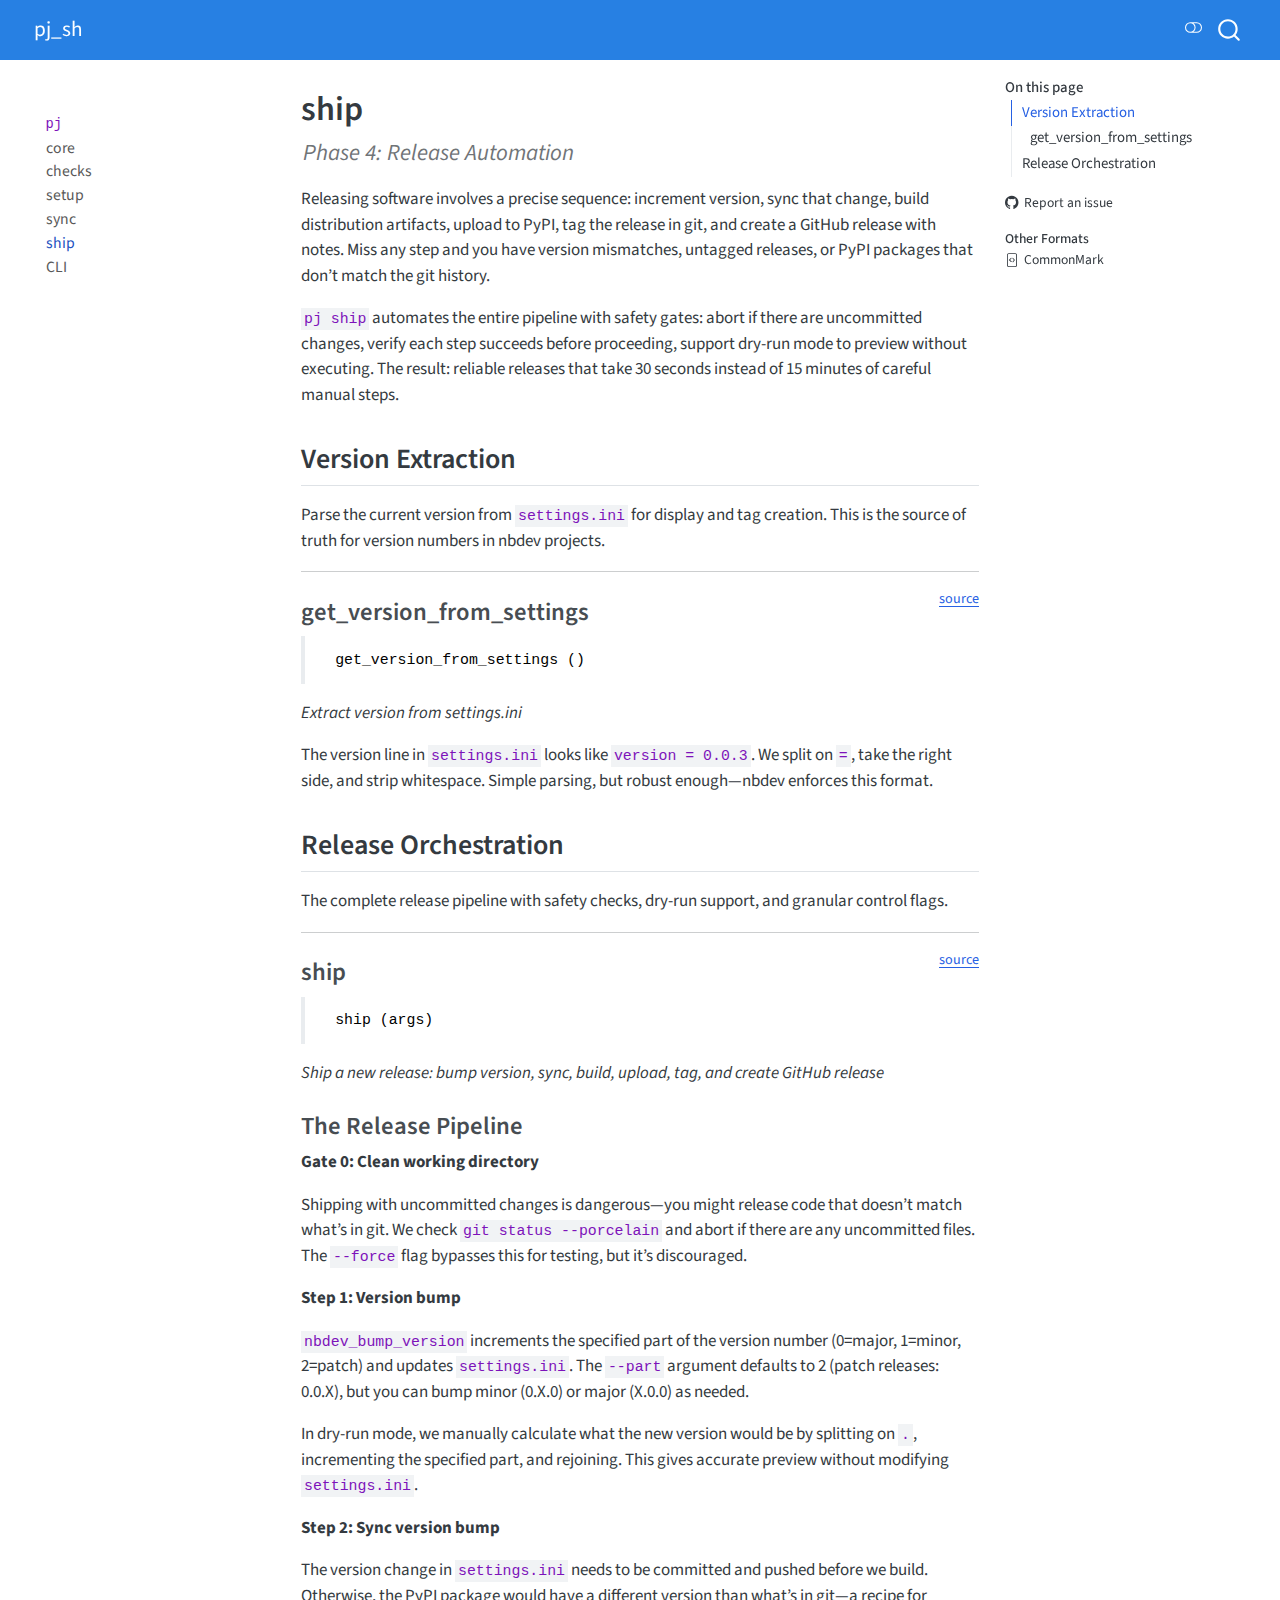
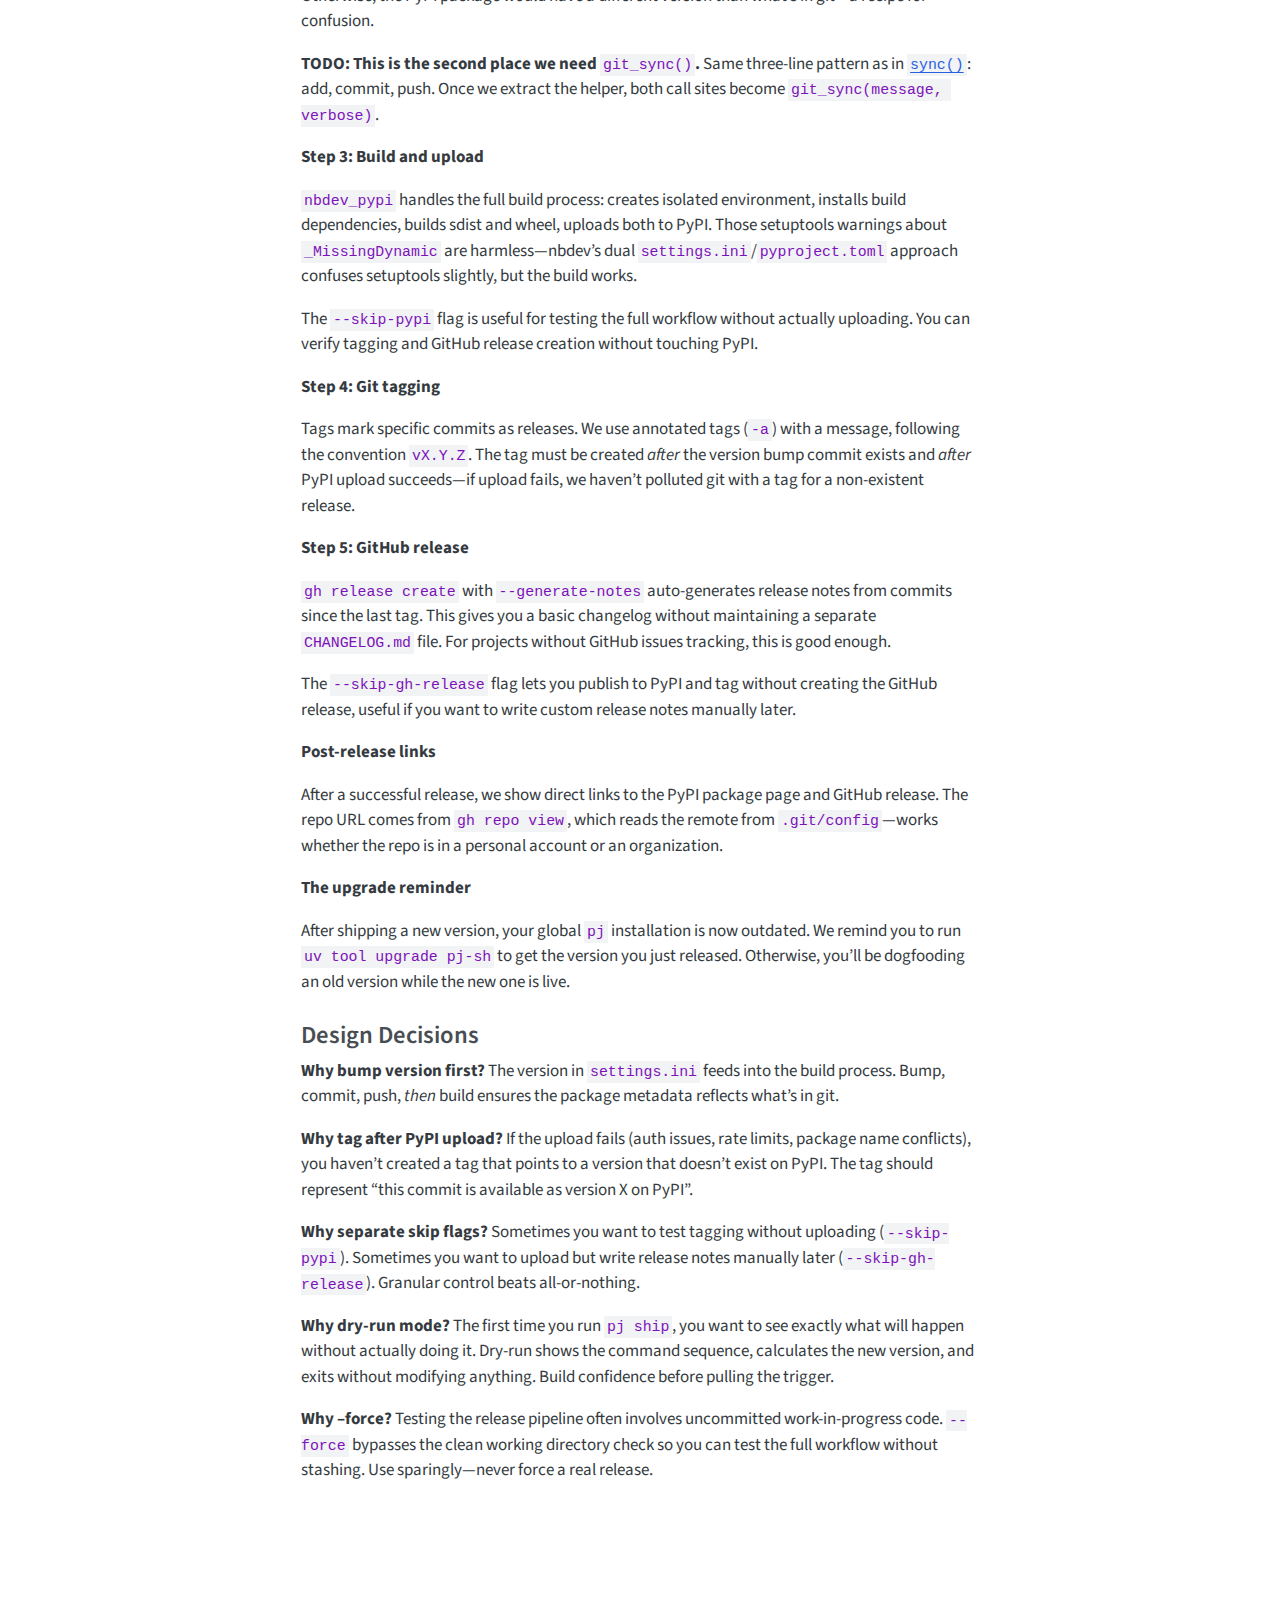
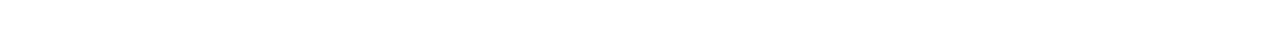
<file: ship.html>
<!DOCTYPE html>
<html xmlns="http://www.w3.org/1999/xhtml" lang="en" xml:lang="en"><head>

<meta charset="utf-8">
<meta name="generator" content="quarto-1.8.25">

<meta name="viewport" content="width=device-width, initial-scale=1.0, user-scalable=yes">

<meta name="description" content="Phase 4: Release Automation">

<title>ship – pj_sh</title>
<style>
code{white-space: pre-wrap;}
span.smallcaps{font-variant: small-caps;}
div.columns{display: flex; gap: min(4vw, 1.5em);}
div.column{flex: auto; overflow-x: auto;}
div.hanging-indent{margin-left: 1.5em; text-indent: -1.5em;}
ul.task-list{list-style: none;}
ul.task-list li input[type="checkbox"] {
  width: 0.8em;
  margin: 0 0.8em 0.2em -1em; /* quarto-specific, see https://github.com/quarto-dev/quarto-cli/issues/4556 */ 
  vertical-align: middle;
}
</style>


<script src="site_libs/quarto-nav/quarto-nav.js"></script>
<script src="site_libs/quarto-nav/headroom.min.js"></script>
<script src="site_libs/clipboard/clipboard.min.js"></script>
<script src="site_libs/quarto-search/autocomplete.umd.js"></script>
<script src="site_libs/quarto-search/fuse.min.js"></script>
<script src="site_libs/quarto-search/quarto-search.js"></script>
<meta name="quarto:offset" content="./">
<script src="site_libs/quarto-html/quarto.js" type="module"></script>
<script src="site_libs/quarto-html/tabsets/tabsets.js" type="module"></script>
<script src="site_libs/quarto-html/axe/axe-check.js" type="module"></script>
<script src="site_libs/quarto-html/popper.min.js"></script>
<script src="site_libs/quarto-html/tippy.umd.min.js"></script>
<script src="site_libs/quarto-html/anchor.min.js"></script>
<link href="site_libs/quarto-html/tippy.css" rel="stylesheet">
<link href="site_libs/quarto-html/quarto-syntax-highlighting-7b89279ff1a6dce999919e0e67d4d9ec.css" rel="stylesheet" class="quarto-color-scheme" id="quarto-text-highlighting-styles">
<link href="site_libs/quarto-html/quarto-syntax-highlighting-dark-707d8167ce6003fca903bfe2be84ab7f.css" rel="stylesheet" class="quarto-color-scheme quarto-color-alternate" id="quarto-text-highlighting-styles">
<link href="site_libs/quarto-html/quarto-syntax-highlighting-7b89279ff1a6dce999919e0e67d4d9ec.css" rel="stylesheet" class="quarto-color-scheme-extra" id="quarto-text-highlighting-styles">
<script src="site_libs/bootstrap/bootstrap.min.js"></script>
<link href="site_libs/bootstrap/bootstrap-icons.css" rel="stylesheet">
<link href="site_libs/bootstrap/bootstrap-000f0825b9c55ed21d14970d810c14a9.min.css" rel="stylesheet" append-hash="true" class="quarto-color-scheme" id="quarto-bootstrap" data-mode="light">
<link href="site_libs/bootstrap/bootstrap-dark-cd01ec01c313c8dcea9e2653ebc3bd31.min.css" rel="stylesheet" append-hash="true" class="quarto-color-scheme quarto-color-alternate" id="quarto-bootstrap" data-mode="dark">
<link href="site_libs/bootstrap/bootstrap-000f0825b9c55ed21d14970d810c14a9.min.css" rel="stylesheet" append-hash="true" class="quarto-color-scheme-extra" id="quarto-bootstrap" data-mode="light">
<script id="quarto-search-options" type="application/json">{
  "location": "navbar",
  "copy-button": false,
  "collapse-after": 3,
  "panel-placement": "end",
  "type": "overlay",
  "limit": 50,
  "keyboard-shortcut": [
    "f",
    "/",
    "s"
  ],
  "show-item-context": false,
  "language": {
    "search-no-results-text": "No results",
    "search-matching-documents-text": "matching documents",
    "search-copy-link-title": "Copy link to search",
    "search-hide-matches-text": "Hide additional matches",
    "search-more-match-text": "more match in this document",
    "search-more-matches-text": "more matches in this document",
    "search-clear-button-title": "Clear",
    "search-text-placeholder": "",
    "search-detached-cancel-button-title": "Cancel",
    "search-submit-button-title": "Submit",
    "search-label": "Search"
  }
}</script>


<link rel="stylesheet" href="styles.css">
<meta property="og:title" content="ship – pj_sh">
<meta property="og:description" content="Phase 4: Release Automation">
<meta property="og:site_name" content="pj_sh">
<meta name="twitter:title" content="ship – pj_sh">
<meta name="twitter:description" content="Phase 4: Release Automation">
<meta name="twitter:card" content="summary">
</head>

<body class="nav-sidebar floating nav-fixed quarto-light"><script id="quarto-html-before-body" type="application/javascript">
    const toggleBodyColorMode = (bsSheetEl) => {
      const mode = bsSheetEl.getAttribute("data-mode");
      const bodyEl = window.document.querySelector("body");
      if (mode === "dark") {
        bodyEl.classList.add("quarto-dark");
        bodyEl.classList.remove("quarto-light");
      } else {
        bodyEl.classList.add("quarto-light");
        bodyEl.classList.remove("quarto-dark");
      }
    }
    const toggleBodyColorPrimary = () => {
      const bsSheetEl = window.document.querySelector("link#quarto-bootstrap:not([rel=disabled-stylesheet])");
      if (bsSheetEl) {
        toggleBodyColorMode(bsSheetEl);
      }
    }
    const setColorSchemeToggle = (alternate) => {
      const toggles = window.document.querySelectorAll('.quarto-color-scheme-toggle');
      for (let i=0; i < toggles.length; i++) {
        const toggle = toggles[i];
        if (toggle) {
          if (alternate) {
            toggle.classList.add("alternate");
          } else {
            toggle.classList.remove("alternate");
          }
        }
      }
    };
    const toggleColorMode = (alternate) => {
      // Switch the stylesheets
      const primaryStylesheets = window.document.querySelectorAll('link.quarto-color-scheme:not(.quarto-color-alternate)');
      const alternateStylesheets = window.document.querySelectorAll('link.quarto-color-scheme.quarto-color-alternate');
      manageTransitions('#quarto-margin-sidebar .nav-link', false);
      if (alternate) {
        // note: dark is layered on light, we don't disable primary!
        enableStylesheet(alternateStylesheets);
        for (const sheetNode of alternateStylesheets) {
          if (sheetNode.id === "quarto-bootstrap") {
            toggleBodyColorMode(sheetNode);
          }
        }
      } else {
        disableStylesheet(alternateStylesheets);
        enableStylesheet(primaryStylesheets)
        toggleBodyColorPrimary();
      }
      manageTransitions('#quarto-margin-sidebar .nav-link', true);
      // Switch the toggles
      setColorSchemeToggle(alternate)
      // Hack to workaround the fact that safari doesn't
      // properly recolor the scrollbar when toggling (#1455)
      if (navigator.userAgent.indexOf('Safari') > 0 && navigator.userAgent.indexOf('Chrome') == -1) {
        manageTransitions("body", false);
        window.scrollTo(0, 1);
        setTimeout(() => {
          window.scrollTo(0, 0);
          manageTransitions("body", true);
        }, 40);
      }
    }
    const disableStylesheet = (stylesheets) => {
      for (let i=0; i < stylesheets.length; i++) {
        const stylesheet = stylesheets[i];
        stylesheet.rel = 'disabled-stylesheet';
      }
    }
    const enableStylesheet = (stylesheets) => {
      for (let i=0; i < stylesheets.length; i++) {
        const stylesheet = stylesheets[i];
        if(stylesheet.rel !== 'stylesheet') { // for Chrome, which will still FOUC without this check
          stylesheet.rel = 'stylesheet';
        }
      }
    }
    const manageTransitions = (selector, allowTransitions) => {
      const els = window.document.querySelectorAll(selector);
      for (let i=0; i < els.length; i++) {
        const el = els[i];
        if (allowTransitions) {
          el.classList.remove('notransition');
        } else {
          el.classList.add('notransition');
        }
      }
    }
    const isFileUrl = () => {
      return window.location.protocol === 'file:';
    }
    const hasAlternateSentinel = () => {
      let styleSentinel = getColorSchemeSentinel();
      if (styleSentinel !== null) {
        return styleSentinel === "alternate";
      } else {
        return false;
      }
    }
    const setStyleSentinel = (alternate) => {
      const value = alternate ? "alternate" : "default";
      if (!isFileUrl()) {
        window.localStorage.setItem("quarto-color-scheme", value);
      } else {
        localAlternateSentinel = value;
      }
    }
    const getColorSchemeSentinel = () => {
      if (!isFileUrl()) {
        const storageValue = window.localStorage.getItem("quarto-color-scheme");
        return storageValue != null ? storageValue : localAlternateSentinel;
      } else {
        return localAlternateSentinel;
      }
    }
    const toggleGiscusIfUsed = (isAlternate, darkModeDefault) => {
      const baseTheme = document.querySelector('#giscus-base-theme')?.value ?? 'light';
      const alternateTheme = document.querySelector('#giscus-alt-theme')?.value ?? 'dark';
      let newTheme = '';
      if(authorPrefersDark) {
        newTheme = isAlternate ? baseTheme : alternateTheme;
      } else {
        newTheme = isAlternate ? alternateTheme : baseTheme;
      }
      const changeGiscusTheme = () => {
        // From: https://github.com/giscus/giscus/issues/336
        const sendMessage = (message) => {
          const iframe = document.querySelector('iframe.giscus-frame');
          if (!iframe) return;
          iframe.contentWindow.postMessage({ giscus: message }, 'https://giscus.app');
        }
        sendMessage({
          setConfig: {
            theme: newTheme
          }
        });
      }
      const isGiscussLoaded = window.document.querySelector('iframe.giscus-frame') !== null;
      if (isGiscussLoaded) {
        changeGiscusTheme();
      }
    };
    const authorPrefersDark = false;
    const darkModeDefault = authorPrefersDark;
      document.querySelector('link#quarto-text-highlighting-styles.quarto-color-scheme-extra').rel = 'disabled-stylesheet';
      document.querySelector('link#quarto-bootstrap.quarto-color-scheme-extra').rel = 'disabled-stylesheet';
    let localAlternateSentinel = darkModeDefault ? 'alternate' : 'default';
    // Dark / light mode switch
    window.quartoToggleColorScheme = () => {
      // Read the current dark / light value
      let toAlternate = !hasAlternateSentinel();
      toggleColorMode(toAlternate);
      setStyleSentinel(toAlternate);
      toggleGiscusIfUsed(toAlternate, darkModeDefault);
      window.dispatchEvent(new Event('resize'));
    };
    // Switch to dark mode if need be
    if (hasAlternateSentinel()) {
      toggleColorMode(true);
    } else {
      toggleColorMode(false);
    }
  </script>

<div id="quarto-search-results"></div>
  <header id="quarto-header" class="headroom fixed-top">
    <nav class="navbar navbar-expand-lg " data-bs-theme="dark">
      <div class="navbar-container container-fluid">
      <div class="navbar-brand-container mx-auto">
    <a href="./index.html" class="navbar-brand navbar-brand-logo">
    </a>
    <a class="navbar-brand" href="./index.html">
    <span class="navbar-title">pj_sh</span>
    </a>
  </div>
        <div class="quarto-navbar-tools tools-end">
  <a href="" class="quarto-color-scheme-toggle quarto-navigation-tool  px-1" onclick="window.quartoToggleColorScheme(); return false;" title="Toggle dark mode"><i class="bi"></i></a>
</div>
          <div id="quarto-search" class="" title="Search"></div>
      </div> <!-- /container-fluid -->
    </nav>
  <nav class="quarto-secondary-nav">
    <div class="container-fluid d-flex">
      <button type="button" class="quarto-btn-toggle btn" data-bs-toggle="collapse" role="button" data-bs-target=".quarto-sidebar-collapse-item" aria-controls="quarto-sidebar" aria-expanded="false" aria-label="Toggle sidebar navigation" onclick="if (window.quartoToggleHeadroom) { window.quartoToggleHeadroom(); }">
        <i class="bi bi-layout-text-sidebar-reverse"></i>
      </button>
        <nav class="quarto-page-breadcrumbs" aria-label="breadcrumb"><ol class="breadcrumb"><li class="breadcrumb-item"><a href="./ship.html">ship</a></li></ol></nav>
        <a class="flex-grow-1" role="navigation" data-bs-toggle="collapse" data-bs-target=".quarto-sidebar-collapse-item" aria-controls="quarto-sidebar" aria-expanded="false" aria-label="Toggle sidebar navigation" onclick="if (window.quartoToggleHeadroom) { window.quartoToggleHeadroom(); }">      
        </a>
    </div>
  </nav>
</header>
<!-- content -->
<div id="quarto-content" class="quarto-container page-columns page-rows-contents page-layout-article page-navbar">
<!-- sidebar -->
  <nav id="quarto-sidebar" class="sidebar collapse collapse-horizontal quarto-sidebar-collapse-item sidebar-navigation floating overflow-auto">
    <div class="pt-lg-2 mt-2 text-left sidebar-header">
      <a href="./index.html" class="sidebar-logo-link">
      </a>
      </div>
    <div class="sidebar-menu-container"> 
    <ul class="list-unstyled mt-1">
        <li class="sidebar-item">
  <div class="sidebar-item-container"> 
  <a href="./index.html" class="sidebar-item-text sidebar-link">
 <span class="menu-text"><code>pj</code></span></a>
  </div>
</li>
        <li class="sidebar-item">
  <div class="sidebar-item-container"> 
  <a href="./core.html" class="sidebar-item-text sidebar-link">
 <span class="menu-text">core</span></a>
  </div>
</li>
        <li class="sidebar-item">
  <div class="sidebar-item-container"> 
  <a href="./checks.html" class="sidebar-item-text sidebar-link">
 <span class="menu-text">checks</span></a>
  </div>
</li>
        <li class="sidebar-item">
  <div class="sidebar-item-container"> 
  <a href="./setup.html" class="sidebar-item-text sidebar-link">
 <span class="menu-text">setup</span></a>
  </div>
</li>
        <li class="sidebar-item">
  <div class="sidebar-item-container"> 
  <a href="./sync.html" class="sidebar-item-text sidebar-link">
 <span class="menu-text">sync</span></a>
  </div>
</li>
        <li class="sidebar-item">
  <div class="sidebar-item-container"> 
  <a href="./ship.html" class="sidebar-item-text sidebar-link active">
 <span class="menu-text">ship</span></a>
  </div>
</li>
        <li class="sidebar-item">
  <div class="sidebar-item-container"> 
  <a href="./cli.html" class="sidebar-item-text sidebar-link">
 <span class="menu-text">CLI</span></a>
  </div>
</li>
    </ul>
    </div>
</nav>
<div id="quarto-sidebar-glass" class="quarto-sidebar-collapse-item" data-bs-toggle="collapse" data-bs-target=".quarto-sidebar-collapse-item"></div>
<!-- margin-sidebar -->
    <div id="quarto-margin-sidebar" class="sidebar margin-sidebar">
        <nav id="TOC" role="doc-toc" class="toc-active">
    <h2 id="toc-title">On this page</h2>
   
  <ul>
  <li><a href="#version-extraction" id="toc-version-extraction" class="nav-link active" data-scroll-target="#version-extraction">Version Extraction</a>
  <ul class="collapse">
  <li><a href="#get_version_from_settings" id="toc-get_version_from_settings" class="nav-link" data-scroll-target="#get_version_from_settings">get_version_from_settings</a></li>
  </ul></li>
  <li><a href="#release-orchestration" id="toc-release-orchestration" class="nav-link" data-scroll-target="#release-orchestration">Release Orchestration</a>
  <ul class="collapse">
  <li><a href="#ship" id="toc-ship" class="nav-link" data-scroll-target="#ship">ship</a></li>
  <li><a href="#the-release-pipeline" id="toc-the-release-pipeline" class="nav-link" data-scroll-target="#the-release-pipeline">The Release Pipeline</a></li>
  <li><a href="#design-decisions" id="toc-design-decisions" class="nav-link" data-scroll-target="#design-decisions">Design Decisions</a></li>
  </ul></li>
  </ul>
<div class="toc-actions"><ul><li><a href="https://github.com/kitled/pj/issues/new" class="toc-action"><i class="bi bi-github"></i>Report an issue</a></li></ul></div><div class="quarto-alternate-formats"><h2>Other Formats</h2><ul><li><a href="ship.html.md"><i class="bi bi-file-code"></i>CommonMark</a></li></ul></div></nav>
    </div>
<!-- main -->
<main class="content" id="quarto-document-content">


<header id="title-block-header" class="quarto-title-block default">
<div class="quarto-title">
<h1 class="title">ship</h1>
</div>

<div>
  <div class="description">
    Phase 4: Release Automation
  </div>
</div>


<div class="quarto-title-meta">

    
  
    
  </div>
  


</header>


<!-- WARNING: THIS FILE WAS AUTOGENERATED! DO NOT EDIT! -->
<p>Releasing software involves a precise sequence: increment version, sync that change, build distribution artifacts, upload to PyPI, tag the release in git, and create a GitHub release with notes. Miss any step and you have version mismatches, untagged releases, or PyPI packages that don’t match the git history.</p>
<p><code>pj ship</code> automates the entire pipeline with safety gates: abort if there are uncommitted changes, verify each step succeeds before proceeding, support dry-run mode to preview without executing. The result: reliable releases that take 30 seconds instead of 15 minutes of careful manual steps.</p>
<section id="version-extraction" class="level2">
<h2 class="anchored" data-anchor-id="version-extraction">Version Extraction</h2>
<p>Parse the current version from <code>settings.ini</code> for display and tag creation. This is the source of truth for version numbers in nbdev projects.</p>
<hr>
<p><a href="https://github.com/kitled/pj/blob/main/pj/ship.py#L14" target="_blank" style="float:right; font-size:smaller">source</a></p>
<section id="get_version_from_settings" class="level3">
<h3 class="anchored" data-anchor-id="get_version_from_settings">get_version_from_settings</h3>
<blockquote class="blockquote">
<pre><code> get_version_from_settings ()</code></pre>
</blockquote>
<p><em>Extract version from settings.ini</em></p>
<p>The version line in <code>settings.ini</code> looks like <code>version = 0.0.3</code>. We split on <code>=</code>, take the right side, and strip whitespace. Simple parsing, but robust enough—nbdev enforces this format.</p>
</section>
</section>
<section id="release-orchestration" class="level2">
<h2 class="anchored" data-anchor-id="release-orchestration">Release Orchestration</h2>
<p>The complete release pipeline with safety checks, dry-run support, and granular control flags.</p>
<hr>
<p><a href="https://github.com/kitled/pj/blob/main/pj/ship.py#L29" target="_blank" style="float:right; font-size:smaller">source</a></p>
<section id="ship" class="level3">
<h3 class="anchored" data-anchor-id="ship">ship</h3>
<blockquote class="blockquote">
<pre><code> ship (args)</code></pre>
</blockquote>
<p><em>Ship a new release: bump version, sync, build, upload, tag, and create GitHub release</em></p>
</section>
<section id="the-release-pipeline" class="level3">
<h3 class="anchored" data-anchor-id="the-release-pipeline">The Release Pipeline</h3>
<p><strong>Gate 0: Clean working directory</strong></p>
<p>Shipping with uncommitted changes is dangerous—you might release code that doesn’t match what’s in git. We check <code>git status --porcelain</code> and abort if there are any uncommitted files. The <code>--force</code> flag bypasses this for testing, but it’s discouraged.</p>
<p><strong>Step 1: Version bump</strong></p>
<p><code>nbdev_bump_version</code> increments the specified part of the version number (0=major, 1=minor, 2=patch) and updates <code>settings.ini</code>. The <code>--part</code> argument defaults to 2 (patch releases: 0.0.X), but you can bump minor (0.X.0) or major (X.0.0) as needed.</p>
<p>In dry-run mode, we manually calculate what the new version would be by splitting on <code>.</code>, incrementing the specified part, and rejoining. This gives accurate preview without modifying <code>settings.ini</code>.</p>
<p><strong>Step 2: Sync version bump</strong></p>
<p>The version change in <code>settings.ini</code> needs to be committed and pushed before we build. Otherwise, the PyPI package would have a different version than what’s in git—a recipe for confusion.</p>
<p><strong>TODO: This is the second place we need <code>git_sync()</code>.</strong> Same three-line pattern as in <a href="https://kitled.github.io/pj/sync.html#sync"><code>sync()</code></a>: add, commit, push. Once we extract the helper, both call sites become <code>git_sync(message, verbose)</code>.</p>
<p><strong>Step 3: Build and upload</strong></p>
<p><code>nbdev_pypi</code> handles the full build process: creates isolated environment, installs build dependencies, builds sdist and wheel, uploads both to PyPI. Those setuptools warnings about <code>_MissingDynamic</code> are harmless—nbdev’s dual <code>settings.ini</code>/<code>pyproject.toml</code> approach confuses setuptools slightly, but the build works.</p>
<p>The <code>--skip-pypi</code> flag is useful for testing the full workflow without actually uploading. You can verify tagging and GitHub release creation without touching PyPI.</p>
<p><strong>Step 4: Git tagging</strong></p>
<p>Tags mark specific commits as releases. We use annotated tags (<code>-a</code>) with a message, following the convention <code>vX.Y.Z</code>. The tag must be created <em>after</em> the version bump commit exists and <em>after</em> PyPI upload succeeds—if upload fails, we haven’t polluted git with a tag for a non-existent release.</p>
<p><strong>Step 5: GitHub release</strong></p>
<p><code>gh release create</code> with <code>--generate-notes</code> auto-generates release notes from commits since the last tag. This gives you a basic changelog without maintaining a separate <code>CHANGELOG.md</code> file. For projects without GitHub issues tracking, this is good enough.</p>
<p>The <code>--skip-gh-release</code> flag lets you publish to PyPI and tag without creating the GitHub release, useful if you want to write custom release notes manually later.</p>
<p><strong>Post-release links</strong></p>
<p>After a successful release, we show direct links to the PyPI package page and GitHub release. The repo URL comes from <code>gh repo view</code>, which reads the remote from <code>.git/config</code>—works whether the repo is in a personal account or an organization.</p>
<p><strong>The upgrade reminder</strong></p>
<p>After shipping a new version, your global <code>pj</code> installation is now outdated. We remind you to run <code>uv tool upgrade pj-sh</code> to get the version you just released. Otherwise, you’ll be dogfooding an old version while the new one is live.</p>
</section>
<section id="design-decisions" class="level3">
<h3 class="anchored" data-anchor-id="design-decisions">Design Decisions</h3>
<p><strong>Why bump version first?</strong> The version in <code>settings.ini</code> feeds into the build process. Bump, commit, push, <em>then</em> build ensures the package metadata reflects what’s in git.</p>
<p><strong>Why tag after PyPI upload?</strong> If the upload fails (auth issues, rate limits, package name conflicts), you haven’t created a tag that points to a version that doesn’t exist on PyPI. The tag should represent “this commit is available as version X on PyPI”.</p>
<p><strong>Why separate skip flags?</strong> Sometimes you want to test tagging without uploading (<code>--skip-pypi</code>). Sometimes you want to upload but write release notes manually later (<code>--skip-gh-release</code>). Granular control beats all-or-nothing.</p>
<p><strong>Why dry-run mode?</strong> The first time you run <code>pj ship</code>, you want to see exactly what will happen without actually doing it. Dry-run shows the command sequence, calculates the new version, and exits without modifying anything. Build confidence before pulling the trigger.</p>
<p><strong>Why –force?</strong> Testing the release pipeline often involves uncommitted work-in-progress code. <code>--force</code> bypasses the clean working directory check so you can test the full workflow without stashing. Use sparingly—never force a real release.</p>


</section>
</section>

</main> <!-- /main -->
<script id="quarto-html-after-body" type="application/javascript">
  window.document.addEventListener("DOMContentLoaded", function (event) {
    // Ensure there is a toggle, if there isn't float one in the top right
    if (window.document.querySelector('.quarto-color-scheme-toggle') === null) {
      const a = window.document.createElement('a');
      a.classList.add('top-right');
      a.classList.add('quarto-color-scheme-toggle');
      a.href = "";
      a.onclick = function() { try { window.quartoToggleColorScheme(); } catch {} return false; };
      const i = window.document.createElement("i");
      i.classList.add('bi');
      a.appendChild(i);
      window.document.body.appendChild(a);
    }
    setColorSchemeToggle(hasAlternateSentinel())
    const icon = "";
    const anchorJS = new window.AnchorJS();
    anchorJS.options = {
      placement: 'right',
      icon: icon
    };
    anchorJS.add('.anchored');
    const isCodeAnnotation = (el) => {
      for (const clz of el.classList) {
        if (clz.startsWith('code-annotation-')) {                     
          return true;
        }
      }
      return false;
    }
    const onCopySuccess = function(e) {
      // button target
      const button = e.trigger;
      // don't keep focus
      button.blur();
      // flash "checked"
      button.classList.add('code-copy-button-checked');
      var currentTitle = button.getAttribute("title");
      button.setAttribute("title", "Copied!");
      let tooltip;
      if (window.bootstrap) {
        button.setAttribute("data-bs-toggle", "tooltip");
        button.setAttribute("data-bs-placement", "left");
        button.setAttribute("data-bs-title", "Copied!");
        tooltip = new bootstrap.Tooltip(button, 
          { trigger: "manual", 
            customClass: "code-copy-button-tooltip",
            offset: [0, -8]});
        tooltip.show();    
      }
      setTimeout(function() {
        if (tooltip) {
          tooltip.hide();
          button.removeAttribute("data-bs-title");
          button.removeAttribute("data-bs-toggle");
          button.removeAttribute("data-bs-placement");
        }
        button.setAttribute("title", currentTitle);
        button.classList.remove('code-copy-button-checked');
      }, 1000);
      // clear code selection
      e.clearSelection();
    }
    const getTextToCopy = function(trigger) {
      const outerScaffold = trigger.parentElement.cloneNode(true);
      const codeEl = outerScaffold.querySelector('code');
      for (const childEl of codeEl.children) {
        if (isCodeAnnotation(childEl)) {
          childEl.remove();
        }
      }
      return codeEl.innerText;
    }
    const clipboard = new window.ClipboardJS('.code-copy-button:not([data-in-quarto-modal])', {
      text: getTextToCopy
    });
    clipboard.on('success', onCopySuccess);
    if (window.document.getElementById('quarto-embedded-source-code-modal')) {
      const clipboardModal = new window.ClipboardJS('.code-copy-button[data-in-quarto-modal]', {
        text: getTextToCopy,
        container: window.document.getElementById('quarto-embedded-source-code-modal')
      });
      clipboardModal.on('success', onCopySuccess);
    }
      var localhostRegex = new RegExp(/^(?:http|https):\/\/localhost\:?[0-9]*\//);
      var mailtoRegex = new RegExp(/^mailto:/);
        var filterRegex = new RegExp("https:\/\/kitled\.github\.io\/pj");
      var isInternal = (href) => {
          return filterRegex.test(href) || localhostRegex.test(href) || mailtoRegex.test(href);
      }
      // Inspect non-navigation links and adorn them if external
     var links = window.document.querySelectorAll('a[href]:not(.nav-link):not(.navbar-brand):not(.toc-action):not(.sidebar-link):not(.sidebar-item-toggle):not(.pagination-link):not(.no-external):not([aria-hidden]):not(.dropdown-item):not(.quarto-navigation-tool):not(.about-link)');
      for (var i=0; i<links.length; i++) {
        const link = links[i];
        if (!isInternal(link.href)) {
          // undo the damage that might have been done by quarto-nav.js in the case of
          // links that we want to consider external
          if (link.dataset.originalHref !== undefined) {
            link.href = link.dataset.originalHref;
          }
        }
      }
    function tippyHover(el, contentFn, onTriggerFn, onUntriggerFn) {
      const config = {
        allowHTML: true,
        maxWidth: 500,
        delay: 100,
        arrow: false,
        appendTo: function(el) {
            return el.parentElement;
        },
        interactive: true,
        interactiveBorder: 10,
        theme: 'quarto',
        placement: 'bottom-start',
      };
      if (contentFn) {
        config.content = contentFn;
      }
      if (onTriggerFn) {
        config.onTrigger = onTriggerFn;
      }
      if (onUntriggerFn) {
        config.onUntrigger = onUntriggerFn;
      }
      window.tippy(el, config); 
    }
    const noterefs = window.document.querySelectorAll('a[role="doc-noteref"]');
    for (var i=0; i<noterefs.length; i++) {
      const ref = noterefs[i];
      tippyHover(ref, function() {
        // use id or data attribute instead here
        let href = ref.getAttribute('data-footnote-href') || ref.getAttribute('href');
        try { href = new URL(href).hash; } catch {}
        const id = href.replace(/^#\/?/, "");
        const note = window.document.getElementById(id);
        if (note) {
          return note.innerHTML;
        } else {
          return "";
        }
      });
    }
    const xrefs = window.document.querySelectorAll('a.quarto-xref');
    const processXRef = (id, note) => {
      // Strip column container classes
      const stripColumnClz = (el) => {
        el.classList.remove("page-full", "page-columns");
        if (el.children) {
          for (const child of el.children) {
            stripColumnClz(child);
          }
        }
      }
      stripColumnClz(note)
      if (id === null || id.startsWith('sec-')) {
        // Special case sections, only their first couple elements
        const container = document.createElement("div");
        if (note.children && note.children.length > 2) {
          container.appendChild(note.children[0].cloneNode(true));
          for (let i = 1; i < note.children.length; i++) {
            const child = note.children[i];
            if (child.tagName === "P" && child.innerText === "") {
              continue;
            } else {
              container.appendChild(child.cloneNode(true));
              break;
            }
          }
          if (window.Quarto?.typesetMath) {
            window.Quarto.typesetMath(container);
          }
          return container.innerHTML
        } else {
          if (window.Quarto?.typesetMath) {
            window.Quarto.typesetMath(note);
          }
          return note.innerHTML;
        }
      } else {
        // Remove any anchor links if they are present
        const anchorLink = note.querySelector('a.anchorjs-link');
        if (anchorLink) {
          anchorLink.remove();
        }
        if (window.Quarto?.typesetMath) {
          window.Quarto.typesetMath(note);
        }
        if (note.classList.contains("callout")) {
          return note.outerHTML;
        } else {
          return note.innerHTML;
        }
      }
    }
    for (var i=0; i<xrefs.length; i++) {
      const xref = xrefs[i];
      tippyHover(xref, undefined, function(instance) {
        instance.disable();
        let url = xref.getAttribute('href');
        let hash = undefined; 
        if (url.startsWith('#')) {
          hash = url;
        } else {
          try { hash = new URL(url).hash; } catch {}
        }
        if (hash) {
          const id = hash.replace(/^#\/?/, "");
          const note = window.document.getElementById(id);
          if (note !== null) {
            try {
              const html = processXRef(id, note.cloneNode(true));
              instance.setContent(html);
            } finally {
              instance.enable();
              instance.show();
            }
          } else {
            // See if we can fetch this
            fetch(url.split('#')[0])
            .then(res => res.text())
            .then(html => {
              const parser = new DOMParser();
              const htmlDoc = parser.parseFromString(html, "text/html");
              const note = htmlDoc.getElementById(id);
              if (note !== null) {
                const html = processXRef(id, note);
                instance.setContent(html);
              } 
            }).finally(() => {
              instance.enable();
              instance.show();
            });
          }
        } else {
          // See if we can fetch a full url (with no hash to target)
          // This is a special case and we should probably do some content thinning / targeting
          fetch(url)
          .then(res => res.text())
          .then(html => {
            const parser = new DOMParser();
            const htmlDoc = parser.parseFromString(html, "text/html");
            const note = htmlDoc.querySelector('main.content');
            if (note !== null) {
              // This should only happen for chapter cross references
              // (since there is no id in the URL)
              // remove the first header
              if (note.children.length > 0 && note.children[0].tagName === "HEADER") {
                note.children[0].remove();
              }
              const html = processXRef(null, note);
              instance.setContent(html);
            } 
          }).finally(() => {
            instance.enable();
            instance.show();
          });
        }
      }, function(instance) {
      });
    }
        let selectedAnnoteEl;
        const selectorForAnnotation = ( cell, annotation) => {
          let cellAttr = 'data-code-cell="' + cell + '"';
          let lineAttr = 'data-code-annotation="' +  annotation + '"';
          const selector = 'span[' + cellAttr + '][' + lineAttr + ']';
          return selector;
        }
        const selectCodeLines = (annoteEl) => {
          const doc = window.document;
          const targetCell = annoteEl.getAttribute("data-target-cell");
          const targetAnnotation = annoteEl.getAttribute("data-target-annotation");
          const annoteSpan = window.document.querySelector(selectorForAnnotation(targetCell, targetAnnotation));
          const lines = annoteSpan.getAttribute("data-code-lines").split(",");
          const lineIds = lines.map((line) => {
            return targetCell + "-" + line;
          })
          let top = null;
          let height = null;
          let parent = null;
          if (lineIds.length > 0) {
              //compute the position of the single el (top and bottom and make a div)
              const el = window.document.getElementById(lineIds[0]);
              top = el.offsetTop;
              height = el.offsetHeight;
              parent = el.parentElement.parentElement;
            if (lineIds.length > 1) {
              const lastEl = window.document.getElementById(lineIds[lineIds.length - 1]);
              const bottom = lastEl.offsetTop + lastEl.offsetHeight;
              height = bottom - top;
            }
            if (top !== null && height !== null && parent !== null) {
              // cook up a div (if necessary) and position it 
              let div = window.document.getElementById("code-annotation-line-highlight");
              if (div === null) {
                div = window.document.createElement("div");
                div.setAttribute("id", "code-annotation-line-highlight");
                div.style.position = 'absolute';
                parent.appendChild(div);
              }
              div.style.top = top - 2 + "px";
              div.style.height = height + 4 + "px";
              div.style.left = 0;
              let gutterDiv = window.document.getElementById("code-annotation-line-highlight-gutter");
              if (gutterDiv === null) {
                gutterDiv = window.document.createElement("div");
                gutterDiv.setAttribute("id", "code-annotation-line-highlight-gutter");
                gutterDiv.style.position = 'absolute';
                const codeCell = window.document.getElementById(targetCell);
                const gutter = codeCell.querySelector('.code-annotation-gutter');
                gutter.appendChild(gutterDiv);
              }
              gutterDiv.style.top = top - 2 + "px";
              gutterDiv.style.height = height + 4 + "px";
            }
            selectedAnnoteEl = annoteEl;
          }
        };
        const unselectCodeLines = () => {
          const elementsIds = ["code-annotation-line-highlight", "code-annotation-line-highlight-gutter"];
          elementsIds.forEach((elId) => {
            const div = window.document.getElementById(elId);
            if (div) {
              div.remove();
            }
          });
          selectedAnnoteEl = undefined;
        };
          // Handle positioning of the toggle
      window.addEventListener(
        "resize",
        throttle(() => {
          elRect = undefined;
          if (selectedAnnoteEl) {
            selectCodeLines(selectedAnnoteEl);
          }
        }, 10)
      );
      function throttle(fn, ms) {
      let throttle = false;
      let timer;
        return (...args) => {
          if(!throttle) { // first call gets through
              fn.apply(this, args);
              throttle = true;
          } else { // all the others get throttled
              if(timer) clearTimeout(timer); // cancel #2
              timer = setTimeout(() => {
                fn.apply(this, args);
                timer = throttle = false;
              }, ms);
          }
        };
      }
        // Attach click handler to the DT
        const annoteDls = window.document.querySelectorAll('dt[data-target-cell]');
        for (const annoteDlNode of annoteDls) {
          annoteDlNode.addEventListener('click', (event) => {
            const clickedEl = event.target;
            if (clickedEl !== selectedAnnoteEl) {
              unselectCodeLines();
              const activeEl = window.document.querySelector('dt[data-target-cell].code-annotation-active');
              if (activeEl) {
                activeEl.classList.remove('code-annotation-active');
              }
              selectCodeLines(clickedEl);
              clickedEl.classList.add('code-annotation-active');
            } else {
              // Unselect the line
              unselectCodeLines();
              clickedEl.classList.remove('code-annotation-active');
            }
          });
        }
    const findCites = (el) => {
      const parentEl = el.parentElement;
      if (parentEl) {
        const cites = parentEl.dataset.cites;
        if (cites) {
          return {
            el,
            cites: cites.split(' ')
          };
        } else {
          return findCites(el.parentElement)
        }
      } else {
        return undefined;
      }
    };
    var bibliorefs = window.document.querySelectorAll('a[role="doc-biblioref"]');
    for (var i=0; i<bibliorefs.length; i++) {
      const ref = bibliorefs[i];
      const citeInfo = findCites(ref);
      if (citeInfo) {
        tippyHover(citeInfo.el, function() {
          var popup = window.document.createElement('div');
          citeInfo.cites.forEach(function(cite) {
            var citeDiv = window.document.createElement('div');
            citeDiv.classList.add('hanging-indent');
            citeDiv.classList.add('csl-entry');
            var biblioDiv = window.document.getElementById('ref-' + cite);
            if (biblioDiv) {
              citeDiv.innerHTML = biblioDiv.innerHTML;
            }
            popup.appendChild(citeDiv);
          });
          return popup.innerHTML;
        });
      }
    }
  });
  </script>
</div> <!-- /content -->




<footer class="footer"><div class="nav-footer"><div class="nav-footer-center"><div class="toc-actions d-sm-block d-md-none"><ul><li><a href="https://github.com/kitled/pj/issues/new" class="toc-action"><i class="bi bi-github"></i>Report an issue</a></li></ul></div></div></div></footer></body></html>
</file>
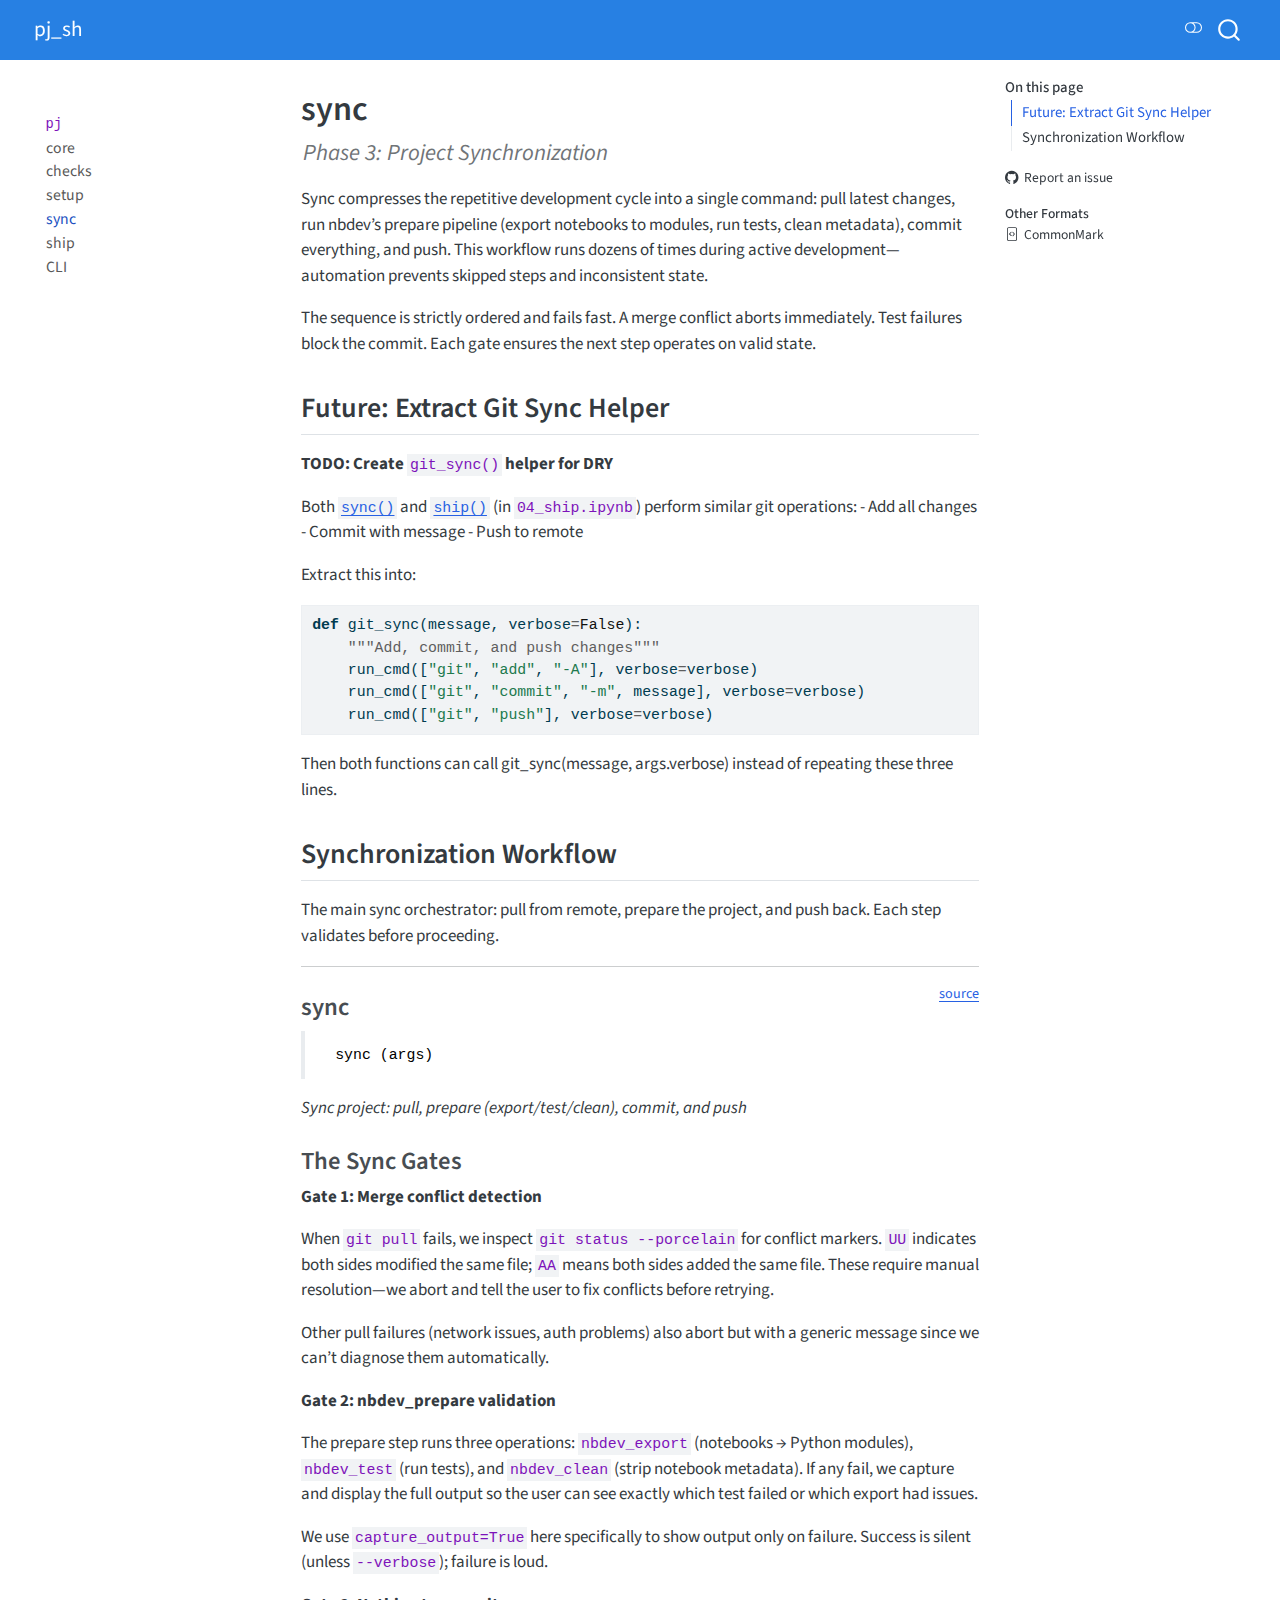
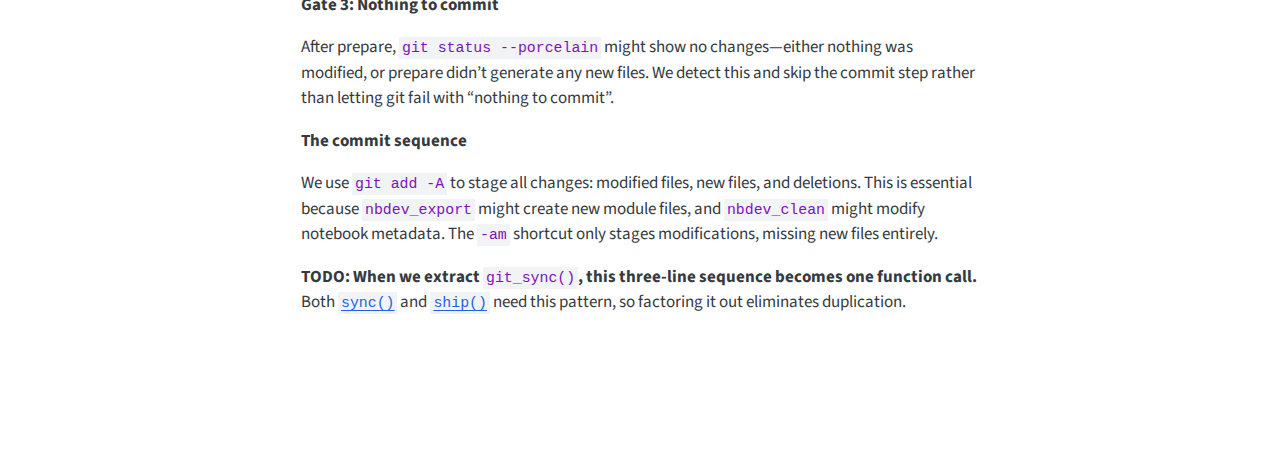
<file: sync.html>
<!DOCTYPE html>
<html xmlns="http://www.w3.org/1999/xhtml" lang="en" xml:lang="en"><head>

<meta charset="utf-8">
<meta name="generator" content="quarto-1.8.25">

<meta name="viewport" content="width=device-width, initial-scale=1.0, user-scalable=yes">

<meta name="description" content="Phase 3: Project Synchronization">

<title>sync – pj_sh</title>
<style>
code{white-space: pre-wrap;}
span.smallcaps{font-variant: small-caps;}
div.columns{display: flex; gap: min(4vw, 1.5em);}
div.column{flex: auto; overflow-x: auto;}
div.hanging-indent{margin-left: 1.5em; text-indent: -1.5em;}
ul.task-list{list-style: none;}
ul.task-list li input[type="checkbox"] {
  width: 0.8em;
  margin: 0 0.8em 0.2em -1em; /* quarto-specific, see https://github.com/quarto-dev/quarto-cli/issues/4556 */ 
  vertical-align: middle;
}
/* CSS for syntax highlighting */
html { -webkit-text-size-adjust: 100%; }
pre > code.sourceCode { white-space: pre; position: relative; }
pre > code.sourceCode > span { display: inline-block; line-height: 1.25; }
pre > code.sourceCode > span:empty { height: 1.2em; }
.sourceCode { overflow: visible; }
code.sourceCode > span { color: inherit; text-decoration: inherit; }
div.sourceCode { margin: 1em 0; }
pre.sourceCode { margin: 0; }
@media screen {
div.sourceCode { overflow: auto; }
}
@media print {
pre > code.sourceCode { white-space: pre-wrap; }
pre > code.sourceCode > span { text-indent: -5em; padding-left: 5em; }
}
pre.numberSource code
  { counter-reset: source-line 0; }
pre.numberSource code > span
  { position: relative; left: -4em; counter-increment: source-line; }
pre.numberSource code > span > a:first-child::before
  { content: counter(source-line);
    position: relative; left: -1em; text-align: right; vertical-align: baseline;
    border: none; display: inline-block;
    -webkit-touch-callout: none; -webkit-user-select: none;
    -khtml-user-select: none; -moz-user-select: none;
    -ms-user-select: none; user-select: none;
    padding: 0 4px; width: 4em;
  }
pre.numberSource { margin-left: 3em;  padding-left: 4px; }
div.sourceCode
  {   }
@media screen {
pre > code.sourceCode > span > a:first-child::before { text-decoration: underline; }
}
</style>


<script src="site_libs/quarto-nav/quarto-nav.js"></script>
<script src="site_libs/quarto-nav/headroom.min.js"></script>
<script src="site_libs/clipboard/clipboard.min.js"></script>
<script src="site_libs/quarto-search/autocomplete.umd.js"></script>
<script src="site_libs/quarto-search/fuse.min.js"></script>
<script src="site_libs/quarto-search/quarto-search.js"></script>
<meta name="quarto:offset" content="./">
<script src="site_libs/quarto-html/quarto.js" type="module"></script>
<script src="site_libs/quarto-html/tabsets/tabsets.js" type="module"></script>
<script src="site_libs/quarto-html/axe/axe-check.js" type="module"></script>
<script src="site_libs/quarto-html/popper.min.js"></script>
<script src="site_libs/quarto-html/tippy.umd.min.js"></script>
<script src="site_libs/quarto-html/anchor.min.js"></script>
<link href="site_libs/quarto-html/tippy.css" rel="stylesheet">
<link href="site_libs/quarto-html/quarto-syntax-highlighting-7b89279ff1a6dce999919e0e67d4d9ec.css" rel="stylesheet" class="quarto-color-scheme" id="quarto-text-highlighting-styles">
<link href="site_libs/quarto-html/quarto-syntax-highlighting-dark-707d8167ce6003fca903bfe2be84ab7f.css" rel="stylesheet" class="quarto-color-scheme quarto-color-alternate" id="quarto-text-highlighting-styles">
<link href="site_libs/quarto-html/quarto-syntax-highlighting-7b89279ff1a6dce999919e0e67d4d9ec.css" rel="stylesheet" class="quarto-color-scheme-extra" id="quarto-text-highlighting-styles">
<script src="site_libs/bootstrap/bootstrap.min.js"></script>
<link href="site_libs/bootstrap/bootstrap-icons.css" rel="stylesheet">
<link href="site_libs/bootstrap/bootstrap-000f0825b9c55ed21d14970d810c14a9.min.css" rel="stylesheet" append-hash="true" class="quarto-color-scheme" id="quarto-bootstrap" data-mode="light">
<link href="site_libs/bootstrap/bootstrap-dark-cd01ec01c313c8dcea9e2653ebc3bd31.min.css" rel="stylesheet" append-hash="true" class="quarto-color-scheme quarto-color-alternate" id="quarto-bootstrap" data-mode="dark">
<link href="site_libs/bootstrap/bootstrap-000f0825b9c55ed21d14970d810c14a9.min.css" rel="stylesheet" append-hash="true" class="quarto-color-scheme-extra" id="quarto-bootstrap" data-mode="light">
<script id="quarto-search-options" type="application/json">{
  "location": "navbar",
  "copy-button": false,
  "collapse-after": 3,
  "panel-placement": "end",
  "type": "overlay",
  "limit": 50,
  "keyboard-shortcut": [
    "f",
    "/",
    "s"
  ],
  "show-item-context": false,
  "language": {
    "search-no-results-text": "No results",
    "search-matching-documents-text": "matching documents",
    "search-copy-link-title": "Copy link to search",
    "search-hide-matches-text": "Hide additional matches",
    "search-more-match-text": "more match in this document",
    "search-more-matches-text": "more matches in this document",
    "search-clear-button-title": "Clear",
    "search-text-placeholder": "",
    "search-detached-cancel-button-title": "Cancel",
    "search-submit-button-title": "Submit",
    "search-label": "Search"
  }
}</script>


<link rel="stylesheet" href="styles.css">
<meta property="og:title" content="sync – pj_sh">
<meta property="og:description" content="Phase 3: Project Synchronization">
<meta property="og:site_name" content="pj_sh">
<meta name="twitter:title" content="sync – pj_sh">
<meta name="twitter:description" content="Phase 3: Project Synchronization">
<meta name="twitter:card" content="summary">
</head>

<body class="nav-sidebar floating nav-fixed quarto-light"><script id="quarto-html-before-body" type="application/javascript">
    const toggleBodyColorMode = (bsSheetEl) => {
      const mode = bsSheetEl.getAttribute("data-mode");
      const bodyEl = window.document.querySelector("body");
      if (mode === "dark") {
        bodyEl.classList.add("quarto-dark");
        bodyEl.classList.remove("quarto-light");
      } else {
        bodyEl.classList.add("quarto-light");
        bodyEl.classList.remove("quarto-dark");
      }
    }
    const toggleBodyColorPrimary = () => {
      const bsSheetEl = window.document.querySelector("link#quarto-bootstrap:not([rel=disabled-stylesheet])");
      if (bsSheetEl) {
        toggleBodyColorMode(bsSheetEl);
      }
    }
    const setColorSchemeToggle = (alternate) => {
      const toggles = window.document.querySelectorAll('.quarto-color-scheme-toggle');
      for (let i=0; i < toggles.length; i++) {
        const toggle = toggles[i];
        if (toggle) {
          if (alternate) {
            toggle.classList.add("alternate");
          } else {
            toggle.classList.remove("alternate");
          }
        }
      }
    };
    const toggleColorMode = (alternate) => {
      // Switch the stylesheets
      const primaryStylesheets = window.document.querySelectorAll('link.quarto-color-scheme:not(.quarto-color-alternate)');
      const alternateStylesheets = window.document.querySelectorAll('link.quarto-color-scheme.quarto-color-alternate');
      manageTransitions('#quarto-margin-sidebar .nav-link', false);
      if (alternate) {
        // note: dark is layered on light, we don't disable primary!
        enableStylesheet(alternateStylesheets);
        for (const sheetNode of alternateStylesheets) {
          if (sheetNode.id === "quarto-bootstrap") {
            toggleBodyColorMode(sheetNode);
          }
        }
      } else {
        disableStylesheet(alternateStylesheets);
        enableStylesheet(primaryStylesheets)
        toggleBodyColorPrimary();
      }
      manageTransitions('#quarto-margin-sidebar .nav-link', true);
      // Switch the toggles
      setColorSchemeToggle(alternate)
      // Hack to workaround the fact that safari doesn't
      // properly recolor the scrollbar when toggling (#1455)
      if (navigator.userAgent.indexOf('Safari') > 0 && navigator.userAgent.indexOf('Chrome') == -1) {
        manageTransitions("body", false);
        window.scrollTo(0, 1);
        setTimeout(() => {
          window.scrollTo(0, 0);
          manageTransitions("body", true);
        }, 40);
      }
    }
    const disableStylesheet = (stylesheets) => {
      for (let i=0; i < stylesheets.length; i++) {
        const stylesheet = stylesheets[i];
        stylesheet.rel = 'disabled-stylesheet';
      }
    }
    const enableStylesheet = (stylesheets) => {
      for (let i=0; i < stylesheets.length; i++) {
        const stylesheet = stylesheets[i];
        if(stylesheet.rel !== 'stylesheet') { // for Chrome, which will still FOUC without this check
          stylesheet.rel = 'stylesheet';
        }
      }
    }
    const manageTransitions = (selector, allowTransitions) => {
      const els = window.document.querySelectorAll(selector);
      for (let i=0; i < els.length; i++) {
        const el = els[i];
        if (allowTransitions) {
          el.classList.remove('notransition');
        } else {
          el.classList.add('notransition');
        }
      }
    }
    const isFileUrl = () => {
      return window.location.protocol === 'file:';
    }
    const hasAlternateSentinel = () => {
      let styleSentinel = getColorSchemeSentinel();
      if (styleSentinel !== null) {
        return styleSentinel === "alternate";
      } else {
        return false;
      }
    }
    const setStyleSentinel = (alternate) => {
      const value = alternate ? "alternate" : "default";
      if (!isFileUrl()) {
        window.localStorage.setItem("quarto-color-scheme", value);
      } else {
        localAlternateSentinel = value;
      }
    }
    const getColorSchemeSentinel = () => {
      if (!isFileUrl()) {
        const storageValue = window.localStorage.getItem("quarto-color-scheme");
        return storageValue != null ? storageValue : localAlternateSentinel;
      } else {
        return localAlternateSentinel;
      }
    }
    const toggleGiscusIfUsed = (isAlternate, darkModeDefault) => {
      const baseTheme = document.querySelector('#giscus-base-theme')?.value ?? 'light';
      const alternateTheme = document.querySelector('#giscus-alt-theme')?.value ?? 'dark';
      let newTheme = '';
      if(authorPrefersDark) {
        newTheme = isAlternate ? baseTheme : alternateTheme;
      } else {
        newTheme = isAlternate ? alternateTheme : baseTheme;
      }
      const changeGiscusTheme = () => {
        // From: https://github.com/giscus/giscus/issues/336
        const sendMessage = (message) => {
          const iframe = document.querySelector('iframe.giscus-frame');
          if (!iframe) return;
          iframe.contentWindow.postMessage({ giscus: message }, 'https://giscus.app');
        }
        sendMessage({
          setConfig: {
            theme: newTheme
          }
        });
      }
      const isGiscussLoaded = window.document.querySelector('iframe.giscus-frame') !== null;
      if (isGiscussLoaded) {
        changeGiscusTheme();
      }
    };
    const authorPrefersDark = false;
    const darkModeDefault = authorPrefersDark;
      document.querySelector('link#quarto-text-highlighting-styles.quarto-color-scheme-extra').rel = 'disabled-stylesheet';
      document.querySelector('link#quarto-bootstrap.quarto-color-scheme-extra').rel = 'disabled-stylesheet';
    let localAlternateSentinel = darkModeDefault ? 'alternate' : 'default';
    // Dark / light mode switch
    window.quartoToggleColorScheme = () => {
      // Read the current dark / light value
      let toAlternate = !hasAlternateSentinel();
      toggleColorMode(toAlternate);
      setStyleSentinel(toAlternate);
      toggleGiscusIfUsed(toAlternate, darkModeDefault);
      window.dispatchEvent(new Event('resize'));
    };
    // Switch to dark mode if need be
    if (hasAlternateSentinel()) {
      toggleColorMode(true);
    } else {
      toggleColorMode(false);
    }
  </script>

<div id="quarto-search-results"></div>
  <header id="quarto-header" class="headroom fixed-top">
    <nav class="navbar navbar-expand-lg " data-bs-theme="dark">
      <div class="navbar-container container-fluid">
      <div class="navbar-brand-container mx-auto">
    <a href="./index.html" class="navbar-brand navbar-brand-logo">
    </a>
    <a class="navbar-brand" href="./index.html">
    <span class="navbar-title">pj_sh</span>
    </a>
  </div>
        <div class="quarto-navbar-tools tools-end">
  <a href="" class="quarto-color-scheme-toggle quarto-navigation-tool  px-1" onclick="window.quartoToggleColorScheme(); return false;" title="Toggle dark mode"><i class="bi"></i></a>
</div>
          <div id="quarto-search" class="" title="Search"></div>
      </div> <!-- /container-fluid -->
    </nav>
  <nav class="quarto-secondary-nav">
    <div class="container-fluid d-flex">
      <button type="button" class="quarto-btn-toggle btn" data-bs-toggle="collapse" role="button" data-bs-target=".quarto-sidebar-collapse-item" aria-controls="quarto-sidebar" aria-expanded="false" aria-label="Toggle sidebar navigation" onclick="if (window.quartoToggleHeadroom) { window.quartoToggleHeadroom(); }">
        <i class="bi bi-layout-text-sidebar-reverse"></i>
      </button>
        <nav class="quarto-page-breadcrumbs" aria-label="breadcrumb"><ol class="breadcrumb"><li class="breadcrumb-item"><a href="./sync.html">sync</a></li></ol></nav>
        <a class="flex-grow-1" role="navigation" data-bs-toggle="collapse" data-bs-target=".quarto-sidebar-collapse-item" aria-controls="quarto-sidebar" aria-expanded="false" aria-label="Toggle sidebar navigation" onclick="if (window.quartoToggleHeadroom) { window.quartoToggleHeadroom(); }">      
        </a>
    </div>
  </nav>
</header>
<!-- content -->
<div id="quarto-content" class="quarto-container page-columns page-rows-contents page-layout-article page-navbar">
<!-- sidebar -->
  <nav id="quarto-sidebar" class="sidebar collapse collapse-horizontal quarto-sidebar-collapse-item sidebar-navigation floating overflow-auto">
    <div class="pt-lg-2 mt-2 text-left sidebar-header">
      <a href="./index.html" class="sidebar-logo-link">
      </a>
      </div>
    <div class="sidebar-menu-container"> 
    <ul class="list-unstyled mt-1">
        <li class="sidebar-item">
  <div class="sidebar-item-container"> 
  <a href="./index.html" class="sidebar-item-text sidebar-link">
 <span class="menu-text"><code>pj</code></span></a>
  </div>
</li>
        <li class="sidebar-item">
  <div class="sidebar-item-container"> 
  <a href="./core.html" class="sidebar-item-text sidebar-link">
 <span class="menu-text">core</span></a>
  </div>
</li>
        <li class="sidebar-item">
  <div class="sidebar-item-container"> 
  <a href="./checks.html" class="sidebar-item-text sidebar-link">
 <span class="menu-text">checks</span></a>
  </div>
</li>
        <li class="sidebar-item">
  <div class="sidebar-item-container"> 
  <a href="./setup.html" class="sidebar-item-text sidebar-link">
 <span class="menu-text">setup</span></a>
  </div>
</li>
        <li class="sidebar-item">
  <div class="sidebar-item-container"> 
  <a href="./sync.html" class="sidebar-item-text sidebar-link active">
 <span class="menu-text">sync</span></a>
  </div>
</li>
        <li class="sidebar-item">
  <div class="sidebar-item-container"> 
  <a href="./ship.html" class="sidebar-item-text sidebar-link">
 <span class="menu-text">ship</span></a>
  </div>
</li>
        <li class="sidebar-item">
  <div class="sidebar-item-container"> 
  <a href="./cli.html" class="sidebar-item-text sidebar-link">
 <span class="menu-text">CLI</span></a>
  </div>
</li>
    </ul>
    </div>
</nav>
<div id="quarto-sidebar-glass" class="quarto-sidebar-collapse-item" data-bs-toggle="collapse" data-bs-target=".quarto-sidebar-collapse-item"></div>
<!-- margin-sidebar -->
    <div id="quarto-margin-sidebar" class="sidebar margin-sidebar">
        <nav id="TOC" role="doc-toc" class="toc-active">
    <h2 id="toc-title">On this page</h2>
   
  <ul>
  <li><a href="#future-extract-git-sync-helper" id="toc-future-extract-git-sync-helper" class="nav-link active" data-scroll-target="#future-extract-git-sync-helper">Future: Extract Git Sync Helper</a></li>
  <li><a href="#synchronization-workflow" id="toc-synchronization-workflow" class="nav-link" data-scroll-target="#synchronization-workflow">Synchronization Workflow</a>
  <ul class="collapse">
  <li><a href="#sync" id="toc-sync" class="nav-link" data-scroll-target="#sync">sync</a></li>
  <li><a href="#the-sync-gates" id="toc-the-sync-gates" class="nav-link" data-scroll-target="#the-sync-gates">The Sync Gates</a></li>
  </ul></li>
  </ul>
<div class="toc-actions"><ul><li><a href="https://github.com/kitled/pj/issues/new" class="toc-action"><i class="bi bi-github"></i>Report an issue</a></li></ul></div><div class="quarto-alternate-formats"><h2>Other Formats</h2><ul><li><a href="sync.html.md"><i class="bi bi-file-code"></i>CommonMark</a></li></ul></div></nav>
    </div>
<!-- main -->
<main class="content" id="quarto-document-content">


<header id="title-block-header" class="quarto-title-block default">
<div class="quarto-title">
<h1 class="title">sync</h1>
</div>

<div>
  <div class="description">
    Phase 3: Project Synchronization
  </div>
</div>


<div class="quarto-title-meta">

    
  
    
  </div>
  


</header>


<!-- WARNING: THIS FILE WAS AUTOGENERATED! DO NOT EDIT! -->
<p>Sync compresses the repetitive development cycle into a single command: pull latest changes, run nbdev’s prepare pipeline (export notebooks to modules, run tests, clean metadata), commit everything, and push. This workflow runs dozens of times during active development—automation prevents skipped steps and inconsistent state.</p>
<p>The sequence is strictly ordered and fails fast. A merge conflict aborts immediately. Test failures block the commit. Each gate ensures the next step operates on valid state.</p>
<section id="future-extract-git-sync-helper" class="level2">
<h2 class="anchored" data-anchor-id="future-extract-git-sync-helper">Future: Extract Git Sync Helper</h2>
<p><strong>TODO: Create <code>git_sync()</code> helper for DRY</strong></p>
<p>Both <a href="https://kitled.github.io/pj/sync.html#sync"><code>sync()</code></a> and <a href="https://kitled.github.io/pj/ship.html#ship"><code>ship()</code></a> (in <code>04_ship.ipynb</code>) perform similar git operations: - Add all changes - Commit with message - Push to remote</p>
<p>Extract this into:</p>
<div class="code-copy-outer-scaffold"><div class="sourceCode" id="cb1"><pre class="sourceCode python code-with-copy"><code class="sourceCode python"><span id="cb1-1"><a href="#cb1-1" aria-hidden="true" tabindex="-1"></a><span class="kw">def</span> git_sync(message, verbose<span class="op">=</span><span class="va">False</span>):</span>
<span id="cb1-2"><a href="#cb1-2" aria-hidden="true" tabindex="-1"></a>    <span class="co">"""Add, commit, and push changes"""</span></span>
<span id="cb1-3"><a href="#cb1-3" aria-hidden="true" tabindex="-1"></a>    run_cmd([<span class="st">"git"</span>, <span class="st">"add"</span>, <span class="st">"-A"</span>], verbose<span class="op">=</span>verbose)</span>
<span id="cb1-4"><a href="#cb1-4" aria-hidden="true" tabindex="-1"></a>    run_cmd([<span class="st">"git"</span>, <span class="st">"commit"</span>, <span class="st">"-m"</span>, message], verbose<span class="op">=</span>verbose)</span>
<span id="cb1-5"><a href="#cb1-5" aria-hidden="true" tabindex="-1"></a>    run_cmd([<span class="st">"git"</span>, <span class="st">"push"</span>], verbose<span class="op">=</span>verbose)</span></code></pre></div><button title="Copy to Clipboard" class="code-copy-button"><i class="bi"></i></button></div>
<p>Then both functions can call git_sync(message, args.verbose) instead of repeating these three lines.</p>
</section>
<section id="synchronization-workflow" class="level2">
<h2 class="anchored" data-anchor-id="synchronization-workflow">Synchronization Workflow</h2>
<p>The main sync orchestrator: pull from remote, prepare the project, and push back. Each step validates before proceeding.</p>
<hr>
<p><a href="https://github.com/kitled/pj/blob/main/pj/sync.py#L13" target="_blank" style="float:right; font-size:smaller">source</a></p>
<section id="sync" class="level3">
<h3 class="anchored" data-anchor-id="sync">sync</h3>
<blockquote class="blockquote">
<pre><code> sync (args)</code></pre>
</blockquote>
<p><em>Sync project: pull, prepare (export/test/clean), commit, and push</em></p>
</section>
<section id="the-sync-gates" class="level3">
<h3 class="anchored" data-anchor-id="the-sync-gates">The Sync Gates</h3>
<p><strong>Gate 1: Merge conflict detection</strong></p>
<p>When <code>git pull</code> fails, we inspect <code>git status --porcelain</code> for conflict markers. <code>UU</code> indicates both sides modified the same file; <code>AA</code> means both sides added the same file. These require manual resolution—we abort and tell the user to fix conflicts before retrying.</p>
<p>Other pull failures (network issues, auth problems) also abort but with a generic message since we can’t diagnose them automatically.</p>
<p><strong>Gate 2: nbdev_prepare validation</strong></p>
<p>The prepare step runs three operations: <code>nbdev_export</code> (notebooks → Python modules), <code>nbdev_test</code> (run tests), and <code>nbdev_clean</code> (strip notebook metadata). If any fail, we capture and display the full output so the user can see exactly which test failed or which export had issues.</p>
<p>We use <code>capture_output=True</code> here specifically to show output only on failure. Success is silent (unless <code>--verbose</code>); failure is loud.</p>
<p><strong>Gate 3: Nothing to commit</strong></p>
<p>After prepare, <code>git status --porcelain</code> might show no changes—either nothing was modified, or prepare didn’t generate any new files. We detect this and skip the commit step rather than letting git fail with “nothing to commit”.</p>
<p><strong>The commit sequence</strong></p>
<p>We use <code>git add -A</code> to stage all changes: modified files, new files, and deletions. This is essential because <code>nbdev_export</code> might create new module files, and <code>nbdev_clean</code> might modify notebook metadata. The <code>-am</code> shortcut only stages modifications, missing new files entirely.</p>
<p><strong>TODO: When we extract <code>git_sync()</code>, this three-line sequence becomes one function call.</strong> Both <a href="https://kitled.github.io/pj/sync.html#sync"><code>sync()</code></a> and <a href="https://kitled.github.io/pj/ship.html#ship"><code>ship()</code></a> need this pattern, so factoring it out eliminates duplication.</p>


</section>
</section>

</main> <!-- /main -->
<script id="quarto-html-after-body" type="application/javascript">
  window.document.addEventListener("DOMContentLoaded", function (event) {
    // Ensure there is a toggle, if there isn't float one in the top right
    if (window.document.querySelector('.quarto-color-scheme-toggle') === null) {
      const a = window.document.createElement('a');
      a.classList.add('top-right');
      a.classList.add('quarto-color-scheme-toggle');
      a.href = "";
      a.onclick = function() { try { window.quartoToggleColorScheme(); } catch {} return false; };
      const i = window.document.createElement("i");
      i.classList.add('bi');
      a.appendChild(i);
      window.document.body.appendChild(a);
    }
    setColorSchemeToggle(hasAlternateSentinel())
    const icon = "";
    const anchorJS = new window.AnchorJS();
    anchorJS.options = {
      placement: 'right',
      icon: icon
    };
    anchorJS.add('.anchored');
    const isCodeAnnotation = (el) => {
      for (const clz of el.classList) {
        if (clz.startsWith('code-annotation-')) {                     
          return true;
        }
      }
      return false;
    }
    const onCopySuccess = function(e) {
      // button target
      const button = e.trigger;
      // don't keep focus
      button.blur();
      // flash "checked"
      button.classList.add('code-copy-button-checked');
      var currentTitle = button.getAttribute("title");
      button.setAttribute("title", "Copied!");
      let tooltip;
      if (window.bootstrap) {
        button.setAttribute("data-bs-toggle", "tooltip");
        button.setAttribute("data-bs-placement", "left");
        button.setAttribute("data-bs-title", "Copied!");
        tooltip = new bootstrap.Tooltip(button, 
          { trigger: "manual", 
            customClass: "code-copy-button-tooltip",
            offset: [0, -8]});
        tooltip.show();    
      }
      setTimeout(function() {
        if (tooltip) {
          tooltip.hide();
          button.removeAttribute("data-bs-title");
          button.removeAttribute("data-bs-toggle");
          button.removeAttribute("data-bs-placement");
        }
        button.setAttribute("title", currentTitle);
        button.classList.remove('code-copy-button-checked');
      }, 1000);
      // clear code selection
      e.clearSelection();
    }
    const getTextToCopy = function(trigger) {
      const outerScaffold = trigger.parentElement.cloneNode(true);
      const codeEl = outerScaffold.querySelector('code');
      for (const childEl of codeEl.children) {
        if (isCodeAnnotation(childEl)) {
          childEl.remove();
        }
      }
      return codeEl.innerText;
    }
    const clipboard = new window.ClipboardJS('.code-copy-button:not([data-in-quarto-modal])', {
      text: getTextToCopy
    });
    clipboard.on('success', onCopySuccess);
    if (window.document.getElementById('quarto-embedded-source-code-modal')) {
      const clipboardModal = new window.ClipboardJS('.code-copy-button[data-in-quarto-modal]', {
        text: getTextToCopy,
        container: window.document.getElementById('quarto-embedded-source-code-modal')
      });
      clipboardModal.on('success', onCopySuccess);
    }
      var localhostRegex = new RegExp(/^(?:http|https):\/\/localhost\:?[0-9]*\//);
      var mailtoRegex = new RegExp(/^mailto:/);
        var filterRegex = new RegExp("https:\/\/kitled\.github\.io\/pj");
      var isInternal = (href) => {
          return filterRegex.test(href) || localhostRegex.test(href) || mailtoRegex.test(href);
      }
      // Inspect non-navigation links and adorn them if external
     var links = window.document.querySelectorAll('a[href]:not(.nav-link):not(.navbar-brand):not(.toc-action):not(.sidebar-link):not(.sidebar-item-toggle):not(.pagination-link):not(.no-external):not([aria-hidden]):not(.dropdown-item):not(.quarto-navigation-tool):not(.about-link)');
      for (var i=0; i<links.length; i++) {
        const link = links[i];
        if (!isInternal(link.href)) {
          // undo the damage that might have been done by quarto-nav.js in the case of
          // links that we want to consider external
          if (link.dataset.originalHref !== undefined) {
            link.href = link.dataset.originalHref;
          }
        }
      }
    function tippyHover(el, contentFn, onTriggerFn, onUntriggerFn) {
      const config = {
        allowHTML: true,
        maxWidth: 500,
        delay: 100,
        arrow: false,
        appendTo: function(el) {
            return el.parentElement;
        },
        interactive: true,
        interactiveBorder: 10,
        theme: 'quarto',
        placement: 'bottom-start',
      };
      if (contentFn) {
        config.content = contentFn;
      }
      if (onTriggerFn) {
        config.onTrigger = onTriggerFn;
      }
      if (onUntriggerFn) {
        config.onUntrigger = onUntriggerFn;
      }
      window.tippy(el, config); 
    }
    const noterefs = window.document.querySelectorAll('a[role="doc-noteref"]');
    for (var i=0; i<noterefs.length; i++) {
      const ref = noterefs[i];
      tippyHover(ref, function() {
        // use id or data attribute instead here
        let href = ref.getAttribute('data-footnote-href') || ref.getAttribute('href');
        try { href = new URL(href).hash; } catch {}
        const id = href.replace(/^#\/?/, "");
        const note = window.document.getElementById(id);
        if (note) {
          return note.innerHTML;
        } else {
          return "";
        }
      });
    }
    const xrefs = window.document.querySelectorAll('a.quarto-xref');
    const processXRef = (id, note) => {
      // Strip column container classes
      const stripColumnClz = (el) => {
        el.classList.remove("page-full", "page-columns");
        if (el.children) {
          for (const child of el.children) {
            stripColumnClz(child);
          }
        }
      }
      stripColumnClz(note)
      if (id === null || id.startsWith('sec-')) {
        // Special case sections, only their first couple elements
        const container = document.createElement("div");
        if (note.children && note.children.length > 2) {
          container.appendChild(note.children[0].cloneNode(true));
          for (let i = 1; i < note.children.length; i++) {
            const child = note.children[i];
            if (child.tagName === "P" && child.innerText === "") {
              continue;
            } else {
              container.appendChild(child.cloneNode(true));
              break;
            }
          }
          if (window.Quarto?.typesetMath) {
            window.Quarto.typesetMath(container);
          }
          return container.innerHTML
        } else {
          if (window.Quarto?.typesetMath) {
            window.Quarto.typesetMath(note);
          }
          return note.innerHTML;
        }
      } else {
        // Remove any anchor links if they are present
        const anchorLink = note.querySelector('a.anchorjs-link');
        if (anchorLink) {
          anchorLink.remove();
        }
        if (window.Quarto?.typesetMath) {
          window.Quarto.typesetMath(note);
        }
        if (note.classList.contains("callout")) {
          return note.outerHTML;
        } else {
          return note.innerHTML;
        }
      }
    }
    for (var i=0; i<xrefs.length; i++) {
      const xref = xrefs[i];
      tippyHover(xref, undefined, function(instance) {
        instance.disable();
        let url = xref.getAttribute('href');
        let hash = undefined; 
        if (url.startsWith('#')) {
          hash = url;
        } else {
          try { hash = new URL(url).hash; } catch {}
        }
        if (hash) {
          const id = hash.replace(/^#\/?/, "");
          const note = window.document.getElementById(id);
          if (note !== null) {
            try {
              const html = processXRef(id, note.cloneNode(true));
              instance.setContent(html);
            } finally {
              instance.enable();
              instance.show();
            }
          } else {
            // See if we can fetch this
            fetch(url.split('#')[0])
            .then(res => res.text())
            .then(html => {
              const parser = new DOMParser();
              const htmlDoc = parser.parseFromString(html, "text/html");
              const note = htmlDoc.getElementById(id);
              if (note !== null) {
                const html = processXRef(id, note);
                instance.setContent(html);
              } 
            }).finally(() => {
              instance.enable();
              instance.show();
            });
          }
        } else {
          // See if we can fetch a full url (with no hash to target)
          // This is a special case and we should probably do some content thinning / targeting
          fetch(url)
          .then(res => res.text())
          .then(html => {
            const parser = new DOMParser();
            const htmlDoc = parser.parseFromString(html, "text/html");
            const note = htmlDoc.querySelector('main.content');
            if (note !== null) {
              // This should only happen for chapter cross references
              // (since there is no id in the URL)
              // remove the first header
              if (note.children.length > 0 && note.children[0].tagName === "HEADER") {
                note.children[0].remove();
              }
              const html = processXRef(null, note);
              instance.setContent(html);
            } 
          }).finally(() => {
            instance.enable();
            instance.show();
          });
        }
      }, function(instance) {
      });
    }
        let selectedAnnoteEl;
        const selectorForAnnotation = ( cell, annotation) => {
          let cellAttr = 'data-code-cell="' + cell + '"';
          let lineAttr = 'data-code-annotation="' +  annotation + '"';
          const selector = 'span[' + cellAttr + '][' + lineAttr + ']';
          return selector;
        }
        const selectCodeLines = (annoteEl) => {
          const doc = window.document;
          const targetCell = annoteEl.getAttribute("data-target-cell");
          const targetAnnotation = annoteEl.getAttribute("data-target-annotation");
          const annoteSpan = window.document.querySelector(selectorForAnnotation(targetCell, targetAnnotation));
          const lines = annoteSpan.getAttribute("data-code-lines").split(",");
          const lineIds = lines.map((line) => {
            return targetCell + "-" + line;
          })
          let top = null;
          let height = null;
          let parent = null;
          if (lineIds.length > 0) {
              //compute the position of the single el (top and bottom and make a div)
              const el = window.document.getElementById(lineIds[0]);
              top = el.offsetTop;
              height = el.offsetHeight;
              parent = el.parentElement.parentElement;
            if (lineIds.length > 1) {
              const lastEl = window.document.getElementById(lineIds[lineIds.length - 1]);
              const bottom = lastEl.offsetTop + lastEl.offsetHeight;
              height = bottom - top;
            }
            if (top !== null && height !== null && parent !== null) {
              // cook up a div (if necessary) and position it 
              let div = window.document.getElementById("code-annotation-line-highlight");
              if (div === null) {
                div = window.document.createElement("div");
                div.setAttribute("id", "code-annotation-line-highlight");
                div.style.position = 'absolute';
                parent.appendChild(div);
              }
              div.style.top = top - 2 + "px";
              div.style.height = height + 4 + "px";
              div.style.left = 0;
              let gutterDiv = window.document.getElementById("code-annotation-line-highlight-gutter");
              if (gutterDiv === null) {
                gutterDiv = window.document.createElement("div");
                gutterDiv.setAttribute("id", "code-annotation-line-highlight-gutter");
                gutterDiv.style.position = 'absolute';
                const codeCell = window.document.getElementById(targetCell);
                const gutter = codeCell.querySelector('.code-annotation-gutter');
                gutter.appendChild(gutterDiv);
              }
              gutterDiv.style.top = top - 2 + "px";
              gutterDiv.style.height = height + 4 + "px";
            }
            selectedAnnoteEl = annoteEl;
          }
        };
        const unselectCodeLines = () => {
          const elementsIds = ["code-annotation-line-highlight", "code-annotation-line-highlight-gutter"];
          elementsIds.forEach((elId) => {
            const div = window.document.getElementById(elId);
            if (div) {
              div.remove();
            }
          });
          selectedAnnoteEl = undefined;
        };
          // Handle positioning of the toggle
      window.addEventListener(
        "resize",
        throttle(() => {
          elRect = undefined;
          if (selectedAnnoteEl) {
            selectCodeLines(selectedAnnoteEl);
          }
        }, 10)
      );
      function throttle(fn, ms) {
      let throttle = false;
      let timer;
        return (...args) => {
          if(!throttle) { // first call gets through
              fn.apply(this, args);
              throttle = true;
          } else { // all the others get throttled
              if(timer) clearTimeout(timer); // cancel #2
              timer = setTimeout(() => {
                fn.apply(this, args);
                timer = throttle = false;
              }, ms);
          }
        };
      }
        // Attach click handler to the DT
        const annoteDls = window.document.querySelectorAll('dt[data-target-cell]');
        for (const annoteDlNode of annoteDls) {
          annoteDlNode.addEventListener('click', (event) => {
            const clickedEl = event.target;
            if (clickedEl !== selectedAnnoteEl) {
              unselectCodeLines();
              const activeEl = window.document.querySelector('dt[data-target-cell].code-annotation-active');
              if (activeEl) {
                activeEl.classList.remove('code-annotation-active');
              }
              selectCodeLines(clickedEl);
              clickedEl.classList.add('code-annotation-active');
            } else {
              // Unselect the line
              unselectCodeLines();
              clickedEl.classList.remove('code-annotation-active');
            }
          });
        }
    const findCites = (el) => {
      const parentEl = el.parentElement;
      if (parentEl) {
        const cites = parentEl.dataset.cites;
        if (cites) {
          return {
            el,
            cites: cites.split(' ')
          };
        } else {
          return findCites(el.parentElement)
        }
      } else {
        return undefined;
      }
    };
    var bibliorefs = window.document.querySelectorAll('a[role="doc-biblioref"]');
    for (var i=0; i<bibliorefs.length; i++) {
      const ref = bibliorefs[i];
      const citeInfo = findCites(ref);
      if (citeInfo) {
        tippyHover(citeInfo.el, function() {
          var popup = window.document.createElement('div');
          citeInfo.cites.forEach(function(cite) {
            var citeDiv = window.document.createElement('div');
            citeDiv.classList.add('hanging-indent');
            citeDiv.classList.add('csl-entry');
            var biblioDiv = window.document.getElementById('ref-' + cite);
            if (biblioDiv) {
              citeDiv.innerHTML = biblioDiv.innerHTML;
            }
            popup.appendChild(citeDiv);
          });
          return popup.innerHTML;
        });
      }
    }
  });
  </script>
</div> <!-- /content -->




<footer class="footer"><div class="nav-footer"><div class="nav-footer-center"><div class="toc-actions d-sm-block d-md-none"><ul><li><a href="https://github.com/kitled/pj/issues/new" class="toc-action"><i class="bi bi-github"></i>Report an issue</a></li></ul></div></div></div></footer></body></html>
</file>
<file: site_libs/quarto-html/tippy.css>
.tippy-box[data-animation=fade][data-state=hidden]{opacity:0}[data-tippy-root]{max-width:calc(100vw - 10px)}.tippy-box{position:relative;background-color:#333;color:#fff;border-radius:4px;font-size:14px;line-height:1.4;white-space:normal;outline:0;transition-property:transform,visibility,opacity}.tippy-box[data-placement^=top]>.tippy-arrow{bottom:0}.tippy-box[data-placement^=top]>.tippy-arrow:before{bottom:-7px;left:0;border-width:8px 8px 0;border-top-color:initial;transform-origin:center top}.tippy-box[data-placement^=bottom]>.tippy-arrow{top:0}.tippy-box[data-placement^=bottom]>.tippy-arrow:before{top:-7px;left:0;border-width:0 8px 8px;border-bottom-color:initial;transform-origin:center bottom}.tippy-box[data-placement^=left]>.tippy-arrow{right:0}.tippy-box[data-placement^=left]>.tippy-arrow:before{border-width:8px 0 8px 8px;border-left-color:initial;right:-7px;transform-origin:center left}.tippy-box[data-placement^=right]>.tippy-arrow{left:0}.tippy-box[data-placement^=right]>.tippy-arrow:before{left:-7px;border-width:8px 8px 8px 0;border-right-color:initial;transform-origin:center right}.tippy-box[data-inertia][data-state=visible]{transition-timing-function:cubic-bezier(.54,1.5,.38,1.11)}.tippy-arrow{width:16px;height:16px;color:#333}.tippy-arrow:before{content:"";position:absolute;border-color:transparent;border-style:solid}.tippy-content{position:relative;padding:5px 9px;z-index:1}
</file>
<file: site_libs/quarto-html/quarto-syntax-highlighting-7b89279ff1a6dce999919e0e67d4d9ec.css>
/* quarto syntax highlight colors */
:root {
  --quarto-hl-ot-color: #003B4F;
  --quarto-hl-at-color: #657422;
  --quarto-hl-ss-color: #20794D;
  --quarto-hl-an-color: #5E5E5E;
  --quarto-hl-fu-color: #4758AB;
  --quarto-hl-st-color: #20794D;
  --quarto-hl-cf-color: #003B4F;
  --quarto-hl-op-color: #5E5E5E;
  --quarto-hl-er-color: #AD0000;
  --quarto-hl-bn-color: #AD0000;
  --quarto-hl-al-color: #AD0000;
  --quarto-hl-va-color: #111111;
  --quarto-hl-bu-color: inherit;
  --quarto-hl-ex-color: inherit;
  --quarto-hl-pp-color: #AD0000;
  --quarto-hl-in-color: #5E5E5E;
  --quarto-hl-vs-color: #20794D;
  --quarto-hl-wa-color: #5E5E5E;
  --quarto-hl-do-color: #5E5E5E;
  --quarto-hl-im-color: #00769E;
  --quarto-hl-ch-color: #20794D;
  --quarto-hl-dt-color: #AD0000;
  --quarto-hl-fl-color: #AD0000;
  --quarto-hl-co-color: #5E5E5E;
  --quarto-hl-cv-color: #5E5E5E;
  --quarto-hl-cn-color: #8f5902;
  --quarto-hl-sc-color: #5E5E5E;
  --quarto-hl-dv-color: #AD0000;
  --quarto-hl-kw-color: #003B4F;
}

/* other quarto variables */
:root {
  --quarto-font-monospace: SFMono-Regular, Menlo, Monaco, Consolas, "Liberation Mono", "Courier New", monospace;
}

/* syntax highlight based on Pandoc's rules */
pre > code.sourceCode > span {
  color: #003B4F;
}

code.sourceCode > span {
  color: #003B4F;
}

div.sourceCode,
div.sourceCode pre.sourceCode {
  color: #003B4F;
}

/* Normal */
code span {
  color: #003B4F;
}

/* Alert */
code span.al {
  color: #AD0000;
  font-style: inherit;
}

/* Annotation */
code span.an {
  color: #5E5E5E;
  font-style: inherit;
}

/* Attribute */
code span.at {
  color: #657422;
  font-style: inherit;
}

/* BaseN */
code span.bn {
  color: #AD0000;
  font-style: inherit;
}

/* BuiltIn */
code span.bu {
  font-style: inherit;
}

/* ControlFlow */
code span.cf {
  color: #003B4F;
  font-weight: bold;
  font-style: inherit;
}

/* Char */
code span.ch {
  color: #20794D;
  font-style: inherit;
}

/* Constant */
code span.cn {
  color: #8f5902;
  font-style: inherit;
}

/* Comment */
code span.co {
  color: #5E5E5E;
  font-style: inherit;
}

/* CommentVar */
code span.cv {
  color: #5E5E5E;
  font-style: italic;
}

/* Documentation */
code span.do {
  color: #5E5E5E;
  font-style: italic;
}

/* DataType */
code span.dt {
  color: #AD0000;
  font-style: inherit;
}

/* DecVal */
code span.dv {
  color: #AD0000;
  font-style: inherit;
}

/* Error */
code span.er {
  color: #AD0000;
  font-style: inherit;
}

/* Extension */
code span.ex {
  font-style: inherit;
}

/* Float */
code span.fl {
  color: #AD0000;
  font-style: inherit;
}

/* Function */
code span.fu {
  color: #4758AB;
  font-style: inherit;
}

/* Import */
code span.im {
  color: #00769E;
  font-style: inherit;
}

/* Information */
code span.in {
  color: #5E5E5E;
  font-style: inherit;
}

/* Keyword */
code span.kw {
  color: #003B4F;
  font-weight: bold;
  font-style: inherit;
}

/* Operator */
code span.op {
  color: #5E5E5E;
  font-style: inherit;
}

/* Other */
code span.ot {
  color: #003B4F;
  font-style: inherit;
}

/* Preprocessor */
code span.pp {
  color: #AD0000;
  font-style: inherit;
}

/* SpecialChar */
code span.sc {
  color: #5E5E5E;
  font-style: inherit;
}

/* SpecialString */
code span.ss {
  color: #20794D;
  font-style: inherit;
}

/* String */
code span.st {
  color: #20794D;
  font-style: inherit;
}

/* Variable */
code span.va {
  color: #111111;
  font-style: inherit;
}

/* VerbatimString */
code span.vs {
  color: #20794D;
  font-style: inherit;
}

/* Warning */
code span.wa {
  color: #5E5E5E;
  font-style: italic;
}

.prevent-inlining {
  content: "</";
}

/*# sourceMappingURL=3944bc705cfaf4c80e56f77c5205168a.css.map */
</file>
<file: site_libs/quarto-html/quarto-syntax-highlighting-dark-707d8167ce6003fca903bfe2be84ab7f.css>
/* quarto syntax highlight colors */
:root {
  --quarto-hl-al-color: #f07178;
  --quarto-hl-an-color: #d4d0ab;
  --quarto-hl-at-color: #00e0e0;
  --quarto-hl-bn-color: #d4d0ab;
  --quarto-hl-bu-color: #abe338;
  --quarto-hl-ch-color: #abe338;
  --quarto-hl-co-color: #f8f8f2;
  --quarto-hl-cv-color: #ffd700;
  --quarto-hl-cn-color: #ffd700;
  --quarto-hl-cf-color: #ffa07a;
  --quarto-hl-dt-color: #ffa07a;
  --quarto-hl-dv-color: #d4d0ab;
  --quarto-hl-do-color: #f8f8f2;
  --quarto-hl-er-color: #f07178;
  --quarto-hl-ex-color: #00e0e0;
  --quarto-hl-fl-color: #d4d0ab;
  --quarto-hl-fu-color: #ffa07a;
  --quarto-hl-im-color: #abe338;
  --quarto-hl-in-color: #d4d0ab;
  --quarto-hl-kw-color: #ffa07a;
  --quarto-hl-op-color: #ffa07a;
  --quarto-hl-ot-color: #00e0e0;
  --quarto-hl-pp-color: #dcc6e0;
  --quarto-hl-re-color: #00e0e0;
  --quarto-hl-sc-color: #abe338;
  --quarto-hl-ss-color: #abe338;
  --quarto-hl-st-color: #abe338;
  --quarto-hl-va-color: #00e0e0;
  --quarto-hl-vs-color: #abe338;
  --quarto-hl-wa-color: #dcc6e0;
}

/* other quarto variables */
:root {
  --quarto-font-monospace: SFMono-Regular, Menlo, Monaco, Consolas, "Liberation Mono", "Courier New", monospace;
}

/* syntax highlight based on Pandoc's rules */
pre > code.sourceCode > span {
  color: #f8f8f2;
}

code.sourceCode > span {
  color: #f8f8f2;
}

div.sourceCode,
div.sourceCode pre.sourceCode {
  color: #f8f8f2;
}

/* Normal */
code span {
  color: #f8f8f2;
}

/* Alert */
code span.al {
  color: #f07178;
}

/* Annotation */
code span.an {
  color: #d4d0ab;
}

/* Attribute */
code span.at {
  color: #00e0e0;
}

/* BaseN */
code span.bn {
  color: #d4d0ab;
}

/* BuiltIn */
code span.bu {
  color: #abe338;
}

/* ControlFlow */
code span.cf {
  font-weight: bold;
  color: #ffa07a;
}

/* Char */
code span.ch {
  color: #abe338;
}

/* Constant */
code span.cn {
  color: #ffd700;
}

/* Comment */
code span.co {
  font-style: italic;
  color: #f8f8f2;
}

/* CommentVar */
code span.cv {
  color: #ffd700;
}

/* Documentation */
code span.do {
  color: #f8f8f2;
}

/* DataType */
code span.dt {
  color: #ffa07a;
}

/* DecVal */
code span.dv {
  color: #d4d0ab;
}

/* Error */
code span.er {
  color: #f07178;
  text-decoration: underline;
}

/* Extension */
code span.ex {
  font-weight: bold;
  color: #00e0e0;
}

/* Float */
code span.fl {
  color: #d4d0ab;
}

/* Function */
code span.fu {
  color: #ffa07a;
}

/* Import */
code span.im {
  color: #abe338;
}

/* Information */
code span.in {
  color: #d4d0ab;
}

/* Keyword */
code span.kw {
  font-weight: bold;
  color: #ffa07a;
}

/* Operator */
code span.op {
  color: #ffa07a;
}

/* Other */
code span.ot {
  color: #00e0e0;
}

/* Preprocessor */
code span.pp {
  color: #dcc6e0;
}

/* RegionMarker */
code span.re {
  background-color: #f8f8f2;
  color: #00e0e0;
}

/* SpecialChar */
code span.sc {
  color: #abe338;
}

/* SpecialString */
code span.ss {
  color: #abe338;
}

/* String */
code span.st {
  color: #abe338;
}

/* Variable */
code span.va {
  color: #00e0e0;
}

/* VerbatimString */
code span.vs {
  color: #abe338;
}

/* Warning */
code span.wa {
  color: #dcc6e0;
}

.prevent-inlining {
  content: "</";
}

/*# sourceMappingURL=f5ab3bb6f5ded8da9f12dd3a91d3da26.css.map */
</file>
<file: styles.css>
.cell {
  margin-bottom: 1rem;
}

.cell > .sourceCode {
  margin-bottom: 0;
}

.cell-output > pre {
  margin-bottom: 0;
}

.cell-output > pre, .cell-output > .sourceCode > pre, .cell-output-stdout > pre {
  margin-left: 0.8rem;
  margin-top: 0;
  background: none;
  border-left: 2px solid lightsalmon;
  border-top-left-radius: 0;
  border-top-right-radius: 0;
}

.cell-output > .sourceCode {
  border: none;
}

.cell-output > .sourceCode {
  background: none;
  margin-top: 0;
}

div.description {
  padding-left: 2px;
  padding-top: 5px;
  font-style: italic;
  font-size: 135%;
  opacity: 70%;
}
</file>
